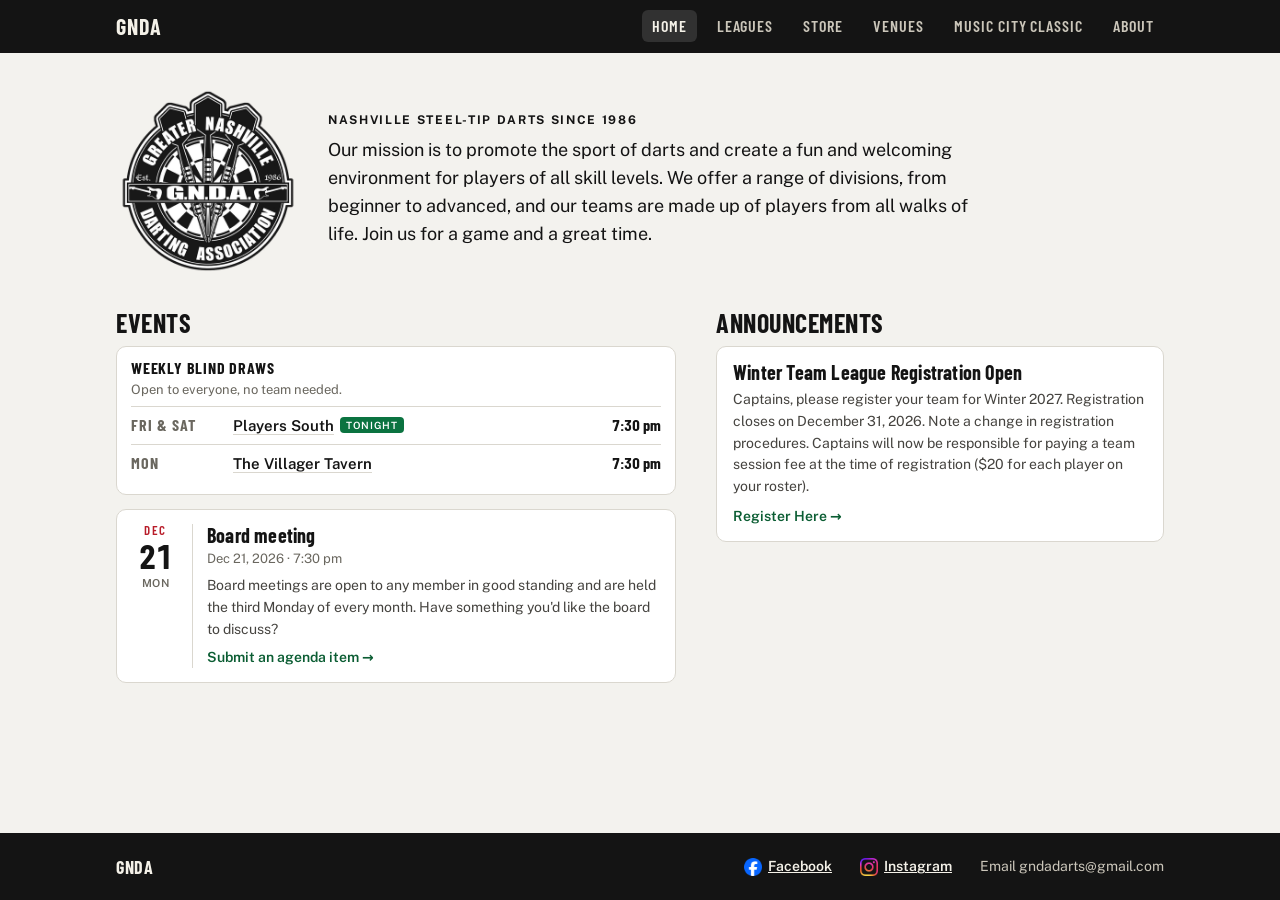
<file: index.html>
<!doctype html>
<html lang="en">
<head>
<meta charset="utf-8">
<meta name="viewport" content="width=device-width, initial-scale=1, viewport-fit=cover">
<meta name="robots" content="noindex, nofollow">
<title>Greater Nashville Darting Association</title>
<meta name="claude:viewport-fit-sides" content="cover">
<link rel="icon" type="image/png" href="assets/favicon.png">
<meta name="description" content="Steel-tip darts in Nashville: weekly blind draws, league play and the Music City Classic.">
<link rel="preconnect" href="https://fonts.googleapis.com">
<link rel="preconnect" href="https://fonts.gstatic.com" crossorigin>
<link rel="stylesheet" href="https://fonts.googleapis.com/css2?family=Barlow+Condensed:wght@500;600;700&family=Public+Sans:wght@400;500;600;700&display=swap">
<link rel="stylesheet" href="assets/site.css">
<link rel="stylesheet" href="assets/pages.css">
<style>
/* Home layout: hero band (logo + who we are), then Events (weekly blind draws + dated events) beside Announcements.
   Phones: one column, announcements first. No announcements: events take the full width. */
.hero{padding-block:36px 28px}
.hero .wrap{display:grid;grid-template-columns:auto 1fr;gap:28px;align-items:center}
.logo{width:184px;flex:none}
.logo img{display:block;width:100%;height:auto}
h1{position:absolute;width:1px;height:1px;overflow:hidden;clip:rect(0 0 0 0);white-space:nowrap}
.mission{font-size:clamp(16px,1.9vw,18px);line-height:1.55;color:var(--ink);max-width:60ch;margin:10px 0 0;text-wrap:pretty}
.mission p{margin:0}
.mission p+p{margin-top:10px}

main .wrap{display:grid;grid-template-columns:minmax(0,1.25fr) minmax(0,1fr);gap:40px;padding-block:8px 56px;align-items:start}
main .wrap.solo{grid-template-columns:minmax(0,1fr);max-width:760px}

/* Weekly blind draws: a compact box at the top of Events */
.draws{background:var(--surface);border:1px solid var(--rule);border-radius:10px;padding:12px 14px;margin:0 0 14px}
.draws h3{margin:0;font-size:16px;color:var(--ink)}
.draws .sub{margin:2px 0 6px;font-size:13px;color:var(--muted)}
.draws ul{list-style:none;margin:0;padding:0}
.draws li{display:grid;grid-template-columns:6em minmax(0,1fr) auto;gap:2px 12px;padding:7px 0;border-top:1px solid var(--rule);align-items:baseline}
.draws .day{font:700 16px/1.1 var(--display);letter-spacing:.06em;text-transform:uppercase;color:var(--muted);white-space:nowrap}
.draws .v{font-weight:600;font-size:15px;color:var(--ink)}
.draws .v a{color:inherit;text-decoration-color:var(--rule);text-underline-offset:3px}
.draws .t{font:700 16px/1.1 var(--display);font-variant-numeric:tabular-nums;white-space:nowrap}
.draws .note{grid-column:2/4;font-size:13px;color:var(--ink2)}
.tonight{display:inline-block;font:600 10px/1 var(--body);letter-spacing:.1em;text-transform:uppercase;color:var(--surface);background:var(--green);padding:3px 6px;border-radius:4px;vertical-align:2px;margin-left:6px}

/* Announcements */
.anns{list-style:none;margin:0;padding:0;display:grid;gap:12px}
.ann{background:var(--surface);border:1px solid var(--rule);border-radius:10px;padding:14px 16px}
.ann h4{font:700 20px/1.1 var(--display);margin:0;letter-spacing:.01em;text-wrap:balance}
.ann p{margin:6px 0 0;font-size:14px;color:var(--ink2)}
.ann .go{display:inline-block;margin-top:8px;font-weight:600;font-size:14px;text-decoration:none}
.ann .until{display:block;margin-top:8px;font-size:12px;color:var(--muted)}

/* Dated events */
.events{list-style:none;margin:0;padding:0;display:grid;gap:12px}
.ev{display:grid;grid-template-columns:62px minmax(0,1fr);gap:14px;background:var(--surface);border:1px solid var(--rule);border-radius:10px;padding:14px;scroll-margin-top:80px}
.ev:target{border-color:var(--green);box-shadow:0 0 0 2px var(--green-soft)}
.date{text-align:center;border-right:1px solid var(--rule);padding-right:12px}
.date .m{display:block;font:600 13px/1 var(--display);letter-spacing:.12em;text-transform:uppercase;color:var(--red)}
.date .d{display:block;font:700 34px/1 var(--display);font-variant-numeric:tabular-nums;margin-top:2px}
.date .w{display:block;font:600 11px/1.2 var(--body);color:var(--muted);margin-top:4px;text-transform:uppercase;letter-spacing:.06em}
.date.tba .d{font-size:22px;margin-top:6px}
.ev h4{font:700 20px/1.1 var(--display);margin:0;letter-spacing:.01em;text-wrap:balance}
.ev .info{font-size:13px;color:var(--muted);margin:3px 0 0}
.ev p{margin:6px 0 0;font-size:14px;color:var(--ink2)}
.ev .more{display:inline-block;margin-top:6px;font-weight:600;font-size:14px;text-decoration:none}
.ev .more.soon{color:var(--muted);font-weight:500}
.ev .links{display:flex;flex-wrap:wrap;gap:4px 18px}
.ev .info a{color:inherit;text-decoration-color:var(--rule);text-underline-offset:3px}
.ev .every{display:block;font:600 11px/1.2 var(--body);color:var(--muted);margin-top:4px;text-transform:uppercase;letter-spacing:.06em}
.ev details{margin-top:8px}
.ev summary{cursor:pointer;font-weight:600;font-size:14px;color:var(--link);list-style:none;display:inline-flex;align-items:center;gap:6px}
.ev summary::-webkit-details-marker{display:none}
.ev summary::after{content:"";width:7px;height:7px;border-right:2px solid currentColor;border-bottom:2px solid currentColor;transform:rotate(45deg) translateY(-2px);transition:transform .15s}
.ev details[open] summary::after{transform:rotate(-135deg) translateY(-2px)}
.ev details .body{margin-top:8px;padding-top:8px;border-top:1px solid var(--rule);font-size:14px;color:var(--ink2)}
.ev details .body p{margin:0 0 8px}
.ev details .body ul{margin:0 0 8px;padding-left:18px}


@media (max-width:820px){ main .wrap{grid-template-columns:minmax(0,1fr);gap:32px} #news{order:-1} }
@media (max-width:560px){
  .hero{padding-block:24px 20px}
  .hero .wrap{grid-template-columns:minmax(0,1fr);gap:16px}
  .logo{width:120px}
  .draws li{gap:2px 10px}
}
</style>
</head>
<body>

<script src="assets/site.js" data-root="" data-page="home"></script>

<div class="hero">
  <div class="wrap">
    <div class="logo">
      <img src="assets/logo.png" alt="Greater Nashville Darting Association logo, established 1986" width="400" height="400">
    </div>
    <div>
      <p class="eyebrow">Nashville steel-tip darts since 1986</p>
      <h1>Greater Nashville Darting Association</h1>
      <div class="mission" id="mission"></div>
    </div>
  </div>
</div>

<main>
  <div class="wrap">
    <section id="events" aria-labelledby="events-h">
      <h2 id="events-h">Events</h2>
      <div class="draws" id="draws-box">
        <h3>Weekly blind draws</h3>
        <p class="sub">Open to everyone, no team needed.</p>
        <ul id="draws"></ul>
      </div>
      <ul class="events" id="dated"></ul>
    </section>

    <section id="news" aria-labelledby="news-h">
      <h2 id="news-h">Announcements</h2>
      <ul class="anns" id="anns"></ul>
    </section>
  </div>
</main>


<script src="data/venues.js"></script>
<script src="data/home.js"></script>
<script src="data/sheet.js"></script>
<script>
(function(){
  var C = window.GNDA_HOME || {mission:"",events:[],announcements:[]};
  var V = window.GNDA_VENUES || {venues:[],blindDraws:[]};
  var DAYS = ["Sunday","Monday","Tuesday","Wednesday","Thursday","Friday","Saturday"];
  var MON = ["Jan","Feb","Mar","Apr","May","Jun","Jul","Aug","Sep","Oct","Nov","Dec"];

  function esc(s){return String(s==null?"":s).replace(/[&<>"']/g,function(c){return {"&":"&amp;","<":"&lt;",">":"&gt;",'"':"&quot;","'":"&#39;"}[c]})}
  // Full web addresses, or pages in this site (no other link types)
  function url(s){s=String(s||"").trim();return /^https?:\/\//i.test(s)||(s && !/^[a-z][a-z0-9+.-]*:/i.test(s))?s:""}

  // Today's date and weekday in Nashville time, whatever the viewer's time zone.
  var parts = new Intl.DateTimeFormat("en-US",{timeZone:"America/Chicago",year:"numeric",month:"2-digit",day:"2-digit",weekday:"long"}).formatToParts(new Date());
  var P = {}; parts.forEach(function(p){P[p.type]=p.value});
  var today = P.year+"-"+P.month+"-"+P.day;
  var todayIdx = DAYS.indexOf(P.weekday);

  function ymd(s){var m=/^(\d{4})-(\d{2})-(\d{2})$/.exec(s||"");return m?{y:+m[1],m:+m[2],d:+m[3]}:null}
  function weekday(s){var d=ymd(s);return d?DAYS[new Date(Date.UTC(d.y,d.m-1,d.d)).getUTCDay()]:""}
  function longDate(s){var d=ymd(s);return d?MON[d.m-1]+" "+d.d+", "+d.y:""}

  // Mission
  var mission = [].concat(C.mission || []);
  document.getElementById("mission").innerHTML = mission.map(function(p){return "<p>"+esc(p)+"</p>"}).join("");

  // Venues, looked up by name for blind-draw addresses
  var VENUES = V.venues||[], byName = {};
  VENUES.forEach(function(v){byName[String(v.name).toLowerCase()]=v});
  function mapLink(name,address){return 'https://www.google.com/maps/search/?api=1&query='+encodeURIComponent((name?name+", ":"")+address)}

  // Weekly blind draws: one line per venue and time, days combined ("Fri & Sat"), starting from today
  var SHORT = ["Sun","Mon","Tue","Wed","Thu","Fri","Sat"];
  function ahead(day){return (DAYS.indexOf(day)-todayIdx+7)%7}
  var groups = [], gByKey = {};
  (V.blindDraws||[]).forEach(function(b){
    if(DAYS.indexOf(b.day)<0) return;
    var k = [String(b.venue).toLowerCase(), b.time, b.notes||""].join("|");
    if(!gByKey[k]){ gByKey[k] = {venue:b.venue, time:b.time, notes:b.notes, days:[]}; groups.push(gByKey[k]); }
    gByKey[k].days.push(b.day);
  });
  groups.forEach(function(g){
    g.days.sort(function(a,b){return DAYS.indexOf(a)-DAYS.indexOf(b)});
    g.next = Math.min.apply(null, g.days.map(ahead));
  });
  groups.sort(function(a,b){return a.next-b.next || String(a.time).localeCompare(String(b.time))});
  document.getElementById("draws").innerHTML = groups.length ? groups.map(function(g){
    var isToday = g.days.indexOf(DAYS[todayIdx])>=0;
    var v = byName[String(g.venue).toLowerCase()] || {};
    var name = v.address ? '<a href="'+mapLink(g.venue,v.address)+'" rel="noopener" title="'+esc(v.address)+'">'+esc(g.venue)+'</a>' : esc(g.venue);
    return '<li>'+
      '<span class="day" title="'+esc(g.days.join(", "))+'">'+esc(g.days.map(function(d){return SHORT[DAYS.indexOf(d)]}).join(" & "))+'</span>'+
      '<span class="v">'+name+(isToday?'<span class="tonight">Tonight</span>':'')+'</span>'+
      '<span class="t">'+esc(g.time)+'</span>'+
      (g.notes?'<span class="note">'+esc(g.notes)+'</span>':'')+
    '</li>';
  }).join("") : '<li><span class="note">No weekly blind draws listed right now.</span></li>';
  if(!groups.length) document.getElementById("draws-box").hidden = true;

  // Announcements: shown from "from" (optional) through "until"; pinned first, then newest first
  var anns = (C.announcements||[]).filter(function(a){
    return a.title && (!a.from || a.from <= today) && (!a.until || a.until >= today);
  }).map(function(a,i){a._i=i;return a}).sort(function(a,b){
    return (b.pinned?1:0)-(a.pinned?1:0) || String(b.from||"").localeCompare(String(a.from||"")) || a._i-b._i;
  });
  if(anns.length){
    document.getElementById("anns").innerHTML = anns.map(function(a){
      var go = url(a.link) ? '<a class="go" href="'+esc(url(a.link))+'" rel="noopener">'+esc(a.linkText||"Learn more")+' →</a>' : "";
      return '<li class="ann'+(a.pinned?' pinned':'')+'"><h4>'+esc(a.title)+'</h4>'+(a.text?'<p>'+esc(a.text)+'</p>':'')+go+'</li>';
    }).join("");
  } else {
    document.getElementById("news").hidden = true;
    document.querySelector("main .wrap").classList.add("solo");
  }

  // "More info" expansion: a list of paragraphs; a paragraph given as a list becomes bullets
  function moreInfo(m){
    if(!m || !m.length) return "";
    var body = (typeof m==="string"?[m]:m).map(function(x){
      return Array.isArray(x) ? '<ul>'+x.map(function(i){return '<li>'+esc(i)+'</li>'}).join("")+'</ul>' : '<p>'+esc(x)+'</p>';
    }).join("");
    return '<details><summary>More info</summary><div class="body">'+body+'</div></details>';
  }

  // Repeating events ("third Monday", "first Saturday", "last Wednesday"...): show the next one
  var ORD = {first:1, second:2, third:3, fourth:4, last:-1};
  function pad(n){return (n<10?"0":"")+n}
  function nthWeekday(y, m, ord, wd){           // m is 1–12; returns YYYY-MM-DD
    var d;
    if(ord===-1){ var last=new Date(Date.UTC(y,m,0)); d=last.getUTCDate()-((last.getUTCDay()-wd+7)%7); }
    else { var first=new Date(Date.UTC(y,m-1,1)).getUTCDay(); d=1+((wd-first+7)%7)+7*(ord-1); }
    return y+"-"+pad(m)+"-"+pad(d);
  }
  function nextRepeat(rule){
    var m=/^(first|second|third|fourth|last)\s+(sunday|monday|tuesday|wednesday|thursday|friday|saturday)$/i.exec(String(rule||"").trim());
    if(!m) return "";
    var ord=ORD[m[1].toLowerCase()], wd=DAYS.map(function(x){return x.toLowerCase()}).indexOf(m[2].toLowerCase());
    var y=+P.year, mo=+P.month, d=nthWeekday(y,mo,ord,wd);
    if(d<today){ mo++; if(mo>12){mo=1;y++;} d=nthWeekday(y,mo,ord,wd); }
    return d;
  }
  (C.events||[]).forEach(function(e){ if(e.repeat){ e.date = nextRepeat(e.repeat); } });

  // Dated events: hide once their last day has passed; soonest first
  var evs = (C.events||[]).filter(function(e){return (e.end||e.date||"9999") >= today})
    .sort(function(a,b){return String(a.date).localeCompare(String(b.date))});
  document.getElementById("dated").innerHTML = evs.length ? evs.map(function(e){
    var d = ymd(e.date), dateBox;
    if(e.when || !d){
      dateBox = '<div class="date tba"><span class="m">'+(d?MON[d.m-1]:"")+'</span><span class="d">TBA</span></div>';
    } else {
      var span = e.end && e.end!==e.date ? (function(){var z=ymd(e.end);return z&&z.m===d.m? d.d+"–"+z.d : ""})() : "";
      dateBox = '<div class="date"><span class="m">'+MON[d.m-1]+'</span><span class="d">'+(span||d.d)+'</span><span class="w">'+(span?"":weekday(e.date).slice(0,3))+'</span></div>';
    }
    var when = e.when || (longDate(e.date)+(e.end&&e.end!==e.date?" – "+longDate(e.end):""));
    var pv = byName[String(e.place||"").toLowerCase()];
    var place = pv && pv.address ? '<a href="'+mapLink(e.place,pv.address)+'" rel="noopener" title="'+esc(pv.address)+'">'+esc(e.place)+'</a>' : esc(e.place);
    var info = [esc(when), esc(e.time), e.place && e.place!=="TBA" ? place : (e.place ? "Venue TBA" : "")].filter(Boolean).join(" · ");
    var link = url(e.link) ? '<a class="more" href="'+esc(url(e.link))+'" rel="noopener">'+esc(e.linkText||"Details")+' →</a>'
      : (e.linkText ? '<span class="more soon">'+esc(e.linkText)+' (coming soon)</span>' : "");
    var flyer = url(e.flyer) ? '<a class="more" href="'+esc(url(e.flyer))+'" rel="noopener">View flyer →</a>' : "";
    var more = moreInfo(e.more);
    var id = e.id ? ' id="'+esc(e.id)+'"' : '';
    return '<li class="ev"'+id+'>'+dateBox+'<div><h4>'+esc(e.title)+'</h4><p class="info">'+info+'</p>'+(e.details?'<p>'+esc(e.details)+'</p>':'')+more+((link||flyer)?'<div class="links">'+link+flyer+'</div>':'')+'</div></li>';
  }).join("") : '<li><p class="empty">Nothing scheduled right now. Check back soon.</p></li>';

  // A link to #event-id opens that event's details and scrolls to it
  function openTarget(){
    var h = decodeURIComponent(location.hash.slice(1)); if(!h) return;
    var el = document.getElementById(h); if(!el || !el.classList.contains("ev")) return;
    var d = el.querySelector("details"); if(d) d.open = true;
    el.scrollIntoView({block:"start"});
  }
  window.addEventListener("hashchange", openTarget);
  setTimeout(openTarget, 0);


})();
</script>
</body>
</html>
</file>
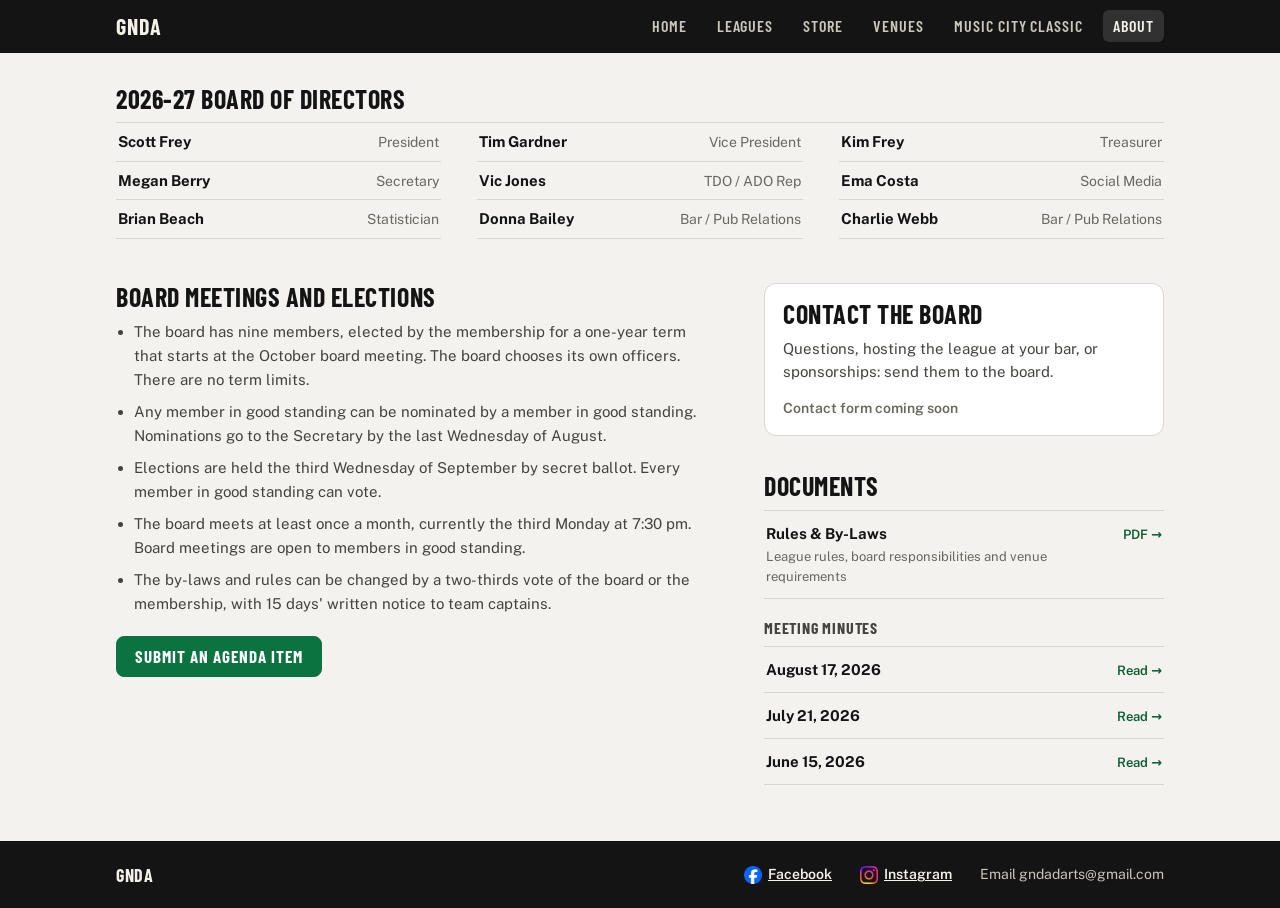
<file: about/index.html>
<!doctype html>
<html lang="en">
<head>
<meta charset="utf-8">
<meta name="viewport" content="width=device-width, initial-scale=1, viewport-fit=cover">
<meta name="robots" content="noindex, nofollow">
<title>About · GNDA</title>
<meta name="claude:viewport-fit-sides" content="cover">
<link rel="icon" type="image/png" href="../assets/favicon.png">
<meta name="description" content="The GNDA board of directors, board meetings and elections, the Rules & By-Laws, meeting minutes, and how to contact the board.">
<link rel="preconnect" href="https://fonts.googleapis.com">
<link rel="preconnect" href="https://fonts.gstatic.com" crossorigin>
<link rel="stylesheet" href="https://fonts.googleapis.com/css2?family=Barlow+Condensed:wght@500;600;700&family=Public+Sans:wght@400;500;600;700&display=swap">
<link rel="stylesheet" href="../assets/site.css">
<link rel="stylesheet" href="../assets/pages.css">
<style>
/* About layout: board of directors as a compact name/role list (three columns); below it, meetings & elections (wide) beside
   documents, minutes and contact (narrow). One column on phones. */
.sr{position:absolute;width:1px;height:1px;overflow:hidden;clip:rect(0 0 0 0);white-space:nowrap}
main .wrap{padding-block:32px 56px}

.board{list-style:none;margin:10px 0 0;padding:0;display:grid;grid-template-columns:repeat(3,minmax(0,1fr));gap:0 36px;border-top:1px solid var(--rule)}
.person{border-bottom:1px solid var(--rule);padding:9px 2px;display:flex;justify-content:space-between;align-items:baseline;gap:12px;min-width:0}
.person b{font:700 15px/1.3 var(--body)}
.person .role{font-size:14px;line-height:1.3;color:var(--muted);text-align:right}
@media (max-width:820px){ .board{grid-template-columns:minmax(0,1fr)} }

.cols{display:grid;grid-template-columns:minmax(0,1.5fr) minmax(0,1fr);gap:40px 48px;align-items:start;margin-top:44px}
.gov{margin:0;padding-left:18px;color:var(--ink2);line-height:1.6;max-width:68ch}
.gov li+li{margin-top:8px}
.agenda{margin:20px 0 0}
.agenda:empty{display:none}
.side{display:grid;gap:36px;min-width:0}

.list{list-style:none;margin:0;padding:0;border-top:1px solid var(--rule)}
.list li{border-bottom:1px solid var(--rule)}
.list a{display:flex;align-items:baseline;justify-content:space-between;gap:12px;padding:11px 2px;text-decoration:none;color:var(--ink)}
.list a:hover b{text-decoration:underline;text-decoration-color:var(--rule);text-underline-offset:3px}
.list b{font-weight:700;font-size:15px}
.list small{display:block;font-size:13px;color:var(--muted);font-weight:400;margin-top:2px}
.go{font-size:13px;font-weight:600;color:var(--link);white-space:nowrap}
h3.minor{margin:20px 0 8px;font-size:16px}

.contact{background:var(--surface);border:1px solid var(--rule);border-radius:12px;padding:16px 18px;scroll-margin-top:90px}
.contact p{margin:0 0 12px;color:var(--ink2);font-size:15px}
.btn.primary{background:var(--green);color:var(--surface);border:1px solid var(--green)}
.soon{display:inline-block;font-weight:600;font-size:14px;color:var(--muted)}

@media (max-width:820px){ .cols{grid-template-columns:minmax(0,1fr);gap:36px} }
</style>
</head>
<body>
<script src="../assets/site.js" data-root="../" data-page="about"></script>
<h1 class="sr">About the GNDA board</h1>

<main>
  <div class="wrap">
    <section aria-labelledby="board-h">
      <h2 id="board-h"></h2>
      <ul class="board" id="board"></ul>
    </section>

    <div class="cols">
      <section aria-labelledby="gov-h">
        <h2 id="gov-h">Board meetings and elections</h2>
        <ul class="gov" id="gov"></ul>
        <p class="agenda" id="agenda"></p>
      </section>

      <div class="side">
        <section class="contact" id="contact" aria-labelledby="contact-h">
          <h2 id="contact-h">Contact the board</h2>
          <p id="contact-text"></p>
          <div id="contact-action"></div>
        </section>

        <section aria-labelledby="docs-h">
          <h2 id="docs-h">Documents</h2>
          <ul class="list" id="docs"></ul>
          <h3 class="minor" id="minutes">Meeting minutes</h3>
          <ul class="list" id="mins"></ul>
        </section>
      </div>
    </div>
  </div>
</main>

<script src="../data/about.js"></script>
<script src="../data/sheet.js"></script>
<script>
(function(){
  var A = window.GNDA_ABOUT || {};
  var MON = ["January","February","March","April","May","June","July","August","September","October","November","December"];
  function esc(s){return String(s==null?"":s).replace(/[&<>"']/g,function(c){return {"&":"&amp;","<":"&lt;",">":"&gt;",'"':"&quot;","'":"&#39;"}[c]})}
  function $(id){return document.getElementById(id)}
  function link(l){l=String(l||""); return /^https?:\/\//i.test(l) ? l : (l ? "../"+l : "")}
  function longDate(s){var m=/^(\d{4})-(\d{2})-(\d{2})$/.exec(s||"");return m?MON[+m[2]-1]+" "+(+m[3])+", "+m[1]:esc(s)}
  function isPdf(l){return /\.pdf($|\?)/i.test(l||"")}

  $("board-h").textContent = A.boardTitle || "Board of Directors";
  $("board").innerHTML = (A.board||[]).map(function(p){
    return '<li class="person"><b>'+esc(p.name)+'</b><span class="role">'+esc(p.role)+'</span></li>';
  }).join("") || '<li><p class="empty">Board list coming soon.</p></li>';

  $("gov").innerHTML = (A.governance||[]).map(function(g){return "<li>"+esc(g)+"</li>"}).join("");

  if (A.agenda && A.agenda.link) $("agenda").innerHTML = '<a class="btn primary" href="'+esc(link(A.agenda.link))+'">'+esc(A.agenda.linkText||"Submit an agenda item")+'</a>';

  var c = A.contact || {};
  $("contact-text").textContent = c.text || "";
  $("contact-action").innerHTML = c.link
    ? '<a class="btn primary" href="'+esc(link(c.link))+'" rel="noopener">'+esc(c.linkText||"Contact the board")+'</a>'
    : '<span class="soon">Contact form coming soon</span>';

  $("docs").innerHTML = (A.documents||[]).map(function(d){
    return '<li><a href="'+esc(link(d.link))+'" rel="noopener"><span><b>'+esc(d.title)+'</b>'+(d.note?'<small>'+esc(d.note)+'</small>':'')+'</span>'+
      '<span class="go">'+(isPdf(d.link)?"PDF":"Open")+' →</span></a></li>';
  }).join("") || '<li><p class="empty">Documents coming soon.</p></li>';

  $("mins").innerHTML = (A.minutes||[]).slice().sort(function(a,b){return String(b.date).localeCompare(String(a.date))}).map(function(m){
    return '<li><a href="'+esc(link(m.link))+'" rel="noopener"><b>'+longDate(m.date)+'</b><span class="go">Read →</span></a></li>';
  }).join("") || '<li><p class="empty">No minutes posted yet.</p></li>';
})();
</script>
</body>
</html>
</file>
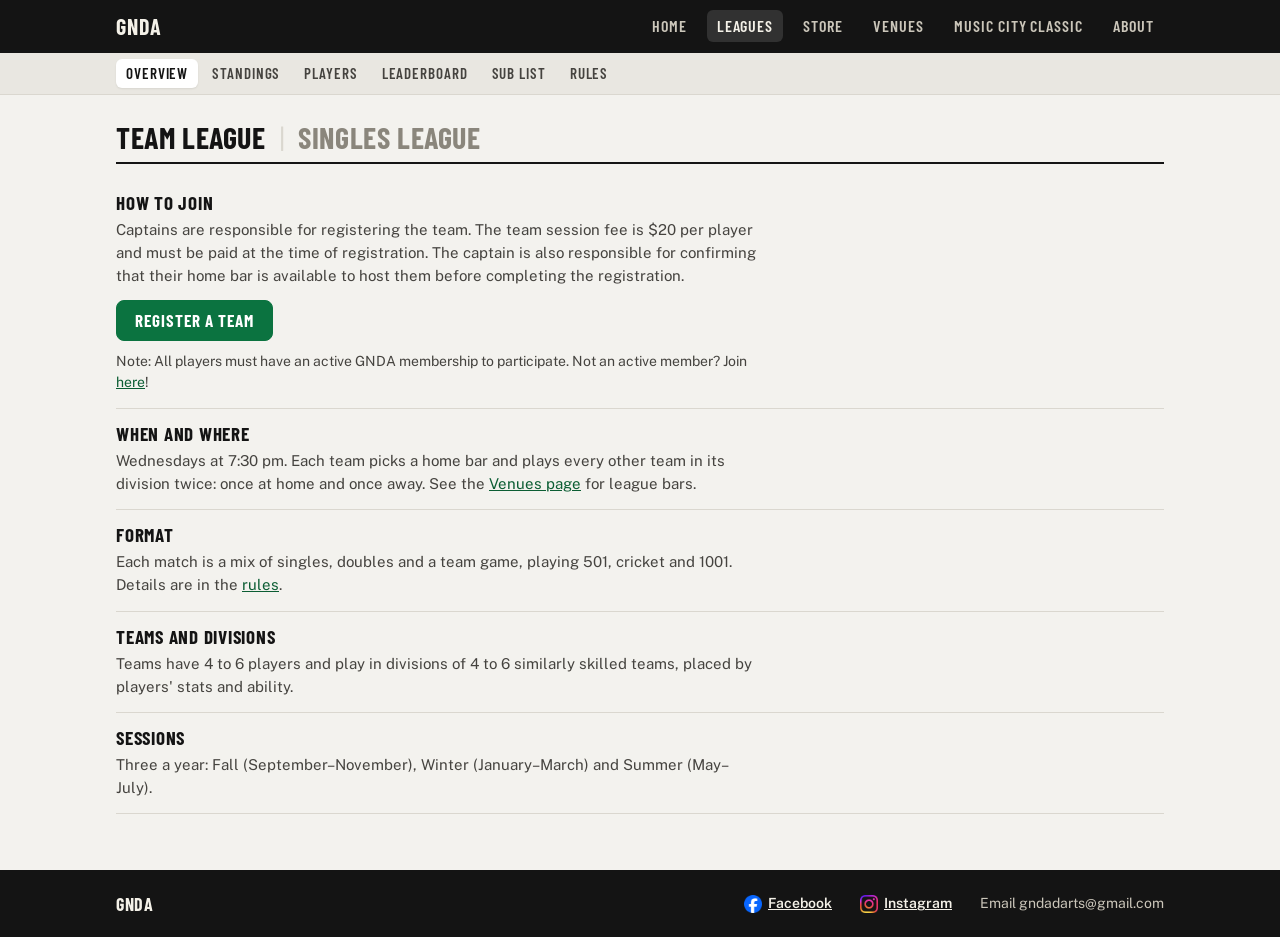
<file: league/index.html>
<!doctype html>
<html lang="en">
<head>
<meta charset="utf-8">
<meta name="viewport" content="width=device-width, initial-scale=1, viewport-fit=cover">
<meta name="robots" content="noindex, nofollow">
<title>Leagues · GNDA</title>
<meta name="claude:viewport-fit-sides" content="cover">
<link rel="icon" type="image/png" href="../assets/favicon.png">
<meta name="description" content="The GNDA team league and singles league: how they work, when they play and what they cost.">
<link rel="preconnect" href="https://fonts.googleapis.com">
<link rel="preconnect" href="https://fonts.gstatic.com" crossorigin>
<link rel="stylesheet" href="https://fonts.googleapis.com/css2?family=Barlow+Condensed:wght@500;600;700&family=Public+Sans:wght@400;500;600;700&display=swap">
<link rel="stylesheet" href="../assets/site.css">
<link rel="stylesheet" href="../assets/pages.css">
<style>
.sr{position:absolute;width:1px;height:1px;overflow:hidden;clip:rect(0 0 0 0);white-space:nowrap}
main .wrap{padding-block:28px 56px}
/* Overview: how it works. */
.how{list-style:none;margin:0;padding:0}
.how li:first-child{padding-top:0}
.how li{padding:14px 0;border-bottom:1px solid var(--rule)}
.how b{display:block;font:700 19px/1.15 var(--display);text-transform:uppercase;letter-spacing:.04em}
.how p{margin:4px 0 0;color:var(--ink2);max-width:72ch}
.part + .part{margin-top:44px}
.how .act{margin:12px 0 4px}
.how .jnote{margin-top:10px;font-size:14px}
.btn.primary{background:var(--green);color:var(--surface);border:1px solid var(--green)}
/* Singles divisions table */
.divs{width:100%;max-width:760px;border-collapse:collapse;margin:10px 0 8px;font-size:15px;background:var(--surface);border:1px solid var(--rule);border-radius:10px;overflow:hidden}
.divs th,.divs td{text-align:left;padding:9px 12px;border-top:1px solid var(--rule);vertical-align:top}
.divs thead th{border-top:0;font:600 12px/1.2 var(--body);letter-spacing:.08em;text-transform:uppercase;color:var(--muted);background:var(--sunk)}
.divs td:first-child{font-weight:700;white-space:nowrap}
@media (max-width:520px){ .divs thead{display:none} .divs tr{display:block;border-top:1px solid var(--rule);padding:8px 12px} .divs tr:first-child{border-top:0} .divs td{display:block;border:0;padding:2px 0} }
</style>
</head>
<body>
<script src="../assets/site.js" data-root="../" data-page="league" data-sub="overview"></script>
<h1 class="sr" id="sr-title">League overview</h1>

<main>
  <div class="wrap">
    <section class="part" aria-labelledby="sr-title"><ul class="how" id="how"></ul></section>
  </div>
</main>
<script src="../data/league.js"></script>
<script>
(function(){
  var L = window.GNDA_LEAGUE || {};
  function esc(s){return String(s==null?"":s).replace(/[&<>"']/g,function(c){return {"&":"&amp;","<":"&lt;",">":"&gt;",'"':"&quot;","'":"&#39;"}[c]})}
  function $(id){return document.getElementById(id)}
  // [text](link) in a paragraph becomes a link; site pages are relative to the top folder
  function linkify(t){
    return esc(t).replace(/\[([^\]]+)\]\(([^)\s]+)\)/g, function(m, txt, url){
      var u = /^https?:\/\//i.test(url) ? url : "../" + url.replace(/^\/+/, "");
      return '<a href="'+u+'">'+txt+'</a>';
    });
  }
  function item(h, O){
    var join = O && h.title==="How to join";
    return '<li><b>'+esc(h.title)+'</b><p>'+linkify(h.text)+'</p>'+
      (join && O.register ? '<p class="act"><a class="btn primary" href="../'+esc(O.register[1])+'">'+esc(O.register[0])+'</a></p>' : '')+
      (join && O.joinNote ? '<p class="jnote">'+linkify(O.joinNote)+'</p>' : '')+'</li>';
  }
  // The league switch in the header (site.js) picks which overview shows (#team, #singles; Team by default)
  function show(){
    var key = location.hash==="#singles" ? "singles" : "team", O = (L.overview||{})[key] || {};
    $("how").innerHTML = (O.items||[]).map(function(h){ return item(h, O); }).join("");
    $("sr-title").textContent = O.name+" overview";
    document.title = O.name+" · GNDA";
    if(window.GNDA && GNDA.setSub) GNDA.setSub(key==="singles" ? "s-overview" : "overview");
  }
  window.addEventListener("hashchange", show);
  show();
})();
</script>
</body>
</html>
</file>
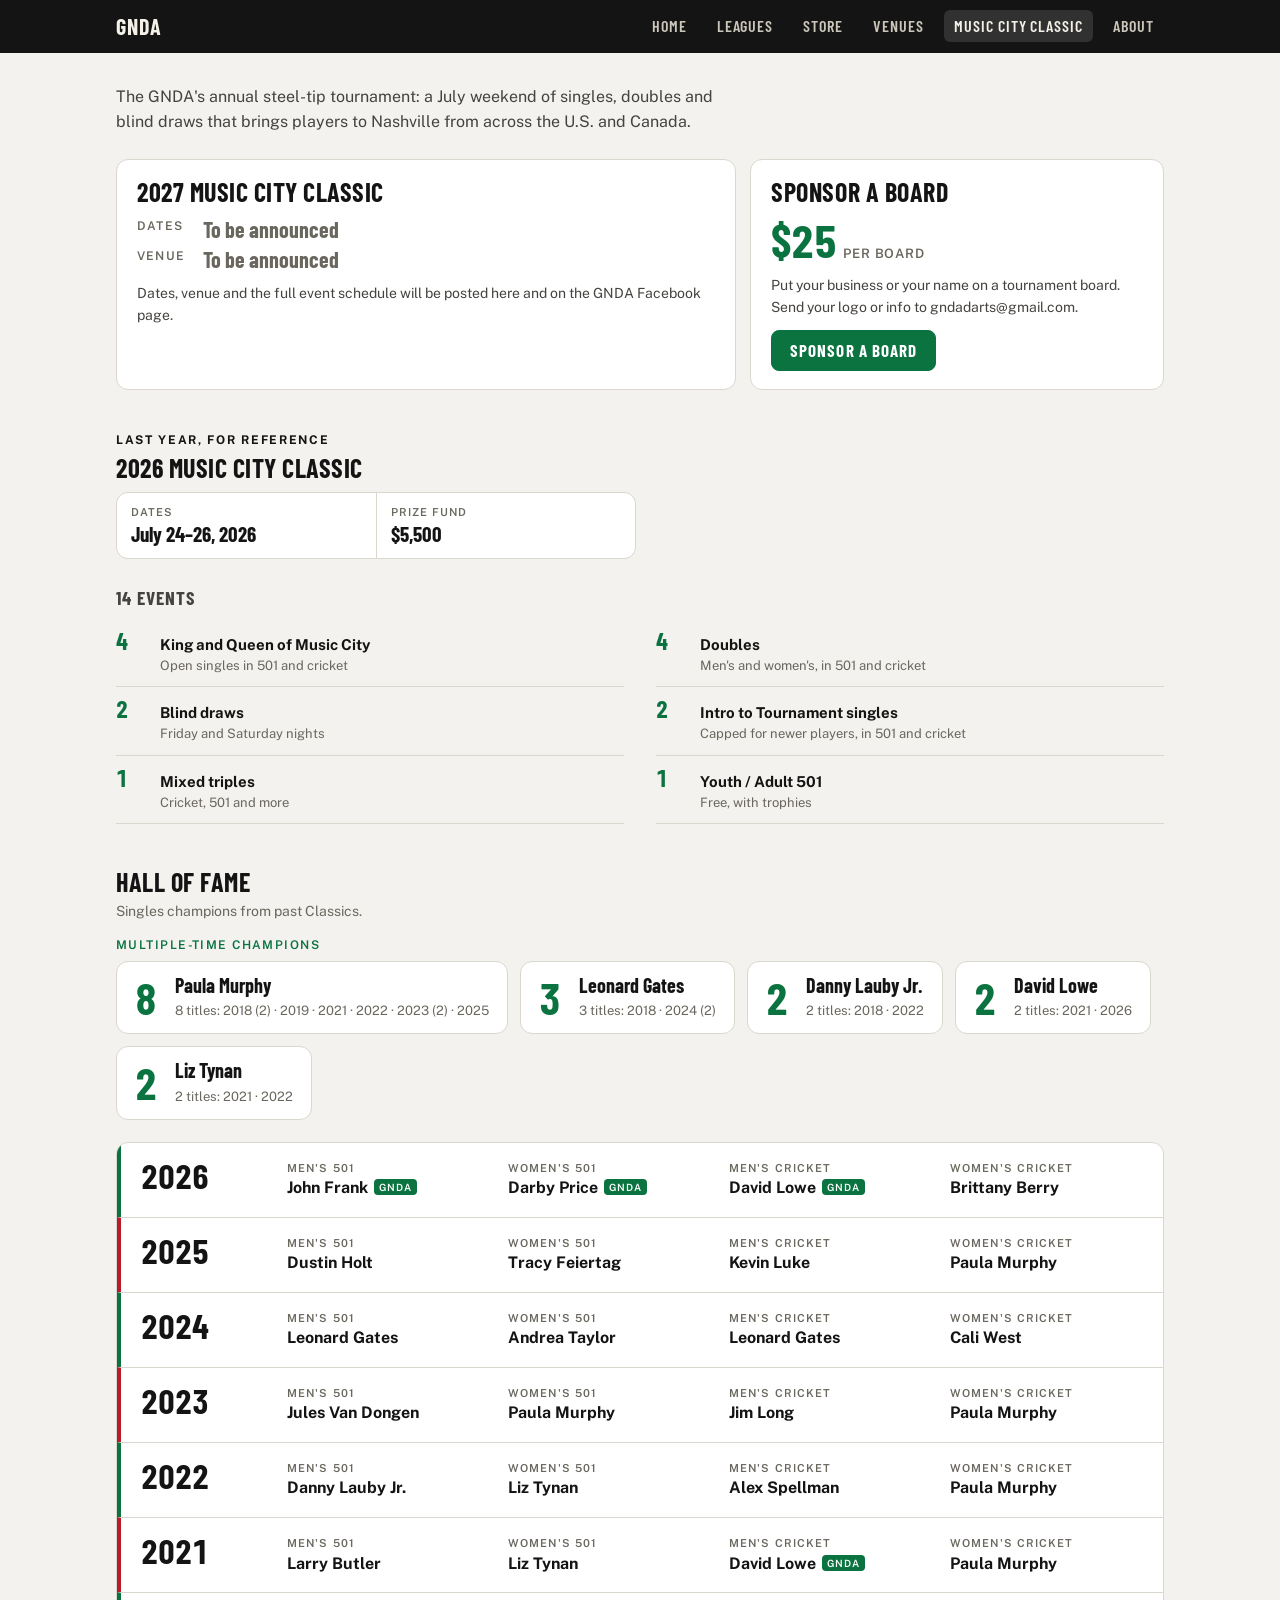
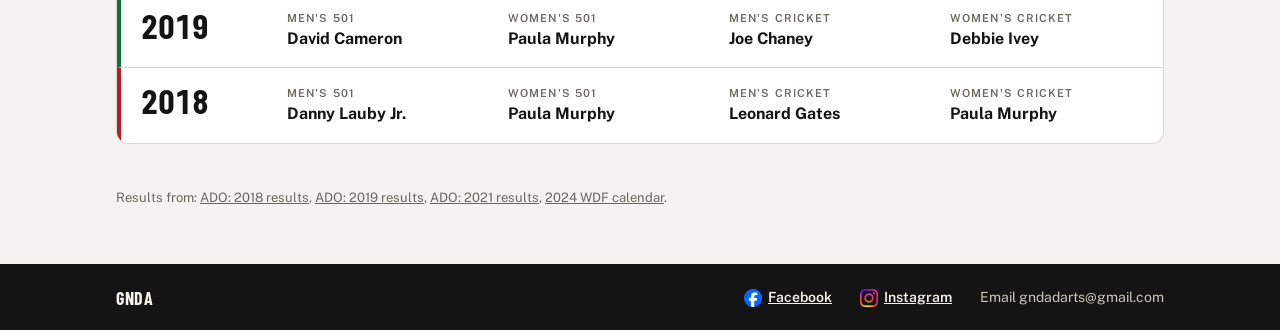
<file: musiccityclassic/index.html>
<!doctype html>
<html lang="en">
<head>
<meta charset="utf-8">
<meta name="viewport" content="width=device-width, initial-scale=1, viewport-fit=cover">
<meta name="robots" content="noindex, nofollow">
<title>Music City Classic · GNDA</title>
<meta name="claude:viewport-fit-sides" content="cover">
<link rel="icon" type="image/png" href="../assets/favicon.png">
<meta name="description" content="The Music City Classic: the Greater Nashville Darting Association's annual steel-tip dart tournament each July.">
<link rel="preconnect" href="https://fonts.googleapis.com">
<link rel="preconnect" href="https://fonts.gstatic.com" crossorigin>
<link rel="stylesheet" href="https://fonts.googleapis.com/css2?family=Barlow+Condensed:wght@500;600;700&family=Public+Sans:wght@400;500;600;700&display=swap">
<link rel="stylesheet" href="../assets/site.css">
<link rel="stylesheet" href="../assets/pages.css">
<style>
/* Layout: title band; next-tournament and sponsorship panels side by side; last year's dates, prize fund and events; hall of fame (multiple-time champions, then year by year). One column on phones. */
.head{padding-block:32px 4px}
.head .lede{margin-top:0}
.sr{position:absolute;width:1px;height:1px;overflow:hidden;clip:rect(0 0 0 0);white-space:nowrap}
main .wrap{padding-block:20px 56px;display:grid;gap:44px}
.cols{display:grid;grid-template-columns:minmax(0,1.5fr) minmax(0,1fr);gap:14px}
.panel{background:var(--surface);border:1px solid var(--rule);border-radius:12px;padding:18px 20px;min-width:0}
.panel h2{margin-bottom:12px}
.kv{display:grid;grid-template-columns:auto 1fr;gap:6px 18px;margin:0}
.kv dt{font:600 12px/1.6 var(--body);letter-spacing:.1em;text-transform:uppercase;color:var(--muted)}
.kv dd{margin:0;font:700 22px/1.1 var(--display)}
.kv dd.tba{color:var(--muted)}
.panel p{margin:12px 0 0;font-size:14px;color:var(--ink2)}
.price{font:700 46px/1 var(--display);color:var(--green);font-variant-numeric:tabular-nums}
.btn.primary{background:var(--green);color:var(--surface);border:1px solid var(--green)}
.price small{font:600 13px/1 var(--body);color:var(--muted);letter-spacing:.06em;text-transform:uppercase;margin-left:6px}

.facts{display:grid;grid-template-columns:repeat(2,minmax(0,1fr));max-width:520px;gap:1px;background:var(--rule);border:1px solid var(--rule);border-radius:12px;overflow:hidden;margin-top:6px}
.fact{background:var(--surface);padding:12px 14px;min-width:0}
.fact span{display:block;font:600 11px/1.3 var(--body);letter-spacing:.1em;text-transform:uppercase;color:var(--muted)}
.fact b{display:block;font:700 21px/1.15 var(--display);margin-top:3px}


.formats{list-style:none;margin:0;padding:0;display:grid;grid-template-columns:repeat(2,minmax(0,1fr));gap:0 32px}
.formats li{display:grid;grid-template-columns:34px minmax(0,1fr);gap:10px;align-items:baseline;padding:10px 0;border-bottom:1px solid var(--rule)}
.formats .c{font:700 24px/1 var(--display);color:var(--green);font-variant-numeric:tabular-nums}
.formats b{font-weight:700}
.formats small{display:block;font-size:13px;color:var(--muted)}
.hof-lede{color:var(--muted);font-size:14px;margin:-4px 0 16px}
.g-h{font:600 12px/1 var(--body);letter-spacing:.12em;text-transform:uppercase;color:var(--green);margin:0 0 10px}
.g-row{display:flex;flex-wrap:wrap;gap:12px;margin-bottom:22px}
.great{display:flex;align-items:center;gap:14px;background:var(--surface);border:1px solid var(--rule);border-radius:12px;padding:12px 18px 12px 14px;min-width:0}
.great .n{font:700 44px/1 var(--display);color:var(--green);font-variant-numeric:tabular-nums;min-width:30px;text-align:center}
.great b{font:700 20px/1.1 var(--display)}
.great small{display:block;font-size:13px;color:var(--muted);margin-top:2px}
.hof{list-style:none;margin:0;padding:0;background:var(--surface);border:1px solid var(--rule);border-radius:12px;overflow:hidden}
.hof .yr{display:grid;grid-template-columns:130px minmax(0,1fr);gap:16px;padding:16px 20px;border-top:1px solid var(--rule);border-left:4px solid var(--green)}
.hof .yr:first-child{border-top:0}
.hof .yr:nth-child(even){border-left-color:var(--red)}
.hof .y{font:700 34px/1 var(--display);font-variant-numeric:tabular-nums}
.hof .tot{display:block;font-size:13px;color:var(--muted);margin-top:6px;font-variant-numeric:tabular-nums}
.res{list-style:none;margin:2px 0 0;padding:0;display:grid;grid-template-columns:repeat(4,minmax(0,1fr));gap:10px 28px}
.res li{display:flex;flex-direction:column;gap:1px;min-width:0}
.res .ev{font:600 11px/1.3 var(--body);letter-spacing:.1em;text-transform:uppercase;color:var(--muted)}
.res .ch{font-size:16px}
.res .ru{font-size:13px;color:var(--muted);font-variant-numeric:tabular-nums}
.local{display:inline-block;font:600 10px/1 var(--body);letter-spacing:.1em;color:var(--surface);background:var(--green);padding:3px 5px;border-radius:4px;vertical-align:2px;margin-left:6px}
.src{font-size:13px;color:var(--muted);margin:0}
.src a{color:var(--muted)}

@media (max-width:720px){ .cols{grid-template-columns:minmax(0,1fr)} .formats{grid-template-columns:minmax(0,1fr)} }
@media (max-width:900px){ .res{grid-template-columns:repeat(2,minmax(0,1fr))} }
@media (max-width:640px){ .hof .yr{grid-template-columns:minmax(0,1fr);gap:8px;padding:14px 16px} .hof .y{font-size:28px} .hof .tot{display:inline;margin-left:10px} }
@media (max-width:560px){ .head{padding-block:24px 0} }
</style>
</head>
<body>
<script src="../assets/site.js" data-root="../" data-page="mcc"></script>

<div class="head">
  <div class="wrap">
    <h1 class="sr">Music City Classic</h1>
    <p class="lede" id="intro"></p>
  </div>
</div>

<main>
  <div class="wrap">
    <div class="cols">
      <section class="panel" aria-labelledby="next-h">
        <h2 id="next-h"></h2>
        <dl class="kv" id="next"></dl>
        <p id="next-note"></p>
      </section>
      <section class="panel" aria-labelledby="spons-h">
        <h2 id="spons-h">Sponsor a board</h2>
        <div class="price" id="price"></div>
        <p id="spons"></p>
      </section>
    </div>

    <section aria-labelledby="last-h">
      <p class="eyebrow">Last year, for reference</p>
      <h2 id="last-h" style="margin-top:8px"></h2>
      <div class="facts" id="facts"></div>
      <h3 id="ev-h"></h3>
      <ul class="formats" id="formats"></ul>
    </section>

    <section aria-labelledby="hof-h">
      <h2 id="hof-h">Hall of fame</h2>
      <p class="hof-lede">Singles champions from past Classics.</p>
      <div class="greats" id="greats"></div>
      <ol class="hof" id="hof"></ol>
    </section>

    <p class="src" id="sources"></p>
  </div>
</main>

<script src="../data/mcc.js"></script>
<script src="../data/sheet.js"></script>
<script>
(function(){
  var M = window.GNDA_MCC || {};
  function esc(s){return String(s==null?"":s).replace(/[&<>"']/g,function(c){return {"&":"&amp;","<":"&lt;",">":"&gt;",'"':"&quot;","'":"&#39;"}[c]})}
  function $(id){return document.getElementById(id)}
  function money(v){return typeof v==="number" ? "$"+v : esc(v)}
  function mapLink(name,address){return 'https://www.google.com/maps/search/?api=1&query='+encodeURIComponent((name?name+", ":"")+address)}
  function tba(v){return !v || /^tba$/i.test(String(v).trim())}

  $("intro").textContent = M.intro || "";

  // Next tournament
  var n = M.next || {};
  $("next-h").textContent = (n.year||"") + " Music City Classic";
  $("next").innerHTML = [["Dates",n.dates],["Venue",n.venue]].map(function(r){
    return '<dt>'+r[0]+'</dt><dd'+(tba(r[1])?' class="tba"':'')+'>'+(tba(r[1])?"To be announced":esc(r[1]))+'</dd>';
  }).join("");
  $("next-note").textContent = n.note || "";

  // Sponsorship
  var sp = M.sponsorship || {};
  $("price").innerHTML = esc(sp.price||"")+'<small>per board</small>';
  $("spons").textContent = sp.text || "";
  if(sp.link){ $("spons").insertAdjacentHTML("afterend", '<p><a class="btn primary" href="../'+esc(sp.link)+'">'+esc(sp.linkText||"Sponsor a board")+'</a></p>'); }

  // Last year's tournament
  var L = M.last || {};
  $("last-h").textContent = L.title || "";
  $("facts").innerHTML = [["Dates", L.dates], ["Prize fund", L.prizeFund]].filter(function(f){return f[1]})
    .map(function(f){return '<div class="fact"><span>'+f[0]+'</span><b>'+esc(f[1])+'</b></div>'}).join("");
  var F = L.formats || [];
  var total = L.eventsTotal || F.reduce(function(n,f){return n+(f.count||0)},0);
  $("ev-h").textContent = total ? total+" events" : "Events";
  $("formats").innerHTML = F.map(function(f){
    return '<li><span class="c">'+esc(f.count||"")+'</span><span><b>'+esc(f.name)+'</b>'+(f.detail?'<small>'+esc(f.detail)+'</small>':'')+'</span></li>';
  }).join("");

  // Hall of fame
  var HOF = (M.hallOfFame||[]).slice().sort(function(a,b){return b.year-a.year});
  function base(n){return String(n||"").replace(/\s*\(.*?\)\s*$/,"").trim()}

  // Multiple-time champions, worked out from the results below
  var titles = {};
  HOF.forEach(function(y){ (y.results||[]).forEach(function(r){
    var k = base(r.champion); (titles[k] = titles[k] || {name:k, wins:[]}).wins.push({year:y.year, event:r.event});
  }); });
  var greats = Object.keys(titles).map(function(k){return titles[k]}).filter(function(t){return t.wins.length>1})
    .sort(function(a,b){return b.wins.length-a.wins.length || a.name.localeCompare(b.name)});
  $("greats").innerHTML = greats.length ? '<p class="g-h">Multiple-time champions</p><div class="g-row">'+greats.map(function(g){
    var per = {}; g.wins.forEach(function(w){ per[w.year]=(per[w.year]||0)+1; });
    var years = Object.keys(per).sort().map(function(y){return per[y]>1 ? y+" ("+per[y]+")" : y}).join(" · ");
    return '<div class="great"><b class="n">'+g.wins.length+'</b><span><b>'+esc(g.name)+'</b><small>'+g.wins.length+' titles: '+esc(years)+'</small></span></div>';
  }).join("")+'</div>' : "";

  $("hof").innerHTML = HOF.map(function(y){
    var R = y.results||[], total = R.reduce(function(n,r){return n+(r.field||0)},0);
    var res = R.map(function(r){
      return '<li><span class="ev">'+esc(r.event)+'</span><b class="ch">'+esc(r.champion)+(r.local?'<span class="local" title="Greater Nashville Darting Association">GNDA</span>':'')+'</b>'+
        (r.field?'<span class="ru">'+esc(r.field)+' entries</span>':'')+'</li>';
    }).join("");
    return '<li class="yr"><div><b class="y">'+esc(y.year)+'</b>'+(total?'<span class="tot">'+total+' singles entries</span>':'')+'</div><div>'+(res?'<ul class="res">'+res+'</ul>':'')+'</div></li>';
  }).join("");

  // Sources
  var src = M.sources||[];
  $("sources").innerHTML = src.length ? "Results from: "+src.map(function(s){return '<a href="'+esc(s.url)+'" rel="noopener">'+esc(s.label)+'</a>'}).join(", ")+"." : "";
})();
</script>
</body>
</html>
</file>
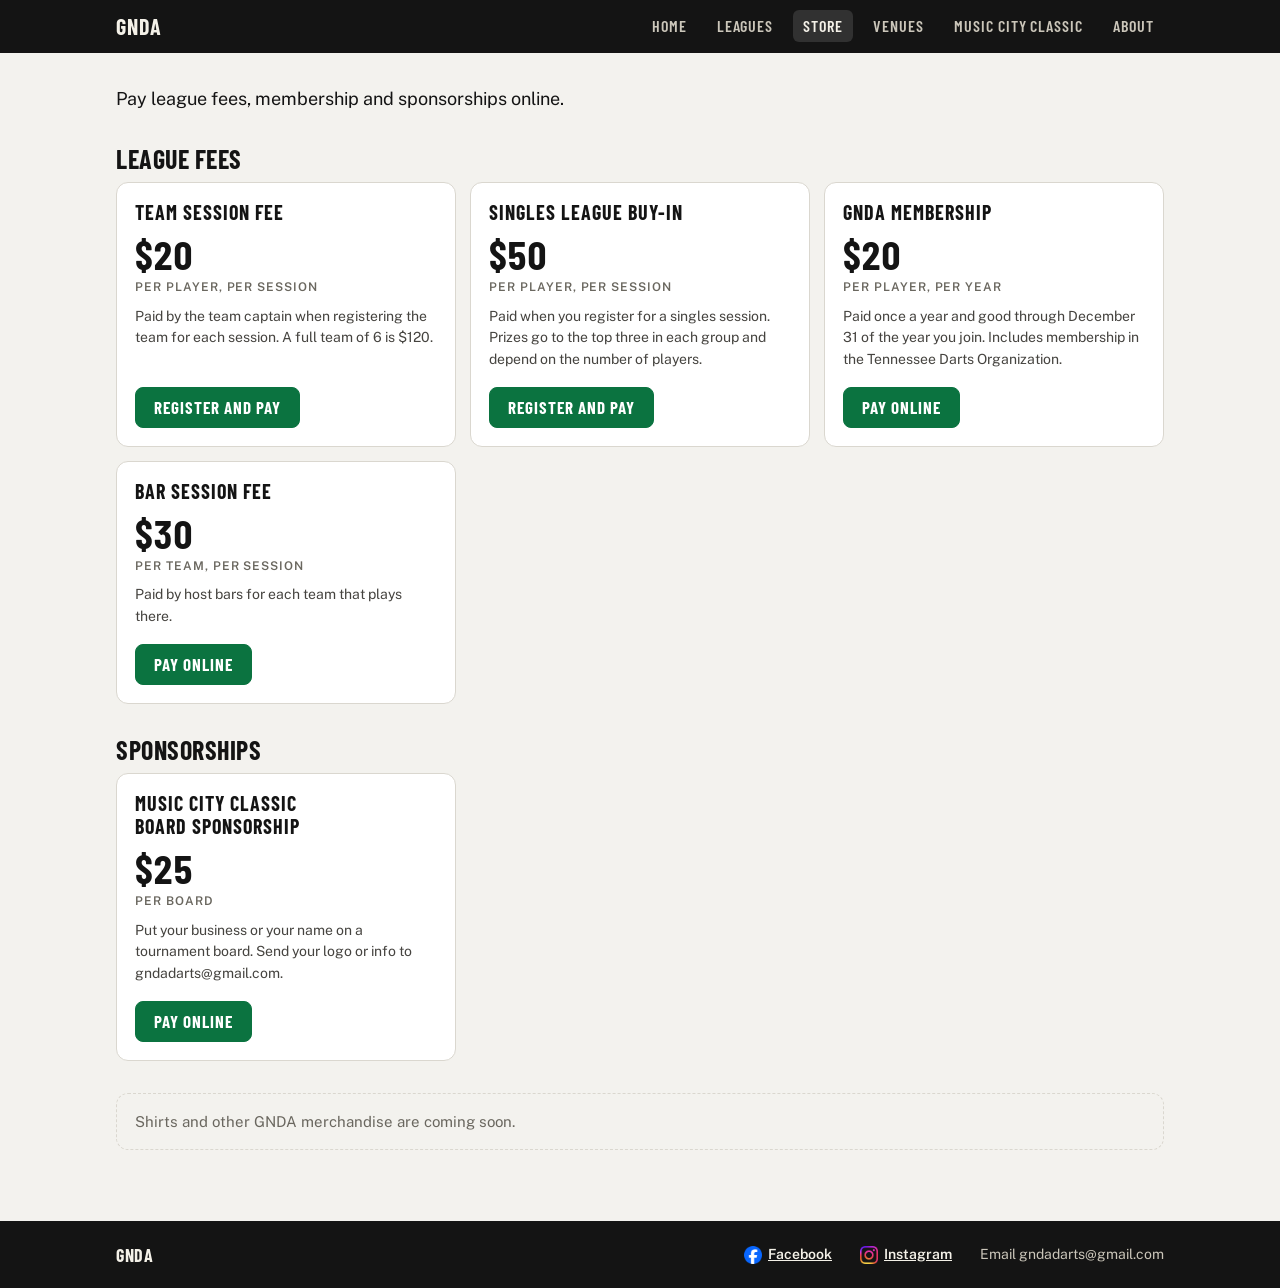
<file: store/index.html>
<!doctype html>
<html lang="en">
<head>
<meta charset="utf-8">
<meta name="viewport" content="width=device-width, initial-scale=1, viewport-fit=cover">
<meta name="robots" content="noindex, nofollow">
<title>Store · GNDA</title>
<meta name="claude:viewport-fit-sides" content="cover">
<link rel="icon" type="image/png" href="../assets/favicon.png">
<meta name="description" content="Pay GNDA league fees, membership and Music City Classic sponsorships online.">
<link rel="preconnect" href="https://fonts.googleapis.com">
<link rel="preconnect" href="https://fonts.gstatic.com" crossorigin>
<link rel="stylesheet" href="https://fonts.googleapis.com/css2?family=Barlow+Condensed:wght@500;600;700&family=Public+Sans:wght@400;500;600;700&display=swap">
<link rel="stylesheet" href="../assets/site.css">
<link rel="stylesheet" href="../assets/pages.css">
<style>
.sr{position:absolute;width:1px;height:1px;overflow:hidden;clip:rect(0 0 0 0);white-space:nowrap}
main .wrap{padding-block:32px 56px}
.lead{font-size:clamp(16px,1.9vw,18px);line-height:1.55;max-width:62ch;margin:0}
/* Store: intro, then one card grid per group (league fees, sponsorships), then a coming-soon note. */
.group{margin-top:32px}
.grid{display:grid;grid-template-columns:repeat(3,minmax(0,1fr));gap:14px}
.item{background:var(--surface);border:1px solid var(--rule);border-radius:12px;padding:18px;display:flex;flex-direction:column;gap:6px;min-width:0}
.item h3{margin:0;color:var(--ink);font-size:20px}
.price{font:700 40px/1 var(--display);color:var(--ink);font-variant-numeric:tabular-nums;margin-top:4px}
.unit{font:600 12px/1.3 var(--body);letter-spacing:.08em;text-transform:uppercase;color:var(--muted)}
.item p{margin:4px 0 0;color:var(--ink2);font-size:14px;flex:1}
.item .btn{align-self:flex-start;margin-top:10px}
.btn.primary{background:var(--green);color:var(--surface);border:1px solid var(--green)}
.soon{margin-top:32px;padding:16px 18px;border:1px dashed var(--rule);border-radius:12px;color:var(--muted);font-size:15px}
@media (max-width:900px){ .grid{grid-template-columns:repeat(2,minmax(0,1fr))} }
@media (max-width:560px){ .grid{grid-template-columns:minmax(0,1fr)} }
</style>
</head>
<body>
<script src="../assets/site.js" data-root="../" data-page="store"></script>
<h1 class="sr">GNDA store</h1>

<main>
  <div class="wrap">
    <p class="lead" id="intro"></p>
    <div id="groups"></div>
    <p class="soon" id="soon"></p>
  </div>
</main>
<script src="../data/store.js"></script>
<script src="../data/sheet.js"></script>
<script>
(function(){
  function esc(s){return String(s==null?"":s).replace(/[&<>"']/g,function(c){return {"&":"&amp;","<":"&lt;",">":"&gt;",'"':"&quot;","'":"&#39;"}[c]})}
  function $(id){return document.getElementById(id)}
  function link(l){l=String(l||""); return /^https?:\/\//i.test(l) ? l : (l ? "../"+l.replace(/^\/+/,"") : "")}
  function linkify(t){ return esc(t).replace(/\[([^\]]+)\]\(([^)\s]+)\)/g, function(m,txt,url){ return '<a href="'+esc(link(url))+'">'+txt+'</a>'; }); }
  var S = window.GNDA_STORE || {};
  $("intro").textContent = S.intro || "";
  $("groups").innerHTML = (S.groups||[]).map(function(g){
    return '<section class="group"><h2>'+esc(g.title)+'</h2><div class="grid">'+(g.items||[]).map(function(i){
      return '<div class="item"><h3>'+esc(i.name)+'</h3><div class="price">'+esc(i.price)+'</div><div class="unit">'+esc(i.unit||"")+'</div>'+
        (i.text?'<p>'+linkify(i.text)+'</p>':'')+(i.link?'<a class="btn primary" href="'+esc(link(i.link))+'" rel="noopener">'+esc(i.button||"Pay online")+'</a>':'')+'</div>';
    }).join("")+'</div></section>';
  }).join("");
  var soon=$("soon"); if(S.comingSoon) soon.textContent=S.comingSoon; else soon.hidden=true;
})();
</script>
</body>
</html>
</file>
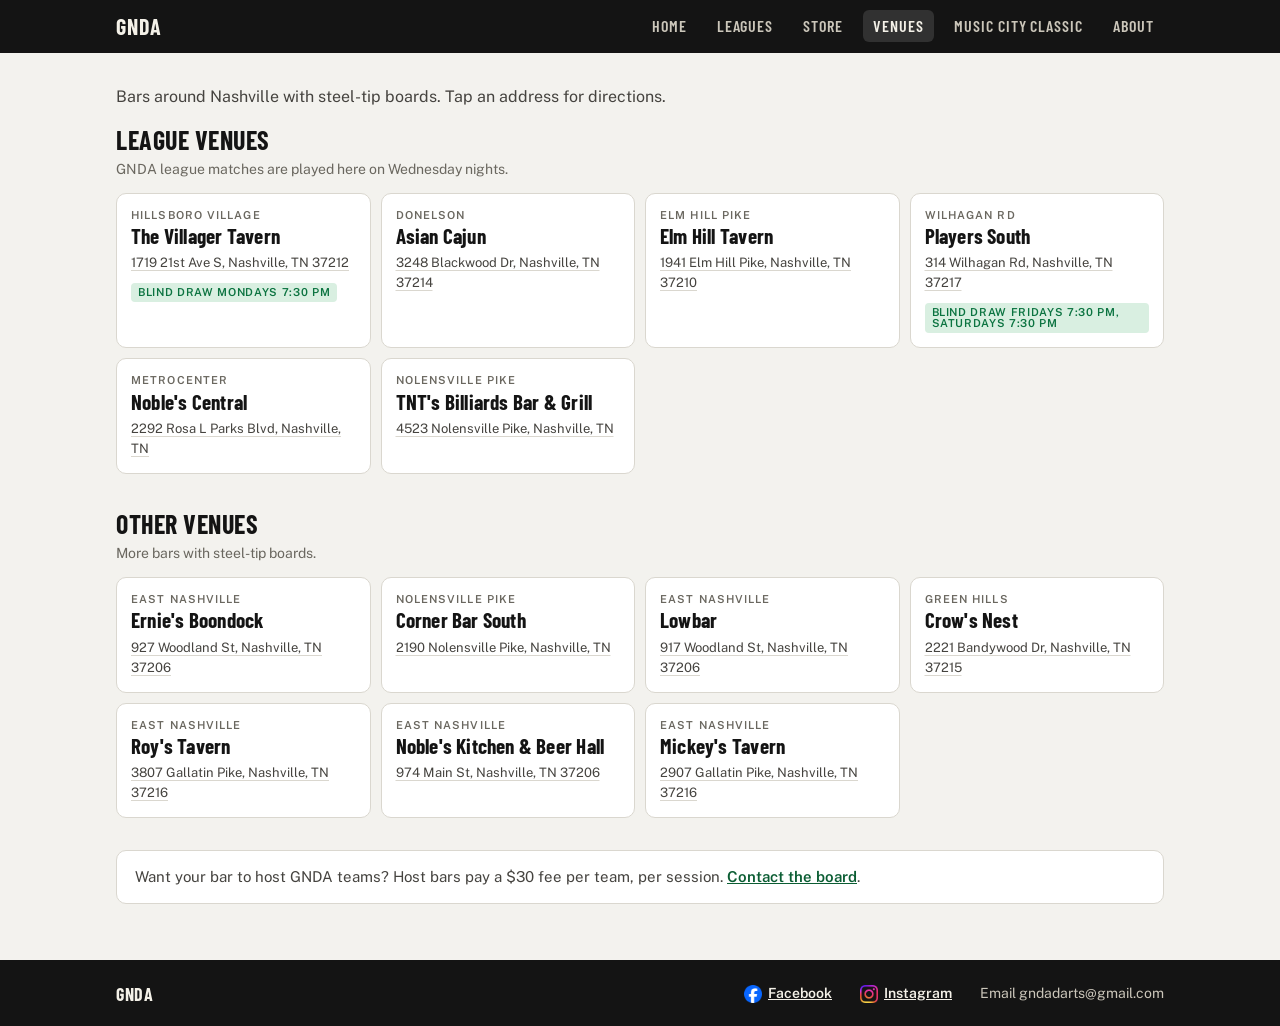
<file: venues/index.html>
<!doctype html>
<html lang="en">
<head>
<meta charset="utf-8">
<meta name="viewport" content="width=device-width, initial-scale=1, viewport-fit=cover">
<meta name="robots" content="noindex, nofollow">
<title>Venues · GNDA</title>
<meta name="claude:viewport-fit-sides" content="cover">
<link rel="icon" type="image/png" href="../assets/favicon.png">
<meta name="description" content="Bars around Nashville with steel-tip dart boards, including GNDA league venues and weekly blind draws.">
<link rel="preconnect" href="https://fonts.googleapis.com">
<link rel="preconnect" href="https://fonts.gstatic.com" crossorigin>
<link rel="stylesheet" href="https://fonts.googleapis.com/css2?family=Barlow+Condensed:wght@500;600;700&family=Public+Sans:wght@400;500;600;700&display=swap">
<link rel="stylesheet" href="../assets/site.css">
<link rel="stylesheet" href="../assets/pages.css">
<style>
/* Venues layout: page heading, then two card grids (league venues, other venues). */
.head{padding-block:32px 8px}
main .wrap{padding-block:8px 56px}
.sr{position:absolute;width:1px;height:1px;overflow:hidden;clip:rect(0 0 0 0);white-space:nowrap}
.head .lede{margin-top:0}
.sub{color:var(--muted);font-size:14px;margin:-4px 0 12px}
.grid{list-style:none;margin:0;padding:0;display:grid;grid-template-columns:repeat(auto-fill,minmax(240px,1fr));gap:10px}
.bar{background:var(--surface);border:1px solid var(--rule);border-radius:10px;padding:14px;display:flex;flex-direction:column;gap:2px;min-width:0}
.bar .area{font:600 11px/1.3 var(--body);letter-spacing:.1em;text-transform:uppercase;color:var(--muted)}
.bar b{font:700 21px/1.1 var(--display);letter-spacing:.01em}
.bar a{font-size:13px;color:var(--ink2);text-decoration-color:var(--rule);text-underline-offset:3px;margin-top:4px;overflow-wrap:anywhere}
.bar .bd{align-self:flex-start;margin-top:8px;font:600 11px/1 var(--body);letter-spacing:.06em;text-transform:uppercase;color:var(--green);background:var(--green-soft);padding:4px 7px;border-radius:4px}
section+section{margin-top:36px}
.host{margin:32px 0 0;padding:14px 18px;background:var(--surface);border:1px solid var(--rule);border-radius:10px;color:var(--ink2);font-size:15px}
.host a{font-weight:600}
@media (max-width:560px){ .head{padding-block:24px 4px} }
</style>
</head>
<body>
<script src="../assets/site.js" data-root="../" data-page="venues"></script>

<div class="head">
  <div class="wrap">
    <h1 class="sr">Venues</h1>
    <p class="lede">Bars around Nashville with steel-tip boards. Tap an address for directions.</p>
  </div>
</div>

<main>
  <div class="wrap">
    <section aria-labelledby="league-h">
      <h2 id="league-h">League venues</h2>
      <p class="sub">GNDA league matches are played here on Wednesday nights.</p>
      <ul class="grid" id="league"></ul>
    </section>
    <section aria-labelledby="other-h">
      <h2 id="other-h">Other venues</h2>
      <p class="sub">More bars with steel-tip boards.</p>
      <ul class="grid" id="other"></ul>
    </section>
    <p class="host" id="host"></p>
  </div>
</main>

<script src="../data/venues.js"></script>
<script src="../data/sheet.js"></script>
<script>
(function(){
  var V = window.GNDA_VENUES || {venues:[],blindDraws:[]};
  function esc(s){return String(s==null?"":s).replace(/[&<>"']/g,function(c){return {"&":"&amp;","<":"&lt;",">":"&gt;",'"':"&quot;","'":"&#39;"}[c]})}
  function mapLink(name,address){return 'https://www.google.com/maps/search/?api=1&query='+encodeURIComponent((name?name+", ":"")+address)}

  // Weekly blind-draw nights, shown on each venue's card
  var nights = {};
  (V.blindDraws||[]).forEach(function(b){var k=String(b.venue).toLowerCase();(nights[k]=nights[k]||[]).push(b.day+"s "+b.time)});

  function card(v){
    var n = nights[String(v.name).toLowerCase()];
    return '<li class="bar"><span class="area">'+esc(v.area||"")+'</span><b>'+esc(v.name)+'</b>'+
      (v.address?'<a href="'+mapLink(v.name,v.address)+'" rel="noopener">'+esc(v.address)+'</a>':'')+
      (n?'<span class="bd">Blind draw '+esc(n.join(", "))+'</span>':'')+'</li>';
  }
  function fill(id, list, emptyText){
    document.getElementById(id).innerHTML = list.length ? list.map(card).join("") : '<li><p class="empty">'+emptyText+'</p></li>';
  }
  var host = document.getElementById("host");
  if(V.hostNote){ host.innerHTML = esc(V.hostNote).replace(/\[([^\]]+)\]\(([^)\s]+)\)/g, function(m,t,u){ return '<a href="'+(/^https?:/i.test(u)?u:"../"+u)+'">'+t+'</a>'; }); } else host.hidden = true;
  var all = V.venues||[];
  fill("league", all.filter(function(v){return v.league}), "No league venues listed yet.");
  fill("other",  all.filter(function(v){return !v.league}), "None listed yet.");
})();
</script>
</body>
</html>
</file>
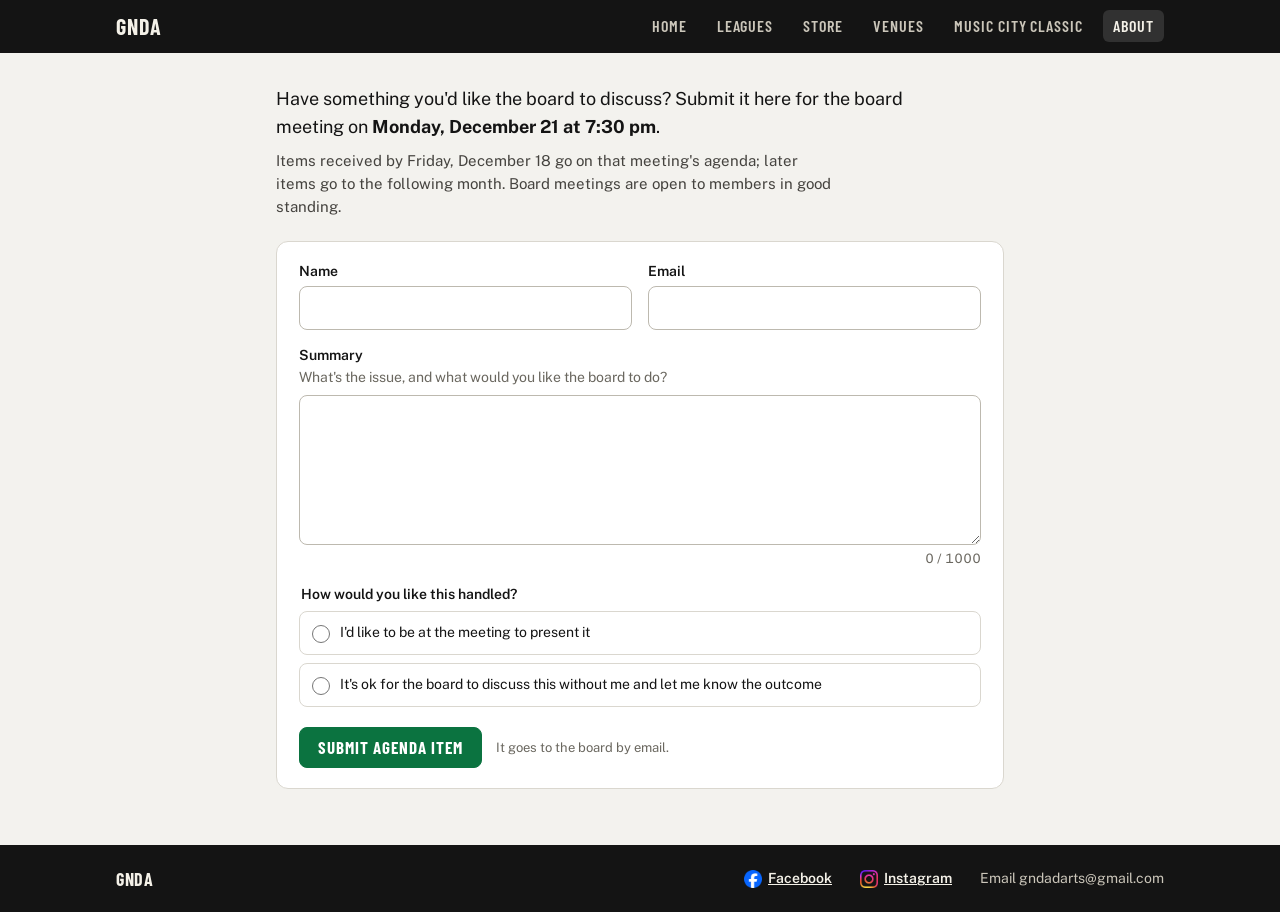
<file: about/agenda/index.html>
<!doctype html>
<html lang="en">
<head>
<meta charset="utf-8">
<meta name="viewport" content="width=device-width, initial-scale=1, viewport-fit=cover">
<meta name="robots" content="noindex, nofollow">
<title>Submit an agenda item · GNDA</title>
<link rel="icon" type="image/png" href="../../assets/favicon.png">
<meta name="description" content="Submit an item for the agenda of the next GNDA board meeting.">
<link rel="preconnect" href="https://fonts.googleapis.com">
<link rel="preconnect" href="https://fonts.gstatic.com" crossorigin>
<link rel="stylesheet" href="https://fonts.googleapis.com/css2?family=Barlow+Condensed:wght@500;600;700&family=Public+Sans:wght@400;500;600;700&display=swap">
<link rel="stylesheet" href="../../assets/site.css">
<link rel="stylesheet" href="../../assets/pages.css">
<style>
.sr{position:absolute;width:1px;height:1px;overflow:hidden;clip:rect(0 0 0 0);white-space:nowrap}
main .wrap{padding-block:32px 56px;max-width:760px}
.lead{font-size:clamp(16px,1.9vw,18px);line-height:1.55;max-width:62ch;margin:0}
.note{color:var(--ink2);font-size:15px;margin:8px 0 0;max-width:62ch}
.btn.primary{background:var(--green);color:var(--surface);border:1px solid var(--green);cursor:pointer}
.btn[disabled]{opacity:.6;cursor:default;filter:none}
.card{background:var(--surface);border:1px solid var(--rule);border-radius:12px;padding:20px 22px;margin-top:22px}
.fields{display:grid;grid-template-columns:repeat(2,minmax(0,1fr));gap:16px}
.fields .wide{grid-column:1/-1}
label,legend{display:block;font:600 14px/1.3 var(--body);color:var(--ink)}
.hint{display:block;font-weight:400;color:var(--muted);font-size:14px;margin-top:3px}
input,textarea{display:block;width:100%;margin-top:6px;padding:10px 12px;border:1px solid #BDB9AF;border-radius:8px;background:var(--surface);color:var(--ink);font:16px/1.4 var(--body)}
textarea{min-height:150px;resize:vertical}
.count{display:block;text-align:right;font-weight:400;color:var(--muted);font-size:13px;margin-top:4px;font-variant-numeric:tabular-nums}
fieldset{border:0;margin:0;padding:0;min-width:0}
.choice{display:flex;gap:10px;align-items:flex-start;margin-top:8px;padding:11px 12px;border:1px solid var(--rule);border-radius:8px;font-weight:400;cursor:pointer}
.choice:hover{background:var(--sunk)}
.choice input{width:18px;height:18px;margin:2px 0 0;flex:none;accent-color:var(--green)}
.choice:has(input:checked){border-color:var(--green);background:var(--sunk)}
input:focus-visible,textarea:focus-visible,.btn:focus-visible{outline:2px solid var(--focus);outline-offset:2px}
.choice:has(input:focus-visible){outline:2px solid var(--focus);outline-offset:2px}
[aria-invalid="true"]{border-color:var(--red)}
.actions{display:flex;align-items:center;gap:14px;flex-wrap:wrap;margin-top:20px}
.actions .small{color:var(--muted);font-size:13px;margin:0}
.trap{position:absolute;left:-9999px;width:1px;height:1px;overflow:hidden}
#errs{scroll-margin-top:90px}
.errors{margin:22px 0 0;padding:12px 16px;border:1px solid var(--red);border-radius:10px;background:var(--red-soft);color:var(--ink);font-size:15px}
.errors ul{margin:6px 0 0;padding-left:20px}
.done h2{font-size:28px;margin:0 0 8px}
.done p{margin:8px 0 0;color:var(--ink2);max-width:62ch}
.done .btn{margin-top:18px}
@media (max-width:520px){ .fields{grid-template-columns:minmax(0,1fr)} .card{padding:16px} }
</style>
</head>
<body>
<script src="../../assets/site.js" data-root="../../" data-page="about"></script>
<h1 class="sr">Submit an agenda item</h1>

<main>
  <div class="wrap" id="app"><p class="lead">Loading…</p></div>
</main>
<script src="../../data/forms.js"></script>
<script>
(function(){
  var F = window.GNDA_FORMS || {}, app = document.getElementById("app"), loaded = Date.now();
  var CONTACT = F.contact || "gndadarts@gmail.com", MAX = 1000;
  var W = ["Sunday","Monday","Tuesday","Wednesday","Thursday","Friday","Saturday"];
  var M = ["January","February","March","April","May","June","July","August","September","October","November","December"];
  function esc(s){return String(s==null?"":s).replace(/[&<>"']/g,function(c){return {"&":"&amp;","<":"&lt;",">":"&gt;",'"':"&quot;","'":"&#39;"}[c]})}

  // Same rule as the Sheet's script: meetings are the third Monday; items received by the Friday before
  // (Central time) go on that meeting's agenda, later ones on the next month's.
  function iso(d){ return d.toISOString().slice(0,10); }
  function thirdMonday(y,m){ var w = new Date(Date.UTC(y,m,1)).getUTCDay(); return new Date(Date.UTC(y,m,1+((8-w)%7)+14)); }
  function nextMeeting(today){
    var p = today.split("-").map(Number), y = p[0], m = p[1]-1;
    for(var i=0;i<2;i++){
      var meet = thirdMonday(y,m), cut = new Date(meet.getTime()-3*864e5);
      if(today <= iso(cut)) return { meeting: iso(meet), cutoff: iso(cut) };
      if(++m > 11){ m = 0; y++; }
    }
  }
  function nice(s, withDay){ var d = new Date(s+"T12:00:00Z"); return (withDay===false?"":W[d.getUTCDay()]+", ")+M[d.getUTCMonth()]+" "+d.getUTCDate(); }
  var today = new Intl.DateTimeFormat("en-CA",{timeZone:"America/Chicago",year:"numeric",month:"2-digit",day:"2-digit"}).format(new Date());
  var when = nextMeeting(today);

  var intro = '<p class="lead">Have something you\'d like the board to discuss? Submit it here for the board meeting on <strong>'+esc(nice(when.meeting))+' at 7:30 pm</strong>.</p>'+
    '<p class="note">Items received by '+esc(nice(when.cutoff))+' go on that meeting\'s agenda; later items go to the following month. Board meetings are open to members in good standing.</p>';

  if(!F.endpoint){
    app.innerHTML = intro + '<div class="card"><p class="lead">Online submission isn\'t available yet. Email your item to <a href="mailto:'+esc(CONTACT)+'">'+esc(CONTACT)+'</a>.</p></div>';
    return;
  }

  app.innerHTML = intro +
    '<div id="errs"></div>'+
    '<form id="f" class="card" novalidate>'+
      '<div class="fields">'+
        '<label>Name<input name="name" maxlength="60" required autocomplete="name"></label>'+
        '<label>Email<input name="email" type="email" maxlength="100" required autocomplete="email"></label>'+
        '<div class="wide"><label for="summary">Summary</label><span class="hint" id="sum-hint">What\'s the issue, and what would you like the board to do?</span>'+
          '<textarea id="summary" name="summary" maxlength="'+MAX+'" required aria-describedby="sum-hint sum-count"></textarea>'+
          '<span class="count" id="sum-count">0 / '+MAX+'</span></div>'+
        '<fieldset class="wide" id="handling"><legend>How would you like this handled?</legend>'+
          '<label class="choice"><input type="radio" name="handling" value="present" required> I\'d like to be at the meeting to present it</label>'+
          '<label class="choice"><input type="radio" name="handling" value="without"> It\'s ok for the board to discuss this without me and let me know the outcome</label>'+
        '</fieldset>'+
        '<label class="trap" aria-hidden="true">Leave this empty<input name="website" tabindex="-1" autocomplete="off"></label>'+
      '</div>'+
      '<div class="actions"><button class="btn primary" id="go" type="submit">Submit agenda item</button>'+
        '<p class="small">It goes to the board by email.</p></div>'+
    '</form>';

  var f = document.getElementById("f"), go = document.getElementById("go"), sum = f.elements.summary;
  sum.addEventListener("input", function(){ document.getElementById("sum-count").textContent = sum.value.length+" / "+MAX; });

  function showErrors(list){
    var box = document.getElementById("errs");
    box.innerHTML = list.length ? '<div class="errors" role="alert" tabindex="-1"><strong>Please fix:</strong><ul>'+list.map(function(e){ return "<li>"+e+"</li>"; }).join("")+"</ul></div>" : "";
    if(list.length){ box.firstChild.focus(); box.scrollIntoView({block:"start"}); }
  }
  function busy(on){ go.disabled = on; go.textContent = on ? "Sending…" : "Submit agenda item"; }

  f.addEventListener("submit", function(e){
    e.preventDefault();
    var errs = [], el = f.elements;
    function check(input, bad, msg){ input.setAttribute("aria-invalid", bad?"true":"false"); if(bad) errs.push(msg); }
    check(el.name, !el.name.value.trim(), "Enter your name.");
    check(el.email, !/^[^\s@]+@[^\s@]+\.[^\s@]+$/.test(el.email.value.trim()), "Enter a valid email address.");
    check(sum, !sum.value.trim(), "Describe the item for the board.");
    var h = f.querySelector('input[name="handling"]:checked');
    document.getElementById("handling").setAttribute("aria-invalid", h?"false":"true");
    if(!h) errs.push("Choose how you would like the item handled.");
    if(errs.length) return showErrors(errs.map(esc));
    showErrors([]); busy(true);

    var data = { type:"agenda", name: el.name.value, email: el.email.value, summary: sum.value,
      handling: h.value, website: el.website.value, ms: Date.now()-loaded };
    function failed(){
      showErrors(["Couldn't send your item. Please try again, or email it to <a href=\"mailto:"+esc(CONTACT)+"\">"+esc(CONTACT)+"</a>. What you typed is still here."]);
      busy(false);
    }
    // Plain-text body keeps this a simple request (no preflight), which Apps Script web apps accept.
    fetch(F.endpoint, { method:"POST", body: JSON.stringify(data) })
      .then(function(r){ return r.json(); })
      .then(function(res){
        if(!res.ok){ if(res.errors) { showErrors(res.errors.map(esc)); busy(false); } else failed(); return; }
        var meet = res.meeting || when.meeting, present = h.value === "present";
        app.innerHTML = '<div class="done"><h2>Thanks, it\'s in</h2>'+
          '<p>Your item has been sent to the board for the meeting on <strong>'+esc(nice(meet))+' at 7:30 pm</strong>.</p>'+
          '<p>'+(present ? "You're welcome to attend and present it; meetings are open to members in good standing."
                         : "The board will discuss it and let you know the outcome by email.")+'</p>'+
          '<a class="btn ghost" href="../index.html">About the board</a></div>';
        window.scrollTo(0,0);
      })
      .catch(failed);
  });
})();
</script>
</body>
</html>
</file>
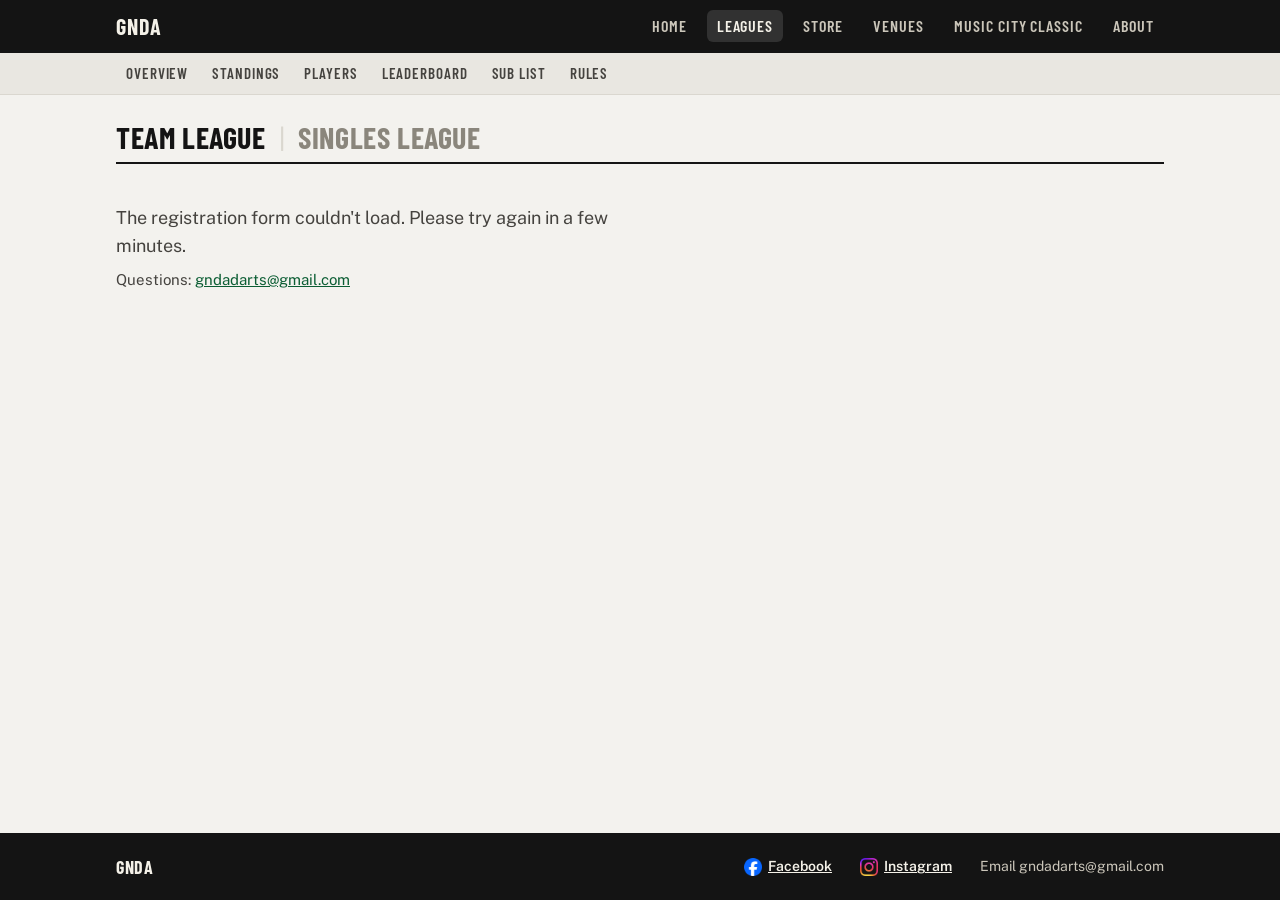
<file: league/register/index.html>
<!doctype html>
<html lang="en">
<head>
<meta charset="utf-8">
<meta name="viewport" content="width=device-width, initial-scale=1, viewport-fit=cover">
<meta name="robots" content="noindex, nofollow">
<title>Register · GNDA</title>
<link rel="icon" type="image/png" href="../../assets/favicon.png">
<meta name="description" content="Register a GNDA league team and pay the session fee online.">
<link rel="preconnect" href="https://fonts.googleapis.com">
<link rel="preconnect" href="https://fonts.gstatic.com" crossorigin>
<link rel="stylesheet" href="https://fonts.googleapis.com/css2?family=Barlow+Condensed:wght@500;600;700&family=Public+Sans:wght@400;500;600;700&display=swap">
<link rel="stylesheet" href="../../assets/site.css">
<link rel="stylesheet" href="../../assets/pages.css">
<style>
.sr{position:absolute;width:1px;height:1px;overflow:hidden;clip:rect(0 0 0 0);white-space:nowrap}
main .wrap{padding-block:0 56px} main .wrap:first-child{padding-block:32px 0}
.lead{font-size:clamp(16px,1.9vw,18px);line-height:1.55;max-width:62ch;margin:0}
.note{color:var(--ink2);font-size:15px;margin:8px 0 0;max-width:62ch}
.test{margin:0 0 18px;padding:10px 14px;border-radius:8px;background:var(--red-soft);color:var(--ink);font-size:14px;font-weight:600}
.btn.primary{background:var(--green);color:var(--surface);border:1px solid var(--green);cursor:pointer}
.btn[disabled]{opacity:.6;cursor:default;filter:none}
/* Form (left) and the running total (right); one column on phones, with the total above the button. */
.layout{display:grid;grid-template-columns:minmax(0,1fr) 300px;gap:28px;align-items:start;margin-top:26px}
.card{background:var(--surface);border:1px solid var(--rule);border-radius:12px;padding:20px 22px;min-width:0}
.card+.card{margin-top:14px}
.card h2{font-size:22px;margin:0 0 4px}
.card h2 .opt{font:400 15px/1 var(--body);text-transform:none;letter-spacing:0;color:var(--muted)}
.card .hint{color:var(--muted);font-size:14px;margin:0 0 12px}
.fields{display:grid;grid-template-columns:repeat(2,minmax(0,1fr));gap:14px 16px}
.fields .wide{grid-column:1/-1}
label{display:block;font:600 14px/1.3 var(--body);color:var(--ink)}
label .opt{font-weight:400;color:var(--muted)}
input,select,textarea{display:block;width:100%;margin-top:6px;padding:10px 12px;border:1px solid #BDB9AF;border-radius:8px;background:var(--surface);color:var(--ink);font:16px/1.3 var(--body)}
textarea{min-height:84px;resize:vertical}
input:focus-visible,select:focus-visible,textarea:focus-visible,.btn:focus-visible,.x:focus-visible,.add:focus-visible{outline:2px solid var(--focus);outline-offset:2px}
input[aria-invalid="true"],select[aria-invalid="true"]{border-color:var(--red)}
.players{display:grid;gap:10px;margin:0;padding:0;list-style:none;counter-reset:p}
.players li{display:grid;grid-template-columns:28px minmax(0,1fr) 36px;gap:8px;align-items:center;counter-increment:p}
.players li::before{content:counter(p);font:700 20px/1 var(--display);color:var(--muted);text-align:center;font-variant-numeric:tabular-nums}
.players input{margin:0}
.x{width:36px;height:40px;border:0;border-radius:8px;background:transparent;color:var(--muted);font-size:22px;line-height:1;cursor:pointer}
.x:hover{background:var(--sunk);color:var(--ink)}
.add{margin-top:12px;padding:8px 12px;border:1px dashed #BDB9AF;border-radius:8px;background:transparent;color:var(--link);font:600 14px/1 var(--body);cursor:pointer}
.add:hover{background:var(--sunk)}
.trap{position:absolute;left:-9999px;width:1px;height:1px;overflow:hidden}
.sum{position:sticky;top:calc(var(--top-h,0px) + 70px)}
.sum dl{display:grid;grid-template-columns:1fr auto;gap:8px 12px;margin:10px 0 0;font-size:15px}
.sum dt{color:var(--ink2)} .sum dd{margin:0;text-align:right;font-variant-numeric:tabular-nums;font-weight:600}
.total{display:flex;justify-content:space-between;align-items:baseline;border-top:1px solid var(--rule);margin-top:14px;padding-top:12px}
.total span{font:600 13px/1 var(--body);letter-spacing:.08em;text-transform:uppercase;color:var(--muted)}
.total strong{font:700 40px/1 var(--display);font-variant-numeric:tabular-nums}
.sum .btn{width:100%;justify-content:center;margin-top:16px}
.sum .small{color:var(--muted);font-size:13px;margin:10px 0 0}
.errors{margin:0 0 16px;padding:12px 16px;border:1px solid var(--red);border-radius:10px;background:var(--red-soft);color:var(--ink);font-size:15px}
.errors ul{margin:6px 0 0;padding-left:20px}
.status{max-width:560px}
.status h2{font-size:28px;margin:0 0 8px}
.status p{margin:8px 0 0;color:var(--ink2)}
.status .btn{margin-top:16px}
/* Team / Singles chooser */
@media (max-width:820px){ .layout{grid-template-columns:minmax(0,1fr)} .sum{position:static} }
@media (max-width:520px){ .fields{grid-template-columns:minmax(0,1fr)} .card{padding:16px} }
</style>
</head>
<body>
<script src="../../assets/site.js" data-root="../../" data-page="league" data-sub="register"></script>
<h1 class="sr">Register a team</h1>

<main>
  <div class="wrap" id="app">
    <p class="lead">Loading…</p>
  </div>
</main>
<script src="../../data/forms.js"></script>
<script src="../../data/register.js"></script>
<script>
(function(){
  var C = window.GNDA_REGISTER || {}, F = window.GNDA_FORMS || {}, app = document.getElementById("app");
  C.endpoint = C.endpoint || F.endpoint;
  function esc(s){return String(s==null?"":s).replace(/[&<>"']/g,function(c){return {"&":"&amp;","<":"&lt;",">":"&gt;",'"':"&quot;","'":"&#39;"}[c]})}
  function money(n){ n=Math.round(n*100)/100; return "$"+(n%1 ? n.toFixed(2) : String(n)); }
  function get(params){
    var u = C.endpoint + (params ? "?"+params : "");
    return fetch(u).then(function(r){ if(!r.ok) throw new Error(r.status); return r.json(); });
  }
  function testBanner(on){ return on ? '<p class="test">Test mode: payments go to Square\'s sandbox. Use test card 4111 1111 1111 1111; no real money moves.</p>' : ""; }
  function unavailable(text){
    app.innerHTML = '<div class="status"><p class="lead">'+esc(text || C.closedText)+'</p><p class="note">Questions: <a href="mailto:'+esc(C.contact)+'">'+esc(C.contact)+'</a></p></div>';
  }
  if(!C.endpoint){ unavailable("Online team registration isn't available yet."); return; }

  var q = new URLSearchParams(location.search);
  if(q.get("r") && q.get("k")) showStatus(q.get("r"), q.get("k"), 0);
  else get("").then(function(cfg){ if(cfg.ok && cfg.open) showForm(cfg); else unavailable(); })
              .catch(function(){ unavailable("The registration form couldn't load. Please try again in a few minutes."); });

  // ---------- After paying: Square sends the captain back here with ?r=R001&k=... ----------
  function showStatus(id, key, tries){
    get("action=status&r="+encodeURIComponent(id)+"&k="+encodeURIComponent(key)).then(function(s){
      if(!s.ok){ unavailable("We couldn't find that registration. If you paid, check your email for Square's receipt and contact the board."); return; }
      var what = esc(s.players)+" players, "+esc(s.amount);
      if(s.status==="Paid"){
        app.innerHTML = testBanner(s.test)+'<div class="status"><h2>You\'re registered</h2><p><strong>'+esc(s.team)+'</strong> is registered for the '+esc(s.session)+' session ('+what+' paid).</p>'+
          '<p>A confirmation email is on its way to the captain. Square sends the payment receipt separately.</p>'+
          '<a class="btn ghost" href="../index.html">League overview</a></div>';
      } else if(s.status==="Unpaid" && tries < 3){
        app.innerHTML = testBanner(s.test)+'<div class="status"><h2>Checking your payment…</h2><p>This takes a few seconds.</p></div>';
        setTimeout(function(){ showStatus(id, key, tries+1); }, 4000);
      } else if(s.status==="Unpaid"){
        app.innerHTML = testBanner(s.test)+'<div class="status"><h2>Payment not received yet</h2><p><strong>'+esc(s.team)+'</strong> is saved for the '+esc(s.session)+' session ('+what+'), but we haven\'t seen the payment.</p>'+
          '<p>If you just paid, it can take a few minutes: you\'ll get a confirmation email once it comes through. Otherwise, finish paying here:</p>'+
          (s.pay ? '<a class="btn primary" href="'+esc(s.pay)+'">Pay '+esc(s.amount)+'</a>' : '')+'</div>';
      } else {
        unavailable("This registration is marked "+s.status.toLowerCase()+". Please contact the board.");
      }
    }).catch(function(){ unavailable("We couldn't check your payment just now. If you paid, you'll get a confirmation email shortly."); });
  }

  // ---------- The form ----------
  function showForm(cfg){
    function opts(list, ph){ return '<option value="">'+esc(ph)+'</option>'+list.map(function(v){ return '<option>'+esc(v)+'</option>'; }).join(""); }
    app.innerHTML = testBanner(cfg.test)+
      '<p class="lead">Register your team for the <strong>'+esc(cfg.session)+'</strong> session and pay the session fee in one step: '+
        esc(money(cfg.fee))+' per player, '+esc(cfg.min)+' to '+esc(cfg.max)+' players. You\'ll pay by card on Square\'s secure page.</p>'+
      (cfg.note ? '<p class="note">'+esc(cfg.note)+'</p>' : '')+
      '<form id="f" class="layout" novalidate>'+
        '<div>'+
          '<div id="errs"></div>'+
          '<section class="card" aria-labelledby="t-h"><h2 id="t-h">Team</h2>'+
            '<div class="fields">'+
              '<label class="wide">Team name<input name="team" maxlength="40" required autocomplete="off"></label>'+
              (cfg.divisions.length ? '<label>Division requested<select name="division" required>'+opts(cfg.divisions,"Choose…")+'</select></label>' : '')+
              '<label>Home venue<select name="venue" required>'+opts(cfg.venues,"Choose…")+'</select></label>'+
            '</div></section>'+
          '<section class="card" aria-labelledby="c-h"><h2 id="c-h">Captain</h2>'+
            '<div class="fields">'+
              '<label class="wide">Name<input name="captain" maxlength="50" required autocomplete="name"></label>'+
              '<label>Email<input name="email" type="email" maxlength="100" required autocomplete="email"></label>'+
              '<label>Phone<input name="phone" type="tel" maxlength="30" required autocomplete="tel"></label>'+
            '</div></section>'+
          '<section class="card" aria-labelledby="p-h"><h2 id="p-h">Players</h2>'+
            '<p class="hint">Everyone on the roster, including the captain if they play. You pay for each player listed.</p>'+
            '<ol class="players" id="pl"></ol>'+
            '<button type="button" class="add" id="add">+ Add a player</button>'+
          '</section>'+
          '<section class="card" aria-labelledby="n-h"><h2 id="n-h">Notes <span class="opt">(optional)</span></h2>'+
            '<label><span class="sr">Notes for the board</span><textarea name="notes" maxlength="500" placeholder="Anything the board should know: scheduling, a player still to be added, a question."></textarea></label>'+
            '<label class="trap" aria-hidden="true">Leave this empty<input name="website" tabindex="-1" autocomplete="off"></label>'+
          '</section>'+
        '</div>'+
        '<aside class="card sum" aria-labelledby="s-h"><h2 id="s-h">Session fee</h2>'+
          '<dl><dt>Players</dt><dd id="n">0</dd><dt>Per player</dt><dd>'+esc(money(cfg.fee))+'</dd></dl>'+
          '<div class="total"><span>Total</span><strong id="tot">$0</strong></div>'+
          '<button class="btn primary" id="go" type="submit">Continue to payment</button>'+
          '<p class="small">Your registration is saved, then you\'re taken to Square to pay. It\'s complete once payment goes through.</p>'+
        '</aside>'+
      '</form>';

    var f = document.getElementById("f"), pl = document.getElementById("pl"), add = document.getElementById("add");
    function rows(){ return pl.querySelectorAll("li"); }
    function addRow(focus){
      var li = document.createElement("li");
      li.innerHTML = '<input aria-label="Player name" maxlength="50" autocomplete="off"><button type="button" class="x" aria-label="Remove player">&times;</button>';
      pl.appendChild(li); sync();
      if(focus) li.querySelector("input").focus();
    }
    function names(){ return Array.prototype.map.call(pl.querySelectorAll("input"), function(i){ return i.value.trim(); }).filter(String); }
    function sync(){
      var all = rows(), n = names().length;
      Array.prototype.forEach.call(all, function(li){ li.querySelector(".x").hidden = all.length <= cfg.min; });
      add.hidden = all.length >= cfg.max;
      document.getElementById("n").textContent = n;
      document.getElementById("tot").textContent = money(n*cfg.fee);
    }
    for(var i=0;i<cfg.min;i++) addRow(false);
    add.addEventListener("click", function(){ addRow(true); });
    pl.addEventListener("click", function(e){ var b=e.target.closest(".x"); if(b){ b.parentNode.remove(); sync(); } });
    pl.addEventListener("input", sync);

    function showErrors(list){
      var box = document.getElementById("errs");
      box.innerHTML = list.length ? '<div class="errors" role="alert" tabindex="-1"><strong>Please fix:</strong><ul>'+list.map(function(e){ return '<li>'+esc(e)+'</li>'; }).join("")+'</ul></div>' : "";
      if(list.length){ box.firstChild.focus(); box.scrollIntoView({block:"start"}); }
    }
    f.addEventListener("submit", function(e){
      e.preventDefault();
      var errs = [];
      Array.prototype.forEach.call(f.querySelectorAll("[required]"), function(el){
        var bad = !el.value.trim() || (el.type==="email" && !/^[^\s@]+@[^\s@]+\.[^\s@]+$/.test(el.value.trim()));
        el.setAttribute("aria-invalid", bad ? "true" : "false");
        if(bad) errs.push((el.closest("label").firstChild.textContent||"A field")+" is missing or not valid.");
      });
      var ps = names(), low = ps.map(function(p){ return p.toLowerCase(); });
      if(ps.length < cfg.min || ps.length > cfg.max) errs.push("List "+cfg.min+" to "+cfg.max+" players (you listed "+ps.length+").");
      if(low.some(function(p,i){ return low.indexOf(p) !== i; })) errs.push("A player is listed twice.");
      if(errs.length) return showErrors(errs);
      showErrors([]);

      var go = document.getElementById("go");
      go.disabled = true; go.textContent = "Opening payment page…";
      var data = { type:"register", players: ps, returnTo: location.href.split(/[?#]/)[0] };
      ["team","division","venue","captain","email","phone","notes","website"].forEach(function(k){ if(f.elements[k]) data[k] = f.elements[k].value; });
      // Plain-text body keeps this a simple request (no preflight), which Apps Script web apps accept.
      fetch(C.endpoint, { method:"POST", body: JSON.stringify(data) })
        .then(function(r){ return r.json(); })
        .then(function(res){
          if(res.ok && res.url){ location.href = res.url; return; }
          showErrors(res.errors || ["Something went wrong. Please try again."]);
          go.disabled = false; go.textContent = "Continue to payment";
        })
        .catch(function(){
          showErrors(["Couldn't reach the registration system. Check your connection and try again."]);
          go.disabled = false; go.textContent = "Continue to payment";
        });
    });
  }
})();
</script>
</body>
</html>
</file>
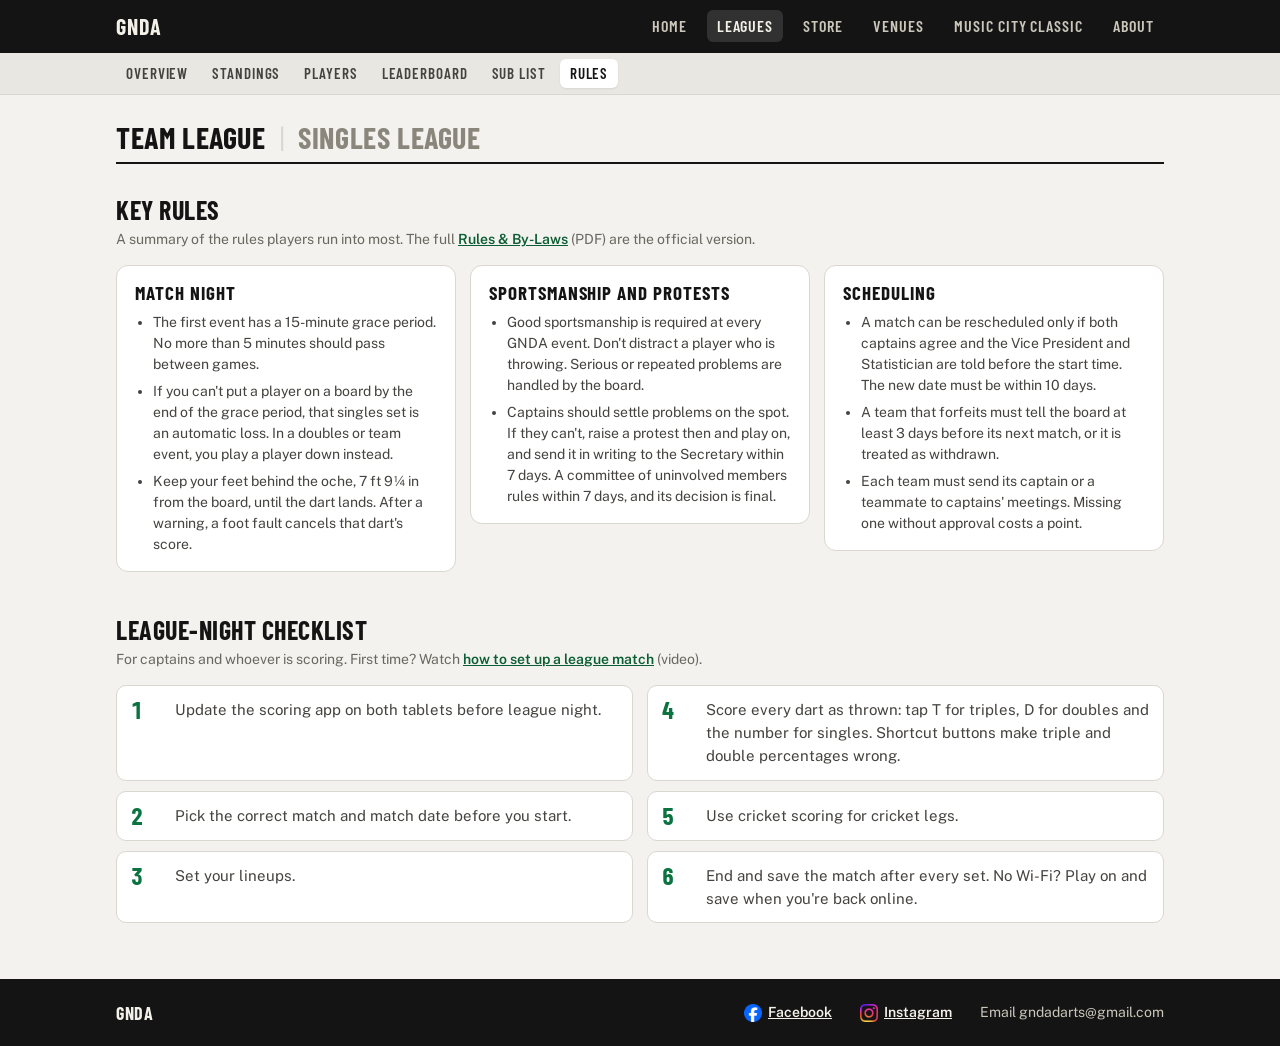
<file: league/rules/index.html>
<!doctype html>
<html lang="en">
<head>
<meta charset="utf-8">
<meta name="viewport" content="width=device-width, initial-scale=1, viewport-fit=cover">
<meta name="robots" content="noindex, nofollow">
<title>Rules · GNDA</title>
<meta name="claude:viewport-fit-sides" content="cover">
<link rel="icon" type="image/png" href="../../assets/favicon.png">
<meta name="description" content="Key GNDA league rules, a link to the full Rules & By-Laws, and the league-night checklist.">
<link rel="preconnect" href="https://fonts.googleapis.com">
<link rel="preconnect" href="https://fonts.gstatic.com" crossorigin>
<link rel="stylesheet" href="https://fonts.googleapis.com/css2?family=Barlow+Condensed:wght@500;600;700&family=Public+Sans:wght@400;500;600;700&display=swap">
<link rel="stylesheet" href="../../assets/site.css">
<link rel="stylesheet" href="../../assets/pages.css">
<style>
.sr{position:absolute;width:1px;height:1px;overflow:hidden;clip:rect(0 0 0 0);white-space:nowrap}
main .wrap{padding-block:32px 56px}
/* Rules: key rules as a row of cards, then the league-night checklist. One column on phones. */
.sub{color:var(--muted);font-size:14px;margin:-4px 0 14px;max-width:72ch}
.sub a{font-weight:600}
.kgrid{display:grid;grid-template-columns:repeat(3,minmax(0,1fr));gap:14px;align-items:start}
.kcard{background:var(--surface);border:1px solid var(--rule);border-radius:12px;padding:16px 18px;min-width:0}
.kcard h3{margin:0 0 8px;color:var(--ink)}
.kcard ul{margin:0;padding-left:18px;color:var(--ink2);font-size:14px;line-height:1.5}
.kcard li+li{margin-top:6px}
.chk{margin-top:44px}
.steps{margin:0;padding:0;list-style:none;counter-reset:s;display:grid;grid-template-columns:repeat(2,minmax(0,1fr));grid-auto-flow:column;grid-template-rows:repeat(3,auto);gap:10px 14px}
.steps li{counter-increment:s;display:grid;grid-template-columns:34px minmax(0,1fr);gap:10px;align-items:start;background:var(--surface);border:1px solid var(--rule);border-radius:10px;padding:12px 14px;color:var(--ink2)}
.steps li::before{content:counter(s);font:700 24px/1 var(--display);color:var(--green);font-variant-numeric:tabular-nums}
@media (max-width:820px){ .kgrid,.steps{grid-template-columns:minmax(0,1fr)} .steps{grid-auto-flow:row;grid-template-rows:none} }
</style>
</head>
<body>
<script src="../../assets/site.js" data-root="../../" data-page="league" data-sub="rules"></script>
<h1 class="sr">League rules</h1>

<main>
  <div class="wrap">
    <section aria-labelledby="keys-h">
      <h2 id="keys-h">Key rules</h2>
      <p class="sub" id="keys-note"></p>
      <div class="kgrid" id="keys"></div>
    </section>

    <section class="chk" aria-labelledby="chk-h">
      <h2 id="chk-h">League-night checklist</h2>
      <p class="sub" id="chk-intro"></p>
      <ol class="steps" id="checklist"></ol>
    </section>
  </div>
</main>
<script src="../../data/league.js"></script>
<script>
(function(){
  var L = window.GNDA_LEAGUE || {};
  function esc(s){return String(s==null?"":s).replace(/[&<>"']/g,function(c){return {"&":"&amp;","<":"&lt;",">":"&gt;",'"':"&quot;","'":"&#39;"}[c]})}
  function $(id){return document.getElementById(id)}
  function link(l){l=String(l||""); return /^https?:\/\//i.test(l) ? l : (l ? "../../"+l : "")}
  function linkify(t){
    return esc(t).replace(/\[([^\]]+)\]\(([^)\s]+)\)/g, function(m, txt, url){ return '<a href="'+esc(link(url))+'" rel="noopener">'+txt+'</a>'; });
  }
  $("chk-intro").innerHTML = linkify(L.checklistIntro || "");
  $("keys-note").innerHTML = linkify(L.keyRulesNote || "");
  $("keys").innerHTML = (L.keyRules||[]).map(function(g){
    return '<div class="kcard"><h3>'+esc(g.title)+'</h3><ul>'+(g.items||[]).map(function(i){return '<li>'+linkify(i)+'</li>'}).join("")+'</ul></div>';
  }).join("");
  $("checklist").innerHTML = (L.checklist||[]).map(function(c){return '<li><span>'+linkify(c)+'</span></li>'}).join("");
})();
</script>
</body>
</html>
</file>
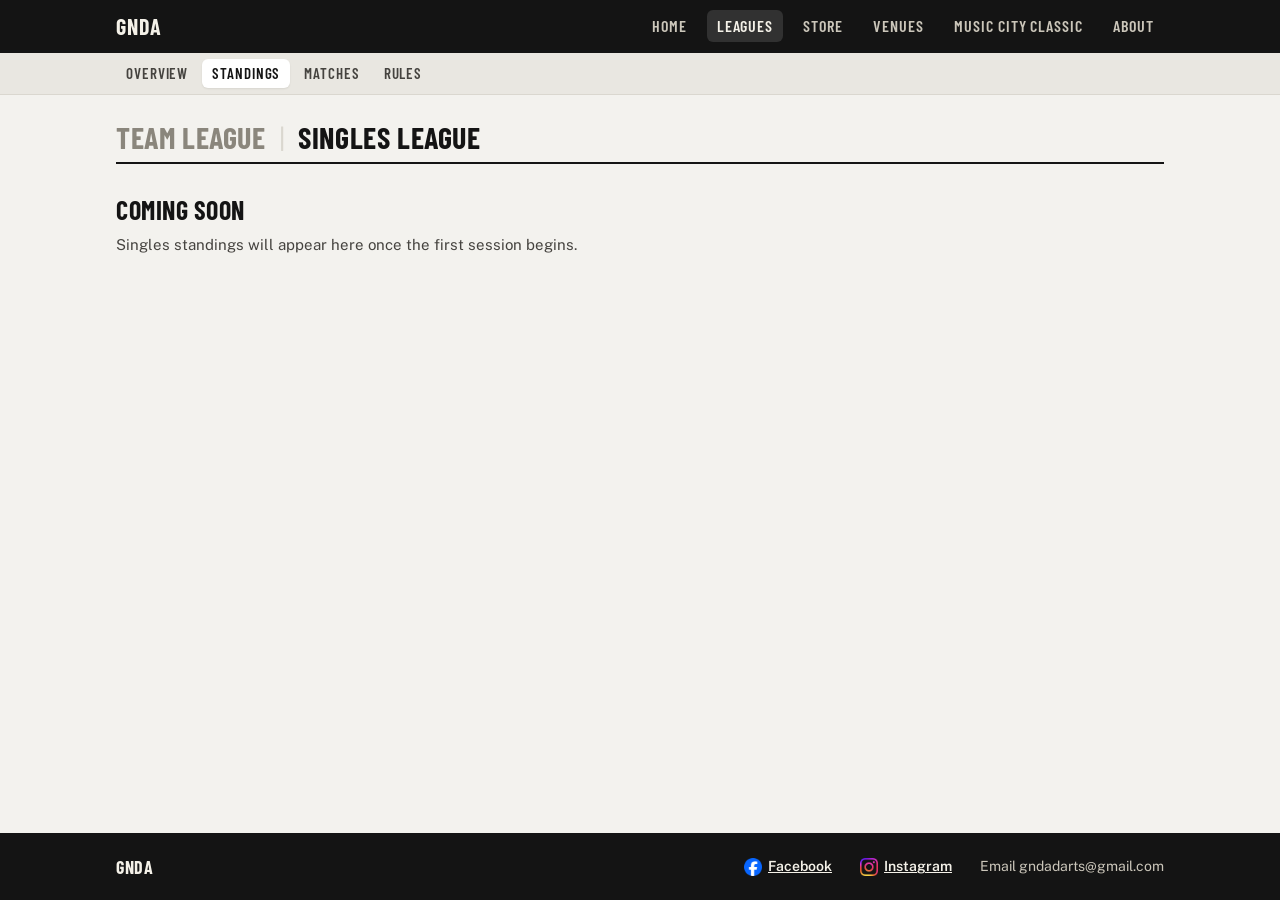
<file: league/singles/index.html>
<!doctype html>
<html lang="en">
<head>
<meta charset="utf-8">
<meta name="viewport" content="width=device-width, initial-scale=1, viewport-fit=cover">
<meta name="robots" content="noindex, nofollow">
<title>Singles · GNDA</title>
<link rel="icon" type="image/png" href="../../assets/favicon.png">
<meta name="description" content="GNDA singles league standings and matches.">
<link rel="preconnect" href="https://fonts.googleapis.com">
<link rel="preconnect" href="https://fonts.gstatic.com" crossorigin>
<link rel="stylesheet" href="https://fonts.googleapis.com/css2?family=Barlow+Condensed:wght@500;600;700&family=Public+Sans:wght@400;500;600;700&display=swap">
<link rel="stylesheet" href="../../assets/site.css">
<link rel="stylesheet" href="../../assets/pages.css">
<style>
.sr{position:absolute;width:1px;height:1px;overflow:hidden;clip:rect(0 0 0 0);white-space:nowrap}
main .wrap{padding-block:32px 56px}
.soon p{color:var(--ink2);max-width:60ch;margin:0}
</style>
</head>
<body>
<script src="../../assets/site.js" data-root="../../" data-page="league" data-sub="s-standings"></script>
<h1 class="sr">Singles league</h1>

<main>
  <div class="wrap">
    <div class="soon" id="soon"></div>
  </div>
</main>
<script>
(function(){
  // Until the first singles session starts, both views say "coming soon".
  // The standings and match-grid layout from the mockup is in the site's history (commit db9d1ba) for when real results exist.
  var TEXT = {
    standings: "Singles standings will appear here once the first session begins.",
    matches: "Each group's matches and results will appear here once the first session begins."
  };
  function show(){
    var view = location.hash==="#matches" ? "matches" : "standings";
    document.getElementById("soon").innerHTML = '<h2>Coming soon</h2><p>'+TEXT[view]+'</p>';
    if(window.GNDA && GNDA.setSub) GNDA.setSub(view==="matches" ? "s-matches" : "s-standings");
  }
  window.addEventListener("hashchange", show);
  show();
})();
</script>
</body>
</html>
</file>
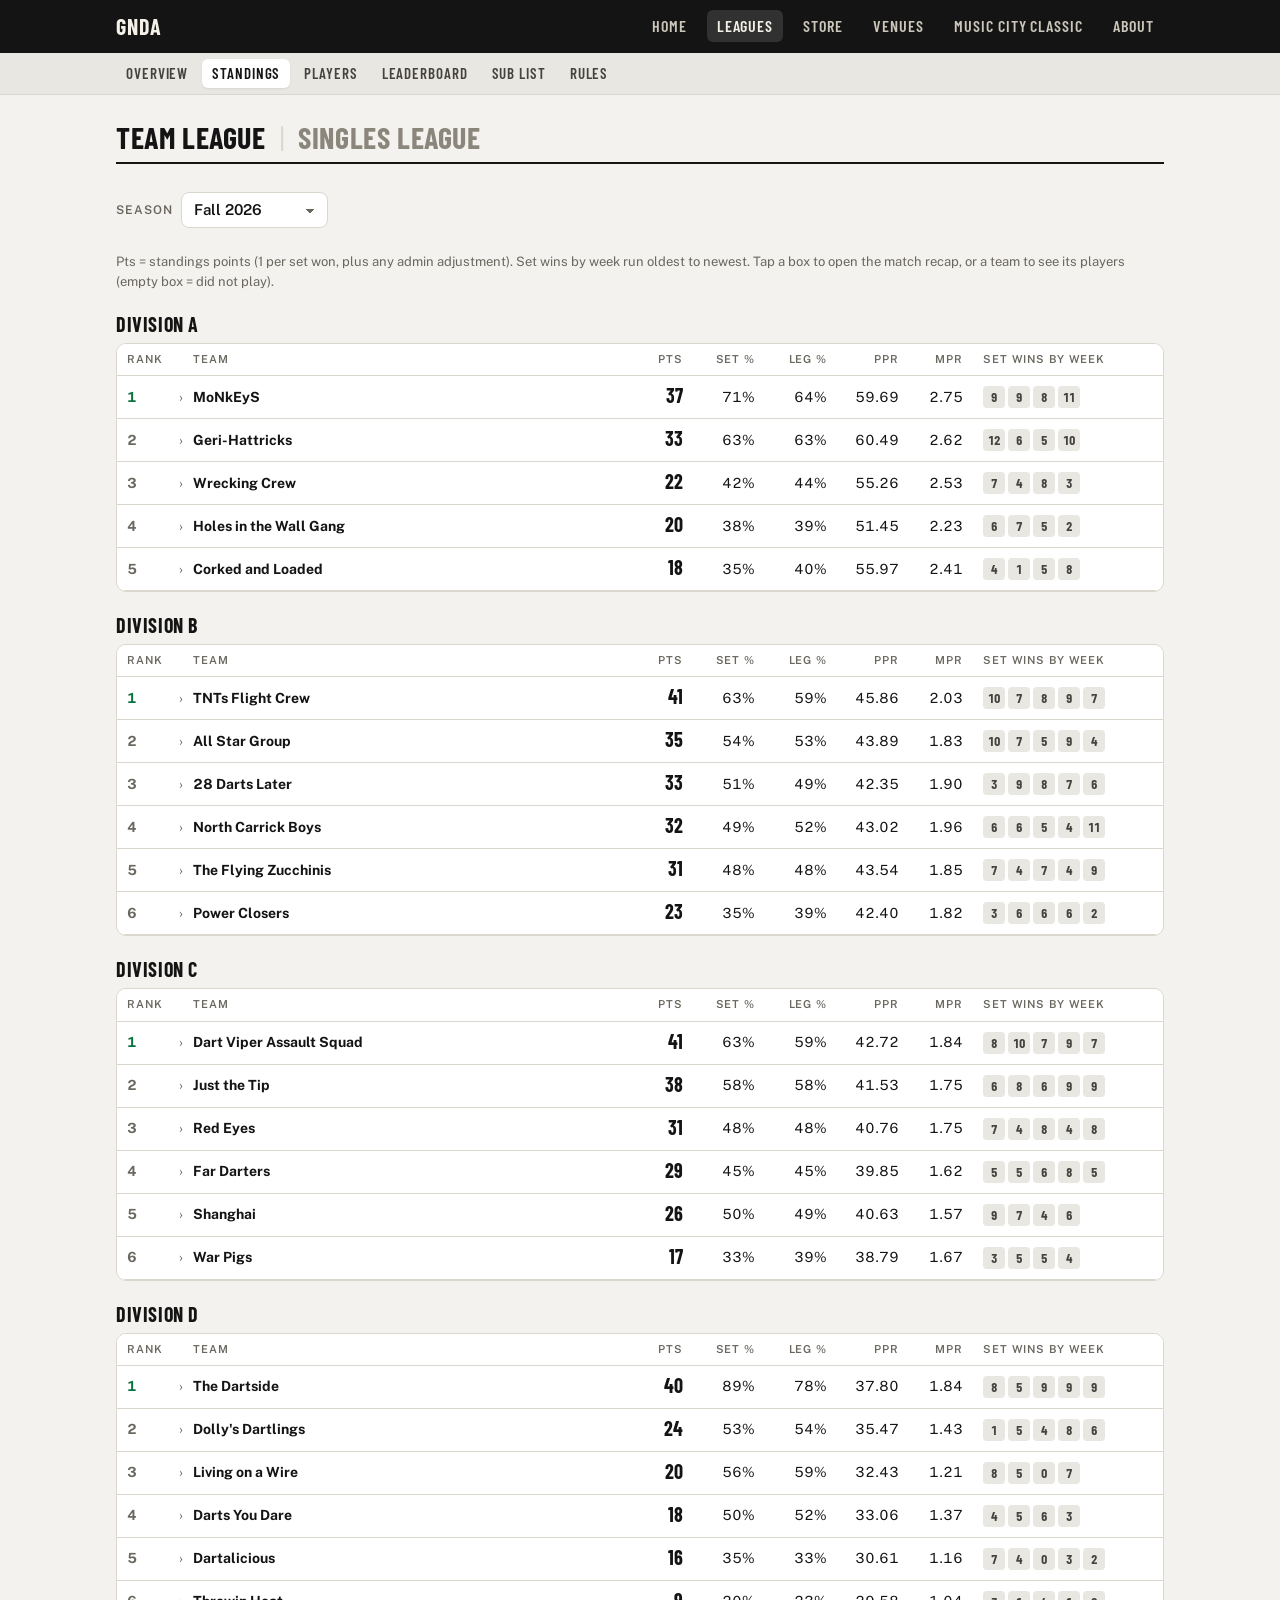
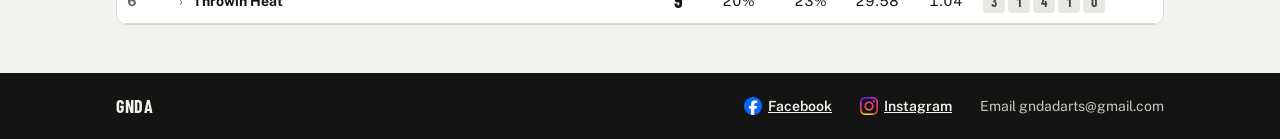
<file: league/stats/index.html>
<!doctype html>
<html lang="en">
<meta charset="utf-8">
<meta name="viewport" content="width=device-width, initial-scale=1">
<meta name="robots" content="noindex, nofollow">
<title>GNDA Stats Board</title>
<link rel="preconnect" href="https://fonts.googleapis.com">
<link rel="preconnect" href="https://fonts.gstatic.com" crossorigin>
<link rel="stylesheet" href="https://fonts.googleapis.com/css2?family=Barlow+Condensed:wght@500;600;700&family=Public+Sans:wght@400;500;600;700&display=swap">
<link rel="icon" type="image/png" href="../../assets/favicon.png">
<link rel="stylesheet" href="../../assets/site.css">
<style>
/* Colors and fonts come from assets/site.css */
*{box-sizing:border-box}
body{background:var(--ground);color:var(--ink);font:15px/1.5 var(--body);padding-inline:0;padding-block:0}
main{padding-bottom:48px}
.bar[hidden]{display:none}
.wrap{max-width:1080px;margin:0 auto}
button,input{font:inherit;color:inherit}
:focus-visible{outline:2px solid var(--focus);outline-offset:2px}
.num{font-variant-numeric:tabular-nums}

/* masthead */
.mast{display:flex;align-items:center;padding-top:28px}
.sr{position:absolute;width:1px;height:1px;overflow:hidden;clip:rect(0 0 0 0);white-space:nowrap}
.eyebrow{font:700 12px/1 var(--body);letter-spacing:.12em;text-transform:uppercase;color:var(--ink)}
.season{display:flex;align-items:center;gap:8px;font-size:12px;font-weight:600;letter-spacing:.08em;text-transform:uppercase;color:var(--muted)}
.season select{font:600 15px/1.2 var(--body);letter-spacing:0;text-transform:none;color:var(--ink);background:var(--surface);border:1px solid var(--rule);border-radius:8px;padding:8px 32px 8px 12px;appearance:none;cursor:pointer;
  background-image:linear-gradient(45deg,transparent 50%,var(--muted) 50%),linear-gradient(135deg,var(--muted) 50%,transparent 50%);background-position:calc(100% - 17px) 55%,calc(100% - 12px) 55%;background-size:5px 5px;background-repeat:no-repeat}
.mock{font-size:12px;font-weight:600;color:var(--red);background:var(--red-soft);padding:4px 10px;border-radius:999px;white-space:nowrap}

/* sticky controls */
.bar{position:sticky;top:calc(env(safe-area-inset-top,0px) + var(--top-h,0px));z-index:5;background:var(--ground);padding-block:10px;border-bottom:1px solid var(--rule);display:flex;flex-wrap:wrap;gap:10px 16px;align-items:center;justify-content:space-between}
.tabs,.divs{display:flex;gap:4px;flex-wrap:wrap}
.tabs{flex-wrap:nowrap;overflow-x:auto}
.tabs button{border:0;background:none;padding:8px 12px;font:600 18px/1 var(--display);letter-spacing:.04em;text-transform:uppercase;color:var(--muted);cursor:pointer;border-bottom:3px solid transparent}
.tabs button[aria-selected="true"]{color:var(--ink);border-color:var(--green)}
.divs{background:var(--sunk);border-radius:8px;padding:3px}
.divs button{border:0;background:none;min-width:40px;padding:6px 10px;border-radius:6px;font-weight:600;font-size:13px;color:var(--ink2);cursor:pointer}
.divs button[aria-pressed="true"]{background:var(--surface);color:var(--ink);box-shadow:0 1px 2px rgba(0,0,0,.12)}

section{padding-top:24px}
h2{font:700 28px/1 var(--display);margin:0;text-transform:uppercase;letter-spacing:.02em}
h3{font:700 20px/1.1 var(--display);margin:0;text-transform:uppercase;letter-spacing:.03em}
.sub{color:var(--muted);font-size:13px}
#v-standings > .sub{margin:0}

/* tables */
.tscroll{overflow-x:auto;-webkit-overflow-scrolling:touch;background:var(--surface);border:1px solid var(--rule);border-radius:10px}
table{border-collapse:collapse;width:100%;font-size:14px}
th,td{padding:9px 10px;text-align:right;white-space:nowrap;border-bottom:1px solid var(--rule)}
tr:last-child td{border-bottom:0}
th{font:600 11px/1.2 var(--body);letter-spacing:.08em;text-transform:uppercase;color:var(--muted);background:var(--surface);position:sticky;top:0}
th.l,td.l{text-align:left}
th.th-team{padding-left:24px}
.thnote{text-transform:none;letter-spacing:0;font-weight:500}
td{font-variant-numeric:tabular-nums}
.sticky{position:sticky;left:0;background:var(--surface);z-index:1}
th.sort{cursor:pointer;user-select:none}
th.sort[aria-sort]{color:var(--ink)}
th.sort[aria-sort="descending"]::after{content:" ↓"} th.sort[aria-sort="ascending"]::after{content:" ↑"}
tbody tr:hover td{background:var(--sunk)}
.pname{border:0;background:none;padding:0;font-weight:600;cursor:pointer;text-align:left;color:var(--ink);text-decoration:underline;text-decoration-color:var(--rule);text-underline-offset:3px}
.pname:hover{text-decoration-color:var(--green)}
.team{display:block;font-size:12px;color:var(--muted);font-weight:400}
.dim{color:var(--muted)}
.divtag{display:inline-block;font:700 13px/1 var(--display);padding:3px 6px;border-radius:4px;background:var(--sunk);color:var(--ink2)}

/* standings */
.dblock{margin-top:22px}
.dblock .head{display:flex;align-items:baseline;justify-content:space-between;gap:10px;margin-bottom:8px}
.rank{font-weight:700;color:var(--muted)}
/* Standings: fixed column widths so every division's table lines up; Team takes the remaining space */
.stable{table-layout:fixed}
.stable th:first-child,.stable td:first-child{padding-right:0}
.stable td.sticky{white-space:normal}
.tname{display:flex;align-items:baseline}
.tname .caret{flex:none}
tr.lead .rank{color:var(--green)}
.pts{font:700 20px/1 var(--display)}
.hist{display:inline-flex;gap:3px}
.hist a,.hist i{text-decoration:none;min-width:22px;height:22px;border-radius:4px;font:700 13px/22px var(--display);font-style:normal;text-align:center;font-variant-numeric:tabular-nums;cursor:default}
/* Match history boxes are all neutral (sets won only); win/loss shows in the tooltip */
.hist a{background:var(--sunk);color:var(--ink2)}
tbody tr:hover .hist a,tr[aria-expanded="true"] .hist a,.prow .hist a{background:var(--surface)}
.hist a:hover{box-shadow:inset 0 0 0 1.5px var(--green);color:var(--ink)}
.caret{display:inline-block;width:14px;margin-right:0;color:var(--muted);transition:transform .15s}
tr[aria-expanded="true"] .caret{transform:rotate(90deg);color:var(--green)}
tr[aria-expanded="true"] td{background:var(--sunk);border-bottom-color:var(--ground)}
.prow td{background:var(--sunk);font-size:13px;padding-block:6px;border-bottom-color:var(--ground)}
.prow td.sticky{padding-left:40px}
.prow .pname{font-weight:500}
.hist .off{background:transparent;box-shadow:inset 0 0 0 1px var(--rule)}
.teamrow{cursor:pointer}
.roster td{background:var(--sunk);white-space:normal;text-align:left}
.chips{display:flex;flex-wrap:wrap;gap:6px}
.chips button{border:1px solid var(--rule);background:var(--surface);border-radius:999px;padding:3px 10px;font-size:13px;cursor:pointer}

/* players tools */
.tools{display:flex;flex-wrap:wrap;gap:10px 18px;align-items:center;margin:0 0 12px}
.search{flex:1 1 220px;max-width:340px;padding:9px 12px;border:1px solid var(--rule);border-radius:8px;background:var(--surface)}
.check{display:flex;align-items:center;gap:8px;font-size:14px;color:var(--ink2)}

.spnote{font-size:13px;color:var(--ink2);max-width:80ch;margin:12px 0 0}
/* leaders */
.lhead{display:flex;flex-wrap:wrap;align-items:center;justify-content:flex-start;gap:10px 20px}
.lgrid{display:grid;grid-template-columns:repeat(auto-fill,minmax(min(100%,300px),1fr));gap:16px;margin-top:14px}
.lcard{background:var(--surface);border:1px solid var(--rule);border-radius:10px;padding:16px 16px 10px}
.lcard h3{margin-bottom:10px}
.lrow{display:grid;grid-template-columns:22px 1fr auto;gap:8px;align-items:center;padding:7px 0;border-top:1px solid var(--rule)}
.lrow:first-of-type .lv{color:var(--green)}
.lrank{font:600 15px/1 var(--display);color:var(--muted)}
.lv{font:700 22px/1 var(--display);font-variant-numeric:tabular-nums}
.empty{color:var(--muted);font-size:14px;padding:8px 0}
.hl{background:var(--surface);border:1px solid var(--rule);border-radius:10px;padding:16px;margin-top:16px}
.hl ul{list-style:none;margin:10px 0 0;padding:0;display:grid;grid-template-columns:repeat(auto-fill,minmax(min(100%,240px),1fr));gap:6px 20px}
.hl li{display:flex;justify-content:space-between;gap:10px;border-top:1px solid var(--rule);padding-top:6px;font-size:14px}

/* results (retired) */
.day{margin-top:22px}
.day h3{display:flex;gap:10px;align-items:baseline}
.mlist{display:grid;grid-template-columns:repeat(auto-fill,minmax(min(100%,330px),1fr));gap:10px;margin-top:10px}
.match{background:var(--surface);border:1px solid var(--rule);border-radius:10px;padding:10px 14px;display:grid;grid-template-columns:1fr auto;gap:2px 12px;align-items:center}
.match .t{font-weight:500;overflow-wrap:anywhere}
.match .t.win{font-weight:700}
.match .s{font:700 22px/1.1 var(--display);text-align:right;font-variant-numeric:tabular-nums;color:var(--muted)}
.match .s.win{color:var(--ink)}
.match .meta{grid-column:1/3;display:flex;justify-content:space-between;font-size:12px;color:var(--muted);border-top:1px solid var(--rule);margin-top:6px;padding-top:6px}
.match a{color:var(--link);font-weight:600;text-decoration:none}

/* player sheet */
dialog{border:0;padding:0;background:var(--surface);color:var(--ink);width:min(760px,100vw - 24px);max-height:min(90vh,900px);border-radius:14px;box-shadow:0 20px 60px rgba(0,0,0,.35)}
dialog::backdrop{background:rgba(10,16,13,.55)}
.dlg{padding:20px;display:grid;gap:18px}
.dhead{display:flex;justify-content:space-between;gap:12px;align-items:flex-start}
.dhead h2{font-size:34px;text-transform:none}
.x{border:1px solid var(--rule);background:var(--surface);border-radius:8px;width:36px;height:36px;cursor:pointer;font-size:18px;flex:none}
.tiles{display:grid;grid-template-columns:repeat(4,1fr);gap:1px;background:var(--rule);border:1px solid var(--rule);border-radius:10px;overflow:hidden}
.tile{background:var(--surface);padding:10px 12px}
.tile b{display:block;font:700 28px/1 var(--display);font-variant-numeric:tabular-nums}
@media (max-width:560px){.bar{top:env(safe-area-inset-top,0px)}}
@media (max-width:520px){.tiles{grid-template-columns:repeat(2,1fr)} .tabs button{padding:8px 7px;font-size:17px}}
.tile span{font-size:11px;letter-spacing:.08em;text-transform:uppercase;color:var(--muted)}
.charts{display:grid;grid-template-columns:repeat(auto-fit,minmax(min(100%,300px),1fr));gap:16px}
.chart{position:relative}
.chart svg{display:block;width:100%;height:auto;overflow:visible}
.chart svg text{fill:var(--muted);font:11px var(--body)}
.tip{position:absolute;pointer-events:none;background:var(--ink);color:var(--ground);font-size:12px;padding:4px 8px;border-radius:6px;white-space:nowrap;transform:translate(-50%,-120%)}

@media (prefers-reduced-motion:no-preference){ .tabs button,.divs button{transition:color .15s,background .15s} }
</style>
</head>
<body>
<script src="../../assets/site.js" data-root="../../" data-page="league"></script>
<div class="wrap">
  <h1 id="title" class="sr">League Stats</h1>
  <div class="mast">
    <label class="season"><span>Season</span><select id="season" aria-label="Season"></select></label>
  </div>

  <nav class="bar" aria-label="Stats views" hidden>
    <div class="tabs" role="tablist">
      <button role="tab" data-tab="standings">Standings</button>
      <button role="tab" data-tab="players">Players</button>
      <button role="tab" data-tab="leaders">Leaderboard</button>
    </div>
  </nav>

  <main>
    <section id="v-standings" data-view="standings"></section>
    <section id="v-players" data-view="players" hidden>
      <div class="tools">
        <input id="q" class="search" type="search" placeholder="Find a player or team" aria-label="Find a player or team">
        <div class="divs" aria-label="Division"></div>
      </div>
      <div class="tscroll"><table id="ptable"></table></div>
      <p class="spnote"><b>Superlative points (SP).</b> 01 rounds earn 1 point for 100–119, 2 for 120–139, 3 for 140–159, 4 for 160–179 and 5 for a 180. Cricket rounds earn 1–5 points for 5–9 marks, or 1, 2, 3 or 5 points for 3, 4, 5 or 6 bulls, whichever is higher. Only marks that close or score a number count. SP / Leg divides by every 01 and cricket leg played.</p>
    </section>
    <section id="v-leaders" data-view="leaders" hidden></section>
  </main>

</div>

<dialog id="pd" aria-labelledby="pd-name"><div class="dlg" id="pd-body"></div></dialog>

<script>
let D = null, IDX = null, byId = {};
const $ = s => document.querySelector(s);
const esc = s => String(s).replace(/[&<>"]/g, c => ({"&":"&amp;","<":"&lt;",">":"&gt;",'"':"&quot;"}[c]));
const f2 = x => x == null ? "–" : x.toFixed(2);
const pct = (w, n) => n ? Math.round(100 * w / n) + "%" : "–";
const wl = a => a[1] ? `${a[0]}–${a[1]-a[0]}` : "–";
const fdate = (iso, opt={month:"short", day:"numeric"}) => new Date(iso + "T12:00").toLocaleDateString("en-US", opt);
let state = {tab:"standings", div:"all", sort:{k:"ppr", dir:-1}, q:"", qual:true};
try { const s = JSON.parse(localStorage.getItem("gnda-view") || "{}"); if (s.div) state.div = s.div; } catch(e) {}
const hash = location.hash.replace("#", "");
if (["standings","players","leaders"].includes(hash)) state.tab = hash;
const inDiv = x => state.div === "all" || x.div === state.div;
const divButtons = () => ["all", ...D.divisions].map(d => `<button data-div="${d}">${d === "all" ? "All" : d}</button>`).join("");


/* ---------- standings ---------- */
function renderStandings(){
  const divs = D.divisions;
  // Match history column fits the longest history this season (each box ~25px), at least wide enough for its heading
  const histW = Math.max(190, 20 + 25 * Math.max(0, ...D.standings.map(s => s.hist.length)));
  const tableMin = 52 + 160 + 60 + 72*3 + 64 + histW;   // Team column never narrower than 160px (long names wrap); narrower screens scroll sideways
  $("#v-standings").innerHTML = `<p class="sub">Pts = standings points (1 per set won, plus any admin adjustment). Set wins by week run oldest to newest. Tap a box to open the match recap, or a team to see its players (empty box = did not play).</p>
  ${divs.map(dv => {
    const rows = D.standings.filter(s => s.div === dv).sort((a,b) => b.pts - a.pts || (b.lw-b.la) - (a.lw-a.la));
    return `<div class="dblock"><div class="head"><h3>Division ${dv}</h3></div>
    <div class="tscroll"><table class="stable" style="min-width:${tableMin}px"><colgroup><col style="width:52px"><col><col style="width:60px"><col style="width:72px"><col style="width:72px"><col style="width:72px"><col style="width:64px"><col style="width:${histW}px"></colgroup><thead><tr><th class="l">Rank</th><th class="l sticky th-team">Team</th><th>Pts</th><th>Set %</th><th>Leg %</th><th>PPR</th><th>MPR</th><th class="l">Set wins by week</th></tr></thead><tbody>
    ${rows.map((s,i) => `<tr class="teamrow ${i===0?"lead":""}" data-team="${esc(s.team)}" tabindex="0" aria-expanded="false">
      <td class="l"><span class="rank">${i+1}</span></td><td class="l sticky"><span class="tname"><span class="caret" aria-hidden="true">›</span><b>${esc(s.team)}</b></span></td>
      <td><span class="pts">${s.pts}</span></td><td>${pct(s.sf, s.sf+s.sa)}</td><td>${pct(s.lw, s.lw+s.la)}</td><td>${f2(s.ppr)}</td><td>${f2(s.mpr)}</td>
      <td class="l"><span class="hist">${s.hist.map(h => { const w = h.sf > h.sa; const t = `${fdate(h.date)}: ${w?"won":"lost"} ${h.sf}–${h.sa} vs ${h.opp}${h.pts!==h.sf?` (${h.pts} pts)`:""}`;
        return `<a href="${recap(h.id)}" target="_blank" rel="noopener" class="${w?"W":"L"}" title="${esc(t)} · open recap" aria-label="${esc(t)}, open recap">${h.sf}</a>`; }).join("")}</span></td></tr>
      ${rosterRows(s)}`).join("")}
    </tbody></table></div></div>`;
  }).join("")}`;
}
const recap = id => `https://recap.dartconnect.com/games/${id}`;
function rosterRows(s){
  return s.roster.map(id => byId[id]).map(p => {
    const lp = p.l01[1]+p.lc[1], lw = p.l01[0]+p.lc[0];
    const nights = Object.fromEntries(p.log.map(l => [l.date, l]));
    const boxes = s.hist.map(h => { const l = nights[h.date];
      if (!l) { const t = `${fdate(h.date)} vs ${h.opp}: did not play`; return `<i class="off" title="${esc(t)}" aria-label="${esc(t)}"></i>`; }
      const t = `${fdate(h.date)} vs ${h.opp}: won ${l.rs[0]} of ${l.rs[1]} sets · legs ${l.r01[0]+l.rc[0]}–${l.r01[1]+l.rc[1]-l.r01[0]-l.rc[0]} · PPR ${f2(l.ppr)} · MPR ${f2(l.mpr)}`;
      return `<a href="${recap(h.id)}" target="_blank" rel="noopener" class="${2*l.rs[0] > l.rs[1] ? "W" : 2*l.rs[0] < l.rs[1] ? "L" : "T"}" title="${esc(t)} · open recap" aria-label="${esc(t)}, open recap">${l.rs[0]}</a>`; }).join("");
    return `<tr class="prow" data-of="${esc(s.team)}" hidden><td></td><td class="l sticky"><button class="pname" data-player="${esc(p.id)}">${esc(p.player)}</button></td>
      <td></td><td>${pct(p.sets[0], p.sets[1])}</td><td>${pct(lw, lp)}</td><td>${f2(p.ppr)}</td><td>${f2(p.mpr)}</td>
      <td class="l"><span class="hist">${boxes}</span></td></tr>`;
  }).join("");
}
$("#v-standings").addEventListener("click", e => {
  const b = e.target.closest("[data-player]"); if (b) return openPlayer(b.dataset.player);
  const tr = e.target.closest(".teamrow"); if (!tr) return;
  const open = tr.getAttribute("aria-expanded") !== "true";
  tr.parentElement.querySelectorAll(`tr.prow[data-of="${CSS.escape(tr.dataset.team)}"]`).forEach(r => r.hidden = !open);
  tr.setAttribute("aria-expanded", String(open));
});
$("#v-standings").addEventListener("keydown", e => { if (e.key === "Enter" && e.target.classList.contains("teamrow")) e.target.click(); });

/* ---------- players ---------- */
const COLS = [
  {k:"player", t:"Player", l:1},
  {k:"div", t:"Div"},
  {k:"ppr", t:"PPR", fmt:f2},
  {k:"mpr", t:"MPR", fmt:f2},
  {k:"l01", t:"01 Win %", fmt:a => pct(a[0], a[1]), val:p => p.l01[1] ? p.l01[0]/p.l01[1] : -1},
  {k:"lc", t:"Cri Win %", fmt:a => pct(a[0], a[1]), val:p => p.lc[1] ? p.lc[0]/p.lc[1] : -1},
  {k:"sp", t:"SP"},
  {k:"sp_leg", t:"SP / Leg", fmt:f2},
  {k:"t100", t:"100+"},
  {k:"t140", t:"140+"},
  {k:"t180", t:"180"},
  {k:"hi_out", t:"Hi Out", fmt:x => x || "–"},
  {k:"m5", t:"5M+"},
  {k:"b3", t:"3B+"},
];
function renderPlayers(){
  const q = state.q.toLowerCase();
  const {k, dir} = state.sort; const col = COLS.find(c => c.k === k);
  const v = p => col.val ? col.val(p) : (p[k] ?? -1);
  const rows = D.players.filter(p => inDiv(p) && (!q || (p.player + " " + p.team).toLowerCase().includes(q)))
    .sort((a,b) => typeof v(a) === "string" ? dir * v(a).localeCompare(v(b)) : dir * (v(a) - v(b)));
  $("#ptable").innerHTML = `<thead><tr>${COLS.map(c => `<th class="sort ${c.l?"l sticky":""}" data-k="${c.k}" ${c.k===k?`aria-sort="${dir<0?"descending":"ascending"}"`:""} title="Sort by ${c.t}">${c.t}</th>`).join("")}</tr></thead>
  <tbody>${rows.map(p => `<tr><td class="l sticky"><button class="pname" data-player="${esc(p.id)}">${esc(p.player)}</button><span class="team">${esc(p.team)}</span></td>
    <td><span class="divtag">${p.div}</span></td>
    ${COLS.slice(2).map(c => `<td>${c.fmt ? c.fmt(p[c.k]) : p[c.k]}</td>`).join("")}</tr>`).join("") || `<tr><td class="l" colspan="${COLS.length}">No players match “${esc(state.q)}”.</td></tr>`}</tbody>`;
}
$("#ptable").addEventListener("click", e => {
  const b = e.target.closest("[data-player]"); if (b) return openPlayer(b.dataset.player);
  const th = e.target.closest("th[data-k]"); if (!th) return;
  const k = th.dataset.k;
  state.sort = state.sort.k === k ? {k, dir:-state.sort.dir} : {k, dir:(k==="player"||k==="div") ? 1 : -1};
  renderPlayers();
});
$("#q").addEventListener("input", e => { state.q = e.target.value; renderPlayers(); });

/* ---------- leaders ---------- */
function board(title, note, list, fmt){
  return `<div class="lcard"><h3>${title}</h3>
  ${list.length ? list.map((x,i) => `<div class="lrow"><span class="lrank">${i+1}</span>
    <span><button class="pname" data-player="${esc(x.p.id)}">${esc(x.p.player)}</button><span class="team">${esc(x.p.team)} · ${x.p.div}</span></span>
    <span class="lv">${fmt(x.v)}</span></div>`).join("") : `<div class="empty">None this season.</div>`}</div>`;
}
function topN(fn, n=5, filt=()=>true){
  return D.players.filter(p => inDiv(p) && filt(p)).map(p => ({p, v:fn(p)})).filter(x => x.v > 0)
    .sort((a,b) => b.v - a.v).slice(0, n);
}
function renderLeaders(){
  const i = x => String(x);
  $("#v-leaders").innerHTML = `<div class="lhead"><div class="divs" aria-label="Division">${divButtons()}</div></div>
  <div class="lgrid">
    ${board("Singles Win %", "501 + cricket singles legs, min 20 legs", topN(p => (p.s01[1]+p.sc[1]) ? (p.s01[0]+p.sc[0])/(p.s01[1]+p.sc[1]) : 0), x => Math.round(x*100)+"%")}
    ${board("01 Average", "Points per round, all 01 legs", topN(p => p.ppr), f2)}
    ${board("Cricket MPR", "Marks per round, all cricket legs", topN(p => p.mpr), f2)}
    ${board("100+ Rounds", "Rounds of 100 or more", topN(p => p.t100 + p.t140 + p.t180), i)}
    ${board("180s", "Maximum rounds", topN(p => p.t180), i)}
    ${board("High Out", "Best checkout", topN(p => p.hi_out), i)}
    ${board("5+ Mark Rounds", "5M through 9M", topN(p => p.m5), i)}
    ${board("3B+ Rounds", "3 or more bull marks in one round", topN(p => p.b3), i)}
    ${board("9-Mark Rounds", "Nine marks in one round", topN(p => p.m9), i)}
  </div>`;
}
$("#v-leaders").addEventListener("click", e => { const b = e.target.closest("[data-player]"); if (b) openPlayer(b.dataset.player); });

/* ---------- player sheet ---------- */
function lineChart(pts, label, fmt){
  const W = 320, H = 150, L = 34, R = 10, T = 12, B = 24;
  const vals = pts.map(p => p.v).filter(v => v != null);
  if (vals.length < 2) return `<div class="chart"><div class="sub">${label}</div><p class="empty">Not enough nights to chart.</p></div>`;
  let lo = Math.min(...vals), hi = Math.max(...vals); const pad = (hi - lo) * .15 || hi * .1 || 1; lo = Math.max(0, lo - pad); hi += pad;
  const step = niceStep((hi - lo) / 3); lo = Math.floor(lo/step)*step; hi = Math.ceil(hi/step)*step;
  const x = i => L + (W - L - R) * (pts.length === 1 ? .5 : i / (pts.length - 1));
  const y = v => T + (H - T - B) * (1 - (v - lo) / (hi - lo));
  const ticks = []; for (let t = lo; t <= hi + 1e-9; t += step) ticks.push(t);
  const P = pts.map((p,i) => p.v == null ? null : [x(i), y(p.v)]).filter(Boolean);
  const line = P.map((p,i) => (i ? "L" : "M") + p[0].toFixed(1) + " " + p[1].toFixed(1)).join("");
  const area = line + `L${P[P.length-1][0].toFixed(1)} ${y(lo)}L${P[0][0].toFixed(1)} ${y(lo)}Z`;
  const last = P[P.length-1];
  const id = "c" + Math.random().toString(36).slice(2,7);
  return `<div class="chart" id="${id}"><div class="sub">${label}</div>
  <svg viewBox="0 0 ${W} ${H}" role="img" aria-label="${label} by night">
    ${ticks.map(t => `<line x1="${L}" x2="${W-R}" y1="${y(t)}" y2="${y(t)}" stroke="var(--grid)" stroke-width="1"/><text x="${L-6}" y="${y(t)+4}" text-anchor="end">${fmt(t)}</text>`).join("")}
    <text x="${x(0)}" y="${H-6}" text-anchor="start">${fdate(pts[0].d)}</text><text x="${x(pts.length-1)}" y="${H-6}" text-anchor="end">${fdate(pts[pts.length-1].d)}</text>
    <path d="${area}" fill="var(--chart-fill)"/><path d="${line}" fill="none" stroke="var(--chart)" stroke-width="2" stroke-linejoin="round" stroke-linecap="round"/>
    ${P.map(p => `<circle cx="${p[0]}" cy="${p[1]}" r="3" fill="var(--surface)" stroke="var(--chart)" stroke-width="2"/>`).join("")}
    <circle cx="${last[0]}" cy="${last[1]}" r="5" fill="var(--chart)" stroke="var(--surface)" stroke-width="2"/>
    ${pts.map((p,i) => p.v == null ? "" : `<rect x="${x(i) - (W-L-R)/pts.length/2}" y="${T}" width="${(W-L-R)/pts.length}" height="${H-T-B}" fill="transparent" data-i="${i}"/>`).join("")}
  </svg><div class="tip" hidden></div></div>`;
  function niceStep(r){ const e = Math.pow(10, Math.floor(Math.log10(r))); const f = r / e; return (f < 1.5 ? 1 : f < 3 ? 2 : f < 7 ? 5 : 10) * e; }
}
function wireTips(root, series){
  root.querySelectorAll(".chart").forEach((c, ci) => {
    const tip = c.querySelector(".tip"); if (!tip) return;
    c.addEventListener("pointermove", e => {
      const r = e.target.closest("rect[data-i]"); if (!r) { tip.hidden = true; return; }
      const p = series[ci][+r.dataset.i]; const box = c.getBoundingClientRect(); const rb = r.getBoundingClientRect();
      tip.textContent = `${fdate(p.d)} vs ${p.o}: ${f2(p.v)}`; tip.hidden = false;
      tip.style.left = (rb.left + rb.width/2 - box.left) + "px"; tip.style.top = (e.clientY - box.top) + "px";
    });
    c.addEventListener("pointerleave", () => tip.hidden = true);
  });
}
function openPlayer(id){
  const p = byId[id]; if (!p) return;
  const s1 = p.log.map(l => ({d:l.date, o:l.opp, v:l.ppr})), s2 = p.log.map(l => ({d:l.date, o:l.opp, v:l.mpr}));
  const body = $("#pd-body");
  body.innerHTML = `<div class="dhead"><div><div class="eyebrow">${esc(D.label)} · Division ${p.div} · ${esc(p.team)}</div><h2 id="pd-name">${esc(p.player)}</h2><div class="sub">${p.weeks} week${p.weeks===1?"":"s"} played</div></div>
    <button class="x" aria-label="Close" data-close>×</button></div>
  <div class="tiles">
    <div class="tile"><b>${f2(p.ppr)}</b><span>01 PPR</span></div>
    <div class="tile"><b>${f2(p.mpr)}</b><span>Cricket MPR</span></div>
    <div class="tile"><b>${pct(p.l01[0], p.l01[1])}</b><span>01 wins (${wl(p.l01)})</span></div>
    <div class="tile"><b>${pct(p.lc[0], p.lc[1])}</b><span>Cricket wins (${wl(p.lc)})</span></div>
    <div class="tile"><b>${p.t100+p.t140+p.t180}</b><span>Tons (${p.t180} × 180)</span></div>
    <div class="tile"><b>${p.hi_out || "–"}</b><span>High out</span></div>
    <div class="tile"><b>${p.sp}</b><span>Superlative pts (${p.sp01} 01 · ${p.spc} cri)</span></div>
    <div class="tile"><b>${f2(p.sp_leg)}</b><span>Superlative pts / leg</span></div>
  </div>
  <div class="charts">${lineChart(s1, "01 PPR by night", x => x.toFixed(0))}${lineChart(s2, "Cricket MPR by night", x => x.toFixed(1))}</div>
  <div class="tscroll"><table><thead><tr><th class="l">Night</th><th class="l">Opponent</th><th>01 legs</th><th>PPR</th><th>Cricket legs</th><th>MPR</th><th></th></tr></thead><tbody>
  ${p.log.slice().reverse().map(l => `<tr><td class="l">${fdate(l.date)}</td><td class="l">${esc(l.opp)}</td><td>${wl(l.r01)}</td><td>${f2(l.ppr)}</td><td>${wl(l.rc)}</td><td>${f2(l.mpr)}</td>
    <td><a href="${recap(l.match)}" target="_blank" rel="noopener" style="color:var(--link);font-weight:600;text-decoration:none">Recap ↗</a></td></tr>`).join("")}
  </tbody></table></div>`;
  wireTips(body, [s1, s2]);
  const dlg = $("#pd"); if (!dlg.open) dlg.showModal(); body.scrollTop = 0;
}
$("#pd").addEventListener("click", e => { if (e.target.closest("[data-close]") || e.target === e.currentTarget) $("#pd").close(); });

/* ---------- routing ---------- */
function render(){
  if (!D) return;
  document.querySelectorAll(".tabs button").forEach(b => b.setAttribute("aria-selected", String(b.dataset.tab === state.tab)));
  document.querySelectorAll("main section").forEach(s => s.hidden = s.dataset.view !== state.tab);
  ({standings:renderStandings, players:renderPlayers, leaders:renderLeaders})[state.tab]();
  if (window.GNDA && GNDA.setSub) GNDA.setSub(state.tab);
  document.querySelectorAll(".divs button").forEach(b => b.setAttribute("aria-pressed", String(b.dataset.div === state.div)));
}
document.querySelector(".tabs").addEventListener("click", e => { const b = e.target.closest("button"); if (!b) return; state.tab = b.dataset.tab; history.replaceState(null, "", "#" + state.tab); render(); });
document.addEventListener("click", e => { const b = e.target.closest(".divs button"); if (!b) return; state.div = b.dataset.div; try { localStorage.setItem("gnda-view", JSON.stringify({div:state.div})); } catch(err) {} render(); });
window.addEventListener("hashchange", () => { const h = location.hash.replace("#", ""); if (["standings","players","leaders"].includes(h) && h !== state.tab) { state.tab = h; if (D) render(); window.scrollTo(0, 0); } });
function loadScript(src){
  return new Promise((ok, fail) => { const s = document.createElement("script"); s.src = src; s.onload = ok; s.onerror = fail; document.head.appendChild(s); });
}
async function getData(name, pick){
  const file = name === "index" ? "index" : `${name}_data`;
  try {
    const r = await fetch(`seasons/${file}.json`, {cache:"no-cache"});
    if (!r.ok) throw new Error(r.status);
    return await r.json();
  } catch (err) {                      // opened from disk: browsers block fetch, so load the .js copy
    if (pick() == null) await loadScript(`seasons/${file}.js`);
    const v = pick(); if (v == null) throw new Error("missing " + name);
    return v;
  }
}
async function loadSeason(slug){
  const main = document.querySelector("main");
  try {
    D = await getData(slug, () => (window.GNDA_SEASONS || {})[slug]);
  } catch (err) {
    main.querySelectorAll("section").forEach(s => s.hidden = true);
    $("#v-standings").hidden = false;
    $("#v-standings").innerHTML = `<p class="empty">Couldn't load ${esc(slug)} stats. Refresh to try again.</p>`;
    return;
  }
  byId = Object.fromEntries(D.players.map(p => [p.id, p]));
  if (state.div !== "all" && !D.divisions.includes(state.div)) state.div = "all";
  $("#title").textContent = `${D.label} Stats`;
  document.title = `GNDA ${D.label} Stats`;
  $("#v-players .divs").innerHTML = divButtons();
  if ($("#pd").open) $("#pd").close();
  try { localStorage.setItem("gnda-season", slug); } catch(err) {}
  render();
}
(async () => {
  try {
    IDX = await getData("index", () => window.GNDA_INDEX);
  } catch (err) {
    $("#v-standings").innerHTML = `<p class="empty">Couldn't load the season list. Refresh to try again.</p>`;
    return;
  }
  const sel = $("#season");
  sel.innerHTML = IDX.seasons.map(s => `<option value="${esc(s.slug)}">${esc(s.label)}</option>`).join("");
  let want = IDX.seasons[0].slug;
  try { const s = localStorage.getItem("gnda-season"); if (s && IDX.seasons.some(x => x.slug === s)) want = s; } catch(err) {}
  sel.value = want;
  sel.addEventListener("change", () => loadSeason(sel.value));
  loadSeason(want);
})();
</script>
</body>
</html>
</file>
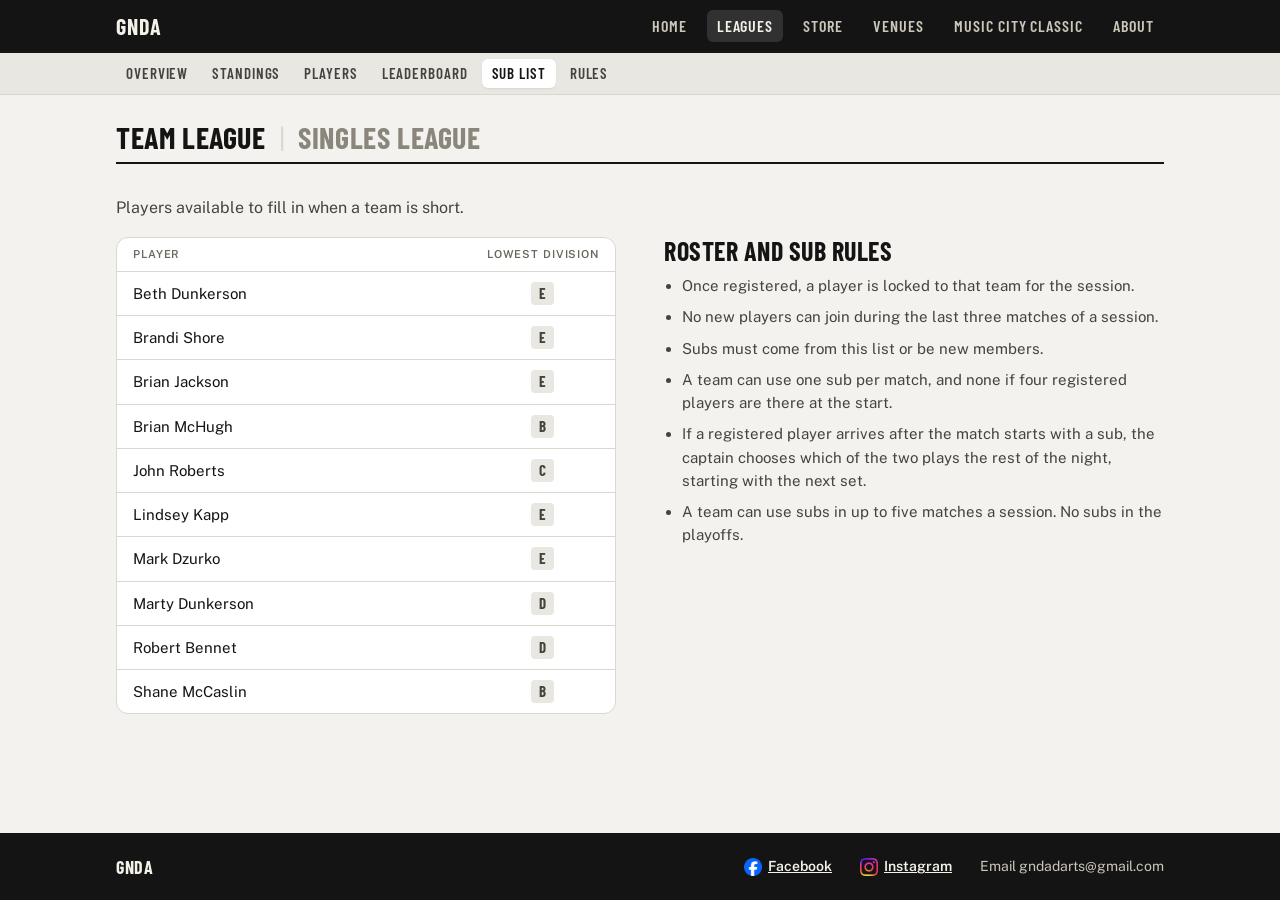
<file: league/subs/index.html>
<!doctype html>
<html lang="en">
<head>
<meta charset="utf-8">
<meta name="viewport" content="width=device-width, initial-scale=1, viewport-fit=cover">
<meta name="robots" content="noindex, nofollow">
<title>Sub List · GNDA</title>
<meta name="claude:viewport-fit-sides" content="cover">
<link rel="icon" type="image/png" href="../../assets/favicon.png">
<meta name="description" content="GNDA sub list: players available to fill in for league teams.">
<link rel="preconnect" href="https://fonts.googleapis.com">
<link rel="preconnect" href="https://fonts.gstatic.com" crossorigin>
<link rel="stylesheet" href="https://fonts.googleapis.com/css2?family=Barlow+Condensed:wght@500;600;700&family=Public+Sans:wght@400;500;600;700&display=swap">
<link rel="stylesheet" href="../../assets/site.css">
<link rel="stylesheet" href="../../assets/pages.css">
<style>
.sr{position:absolute;width:1px;height:1px;overflow:hidden;clip:rect(0 0 0 0);white-space:nowrap}
main .wrap{padding-block:32px 56px}
/* Sub list: short intro, then the list (table) beside the roster and sub rules. */
.lead{font-size:16px;color:var(--ink2);margin:0 0 16px;max-width:60ch}
.cols{display:grid;grid-template-columns:minmax(0,1fr) minmax(0,1fr);gap:32px 48px;align-items:start}
.card{background:var(--surface);border:1px solid var(--rule);border-radius:12px;overflow:hidden}
.rules{margin:0;padding-left:18px;color:var(--ink2);line-height:1.55}
.rules li+li{margin-top:8px}
@media (max-width:820px){ .cols{grid-template-columns:minmax(0,1fr)} }
table{border-collapse:collapse;width:100%;font-size:15px}
th{font:600 11px/1.2 var(--body);letter-spacing:.08em;text-transform:uppercase;color:var(--muted);text-align:left;padding:10px 16px;border-bottom:1px solid var(--rule)}
td{padding:10px 16px;border-bottom:1px solid var(--rule)}
tr:last-child td{border-bottom:0}
td.d,th.d{text-align:center;width:1%;white-space:nowrap}
.div{display:inline-block;font:700 15px/1 var(--display);padding:4px 8px;border-radius:4px;background:var(--sunk);color:var(--ink2)}
</style>
</head>
<body>
<script src="../../assets/site.js" data-root="../../" data-page="league" data-sub="subs"></script>
<h1 class="sr">Sub list</h1>

<main>
  <div class="wrap">
    <p class="lead" id="intro"></p>
    <div class="cols">
      <div class="card"><table><thead><tr><th>Player</th><th class="d">Lowest division</th></tr></thead><tbody id="subs"></tbody></table></div>
      <section aria-labelledby="rules-h">
        <h2 id="rules-h">Roster and sub rules</h2>
        <ul class="rules" id="rules"></ul>
      </section>
    </div>
  </div>
</main>
<script src="../../data/league.js"></script>
<script>
(function(){
  var L = window.GNDA_LEAGUE || {};
  function esc(s){return String(s==null?"":s).replace(/[&<>"']/g,function(c){return {"&":"&amp;","<":"&lt;",">":"&gt;",'"':"&quot;","'":"&#39;"}[c]})}
  function $(id){return document.getElementById(id)}
  $("intro").textContent = L.subsIntro || "";
  $("rules").innerHTML = (L.subRules||[]).map(function(r){return "<li>"+esc(r)+"</li>"}).join("");
  var subs = (L.subs||[]).slice().sort(function(a,b){return String(a.name).localeCompare(String(b.name))});
  $("subs").innerHTML = subs.length ? subs.map(function(s){return '<tr><td>'+esc(s.name)+'</td><td class="d"><span class="div">'+esc(s.division)+'</span></td></tr>'}).join("")
    : '<tr><td colspan="2" class="empty">No subs listed right now.</td></tr>';
})();
</script>
</body>
</html>
</file>
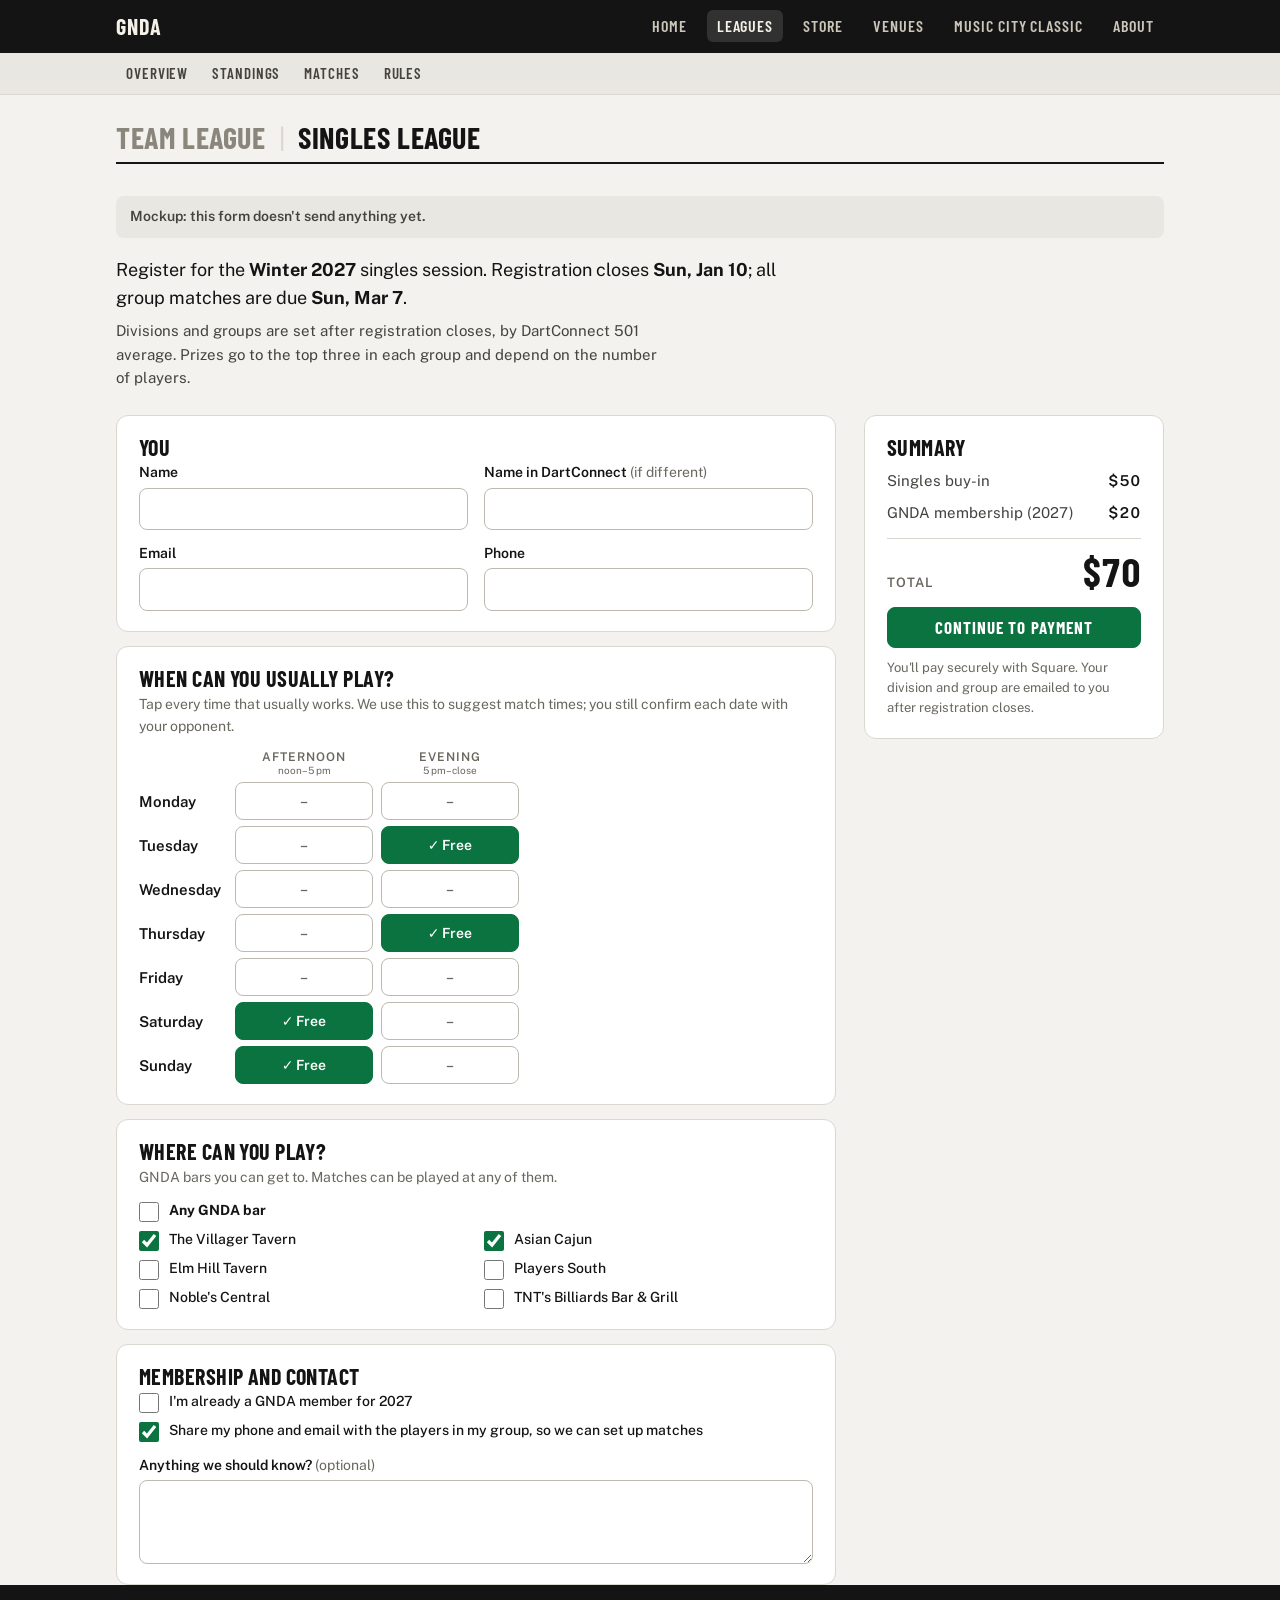
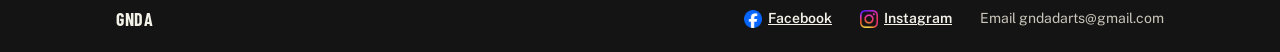
<file: league/register/singles/index.html>
<!doctype html>
<html lang="en">
<head>
<meta charset="utf-8">
<meta name="viewport" content="width=device-width, initial-scale=1, viewport-fit=cover">
<meta name="robots" content="noindex, nofollow">
<title>Singles registration · GNDA</title>
<link rel="icon" type="image/png" href="../../../assets/favicon.png">
<meta name="description" content="Register for the GNDA singles league.">
<link rel="preconnect" href="https://fonts.googleapis.com">
<link rel="preconnect" href="https://fonts.gstatic.com" crossorigin>
<link rel="stylesheet" href="https://fonts.googleapis.com/css2?family=Barlow+Condensed:wght@500;600;700&family=Public+Sans:wght@400;500;600;700&display=swap">
<link rel="stylesheet" href="../../../assets/site.css">
<link rel="stylesheet" href="../../../assets/pages.css">
<style>
.sr{position:absolute;width:1px;height:1px;overflow:hidden;clip:rect(0 0 0 0);white-space:nowrap}
main .wrap{padding-block:0 56px} main .wrap:first-child{padding-block:32px 0}
.lead{font-size:clamp(16px,1.9vw,18px);line-height:1.55;max-width:62ch;margin:0}
.note{color:var(--ink2);font-size:15px;margin:8px 0 0;max-width:62ch}
.test{margin:0 0 18px;padding:10px 14px;border-radius:8px;background:var(--red-soft);color:var(--ink);font-size:14px;font-weight:600}
.btn.primary{background:var(--green);color:var(--surface);border:1px solid var(--green);cursor:pointer}
.btn[disabled]{opacity:.6;cursor:default;filter:none}
/* Form (left) and the running total (right); one column on phones, with the total above the button. */
.layout{display:grid;grid-template-columns:minmax(0,1fr) 300px;gap:28px;align-items:start;margin-top:26px}
.card{background:var(--surface);border:1px solid var(--rule);border-radius:12px;padding:20px 22px;min-width:0}
.card+.card{margin-top:14px}
.card h2{font-size:22px;margin:0 0 4px}
.card h2 .opt{font:400 15px/1 var(--body);text-transform:none;letter-spacing:0;color:var(--muted)}
.card .hint{color:var(--muted);font-size:14px;margin:0 0 12px}
.fields{display:grid;grid-template-columns:repeat(2,minmax(0,1fr));gap:14px 16px}
.fields .wide{grid-column:1/-1}
label{display:block;font:600 14px/1.3 var(--body);color:var(--ink)}
label .opt{font-weight:400;color:var(--muted)}
input,select,textarea{display:block;width:100%;margin-top:6px;padding:10px 12px;border:1px solid #BDB9AF;border-radius:8px;background:var(--surface);color:var(--ink);font:16px/1.3 var(--body)}
textarea{min-height:84px;resize:vertical}
input:focus-visible,select:focus-visible,textarea:focus-visible,.btn:focus-visible,.x:focus-visible,.add:focus-visible{outline:2px solid var(--focus);outline-offset:2px}
input[aria-invalid="true"],select[aria-invalid="true"]{border-color:var(--red)}
.players{display:grid;gap:10px;margin:0;padding:0;list-style:none;counter-reset:p}
.players li{display:grid;grid-template-columns:28px minmax(0,1fr) 36px;gap:8px;align-items:center;counter-increment:p}
.players li::before{content:counter(p);font:700 20px/1 var(--display);color:var(--muted);text-align:center;font-variant-numeric:tabular-nums}
.players input{margin:0}
.x{width:36px;height:40px;border:0;border-radius:8px;background:transparent;color:var(--muted);font-size:22px;line-height:1;cursor:pointer}
.x:hover{background:var(--sunk);color:var(--ink)}
.add{margin-top:12px;padding:8px 12px;border:1px dashed #BDB9AF;border-radius:8px;background:transparent;color:var(--link);font:600 14px/1 var(--body);cursor:pointer}
.add:hover{background:var(--sunk)}
.trap{position:absolute;left:-9999px;width:1px;height:1px;overflow:hidden}
.sum{position:sticky;top:calc(var(--top-h,0px) + 70px)}
.sum dl{display:grid;grid-template-columns:1fr auto;gap:8px 12px;margin:10px 0 0;font-size:15px}
.sum dt{color:var(--ink2)} .sum dd{margin:0;text-align:right;font-variant-numeric:tabular-nums;font-weight:600}
.total{display:flex;justify-content:space-between;align-items:baseline;border-top:1px solid var(--rule);margin-top:14px;padding-top:12px}
.total span{font:600 13px/1 var(--body);letter-spacing:.08em;text-transform:uppercase;color:var(--muted)}
.total strong{font:700 40px/1 var(--display);font-variant-numeric:tabular-nums}
.sum .btn{width:100%;justify-content:center;margin-top:16px}
.sum .small{color:var(--muted);font-size:13px;margin:10px 0 0}
.errors{margin:0 0 16px;padding:12px 16px;border:1px solid var(--red);border-radius:10px;background:var(--red-soft);color:var(--ink);font-size:15px}
.errors ul{margin:6px 0 0;padding-left:20px}
.status{max-width:560px}
.status h2{font-size:28px;margin:0 0 8px}
.status p{margin:8px 0 0;color:var(--ink2)}
.status .btn{margin-top:16px}
/* Team / Singles chooser */
@media (max-width:820px){ .layout{grid-template-columns:minmax(0,1fr)} .sum{position:static} }
@media (max-width:520px){ .fields{grid-template-columns:minmax(0,1fr)} .card{padding:16px} }

/* Availability: days down the side, afternoon / evening across */
.avail{display:grid;grid-template-columns:auto repeat(2,minmax(0,140px));gap:6px 8px;align-items:center;max-width:380px}
.avail .h{font:600 12px/1.2 var(--body);letter-spacing:.08em;text-transform:uppercase;color:var(--muted);text-align:center}
.avail .h small{display:block;font-weight:400;letter-spacing:0;text-transform:none}
.avail .d{font-weight:600;padding-right:6px}
.slot{position:relative}
.slot input{position:absolute;opacity:0;inset:0;margin:0;width:100%;height:100%;cursor:pointer}
.slot span{display:block;height:38px;border:1px solid #BDB9AF;border-radius:8px;background:var(--surface);text-align:center;font:600 14px/36px var(--body);color:var(--muted)}
.slot input:checked + span{background:var(--green);border-color:var(--green);color:var(--surface)}
.slot input:checked + span::before{content:"✓ "}
.slot input:focus-visible + span{outline:2px solid var(--focus);outline-offset:2px}
.checks{display:grid;grid-template-columns:repeat(2,minmax(0,1fr));gap:8px 16px;margin:0}
.chk{display:flex;gap:10px;align-items:flex-start;font-weight:500}
.chk input{width:20px;height:20px;margin:1px 0 0;flex:none;accent-color:var(--green)}
.chk.all{grid-column:1/-1;font-weight:700}
.mock{margin:0 0 18px;padding:10px 14px;border-radius:8px;background:var(--sunk);color:var(--ink2);font-size:14px;font-weight:600}
@media (max-width:520px){ .checks{grid-template-columns:minmax(0,1fr)} }
</style>
</head>
<body>
<script src="../../../assets/site.js" data-root="../../../" data-page="league" data-sub="register"></script>
<h1 class="sr">Register for the singles league</h1>

<main>
  <div class="wrap">
    <p class="mock">Mockup: this form doesn't send anything yet.</p>
    <p class="lead">Register for the <strong>Winter 2027</strong> singles session. Registration closes <strong>Sun, Jan 10</strong>; all group matches are due <strong>Sun, Mar 7</strong>.</p>
    <p class="note">Divisions and groups are set after registration closes, by DartConnect 501 average. Prizes go to the top three in each group and depend on the number of players.</p>

    <form class="layout" id="f" novalidate>
      <div>
        <section class="card">
          <h2>You</h2>
          <div class="fields">
            <label>Name<input name="name" autocomplete="name" required></label>
            <label>Name in DartConnect <span class="opt">(if different)</span><input name="dc"></label>
            <label>Email<input type="email" name="email" autocomplete="email" required></label>
            <label>Phone<input type="tel" name="phone" autocomplete="tel" required></label>
          </div>
        </section>

        <section class="card">
          <h2>When can you usually play?</h2>
          <p class="hint">Tap every time that usually works. We use this to suggest match times; you still confirm each date with your opponent.</p>
          <div class="avail" id="avail"></div>
        </section>

        <section class="card">
          <h2>Where can you play?</h2>
          <p class="hint">GNDA bars you can get to. Matches can be played at any of them.</p>
          <div class="checks" id="venues"></div>
        </section>

        <section class="card">
          <h2>Membership and contact</h2>
          <div class="checks" style="grid-template-columns:minmax(0,1fr)">
            <label class="chk"><input type="checkbox" id="member"> I'm already a GNDA member for 2027</label>
            <label class="chk"><input type="checkbox" checked> Share my phone and email with the players in my group, so we can set up matches</label>
          </div>
          <label style="margin-top:14px">Anything we should know? <span class="opt">(optional)</span><textarea name="notes"></textarea></label>
        </section>
      </div>

      <aside class="card sum">
        <h2>Summary</h2>
        <dl>
          <dt>Singles buy-in</dt><dd>$50</dd>
          <dt id="mem-l">GNDA membership (2027)</dt><dd id="mem">$20</dd>
        </dl>
        <div class="total"><span>Total</span><strong id="tot">$70</strong></div>
        <button class="btn primary" type="button">Continue to payment</button>
        <p class="small">You'll pay securely with Square. Your division and group are emailed to you after registration closes.</p>
      </aside>
    </form>
  </div>
</main>
<script src="../../../data/venues.js"></script>
<script>
(function(){
  function esc(s){return String(s==null?"":s).replace(/[&<>"']/g,function(c){return {"&":"&amp;","<":"&lt;",">":"&gt;",'"':"&quot;","'":"&#39;"}[c]})}
  var days = ["Monday","Tuesday","Wednesday","Thursday","Friday","Saturday","Sunday"];
  var pre = {"Tuesday-e":1,"Thursday-e":1,"Saturday-a":1,"Sunday-a":1};   // mockup: a few boxes ticked
  document.getElementById("avail").innerHTML =
    '<span></span><span class="h">Afternoon<small>noon–5 pm</small></span><span class="h">Evening<small>5 pm–close</small></span>'+
    days.map(function(d){
      return '<span class="d">'+d+'</span>'+["a","e"].map(function(t){
        var k=d+"-"+t;
        return '<label class="slot"><input type="checkbox" name="avail" value="'+k+'"'+(pre[k]?" checked":"")+' aria-label="'+d+' '+(t==="a"?"afternoon":"evening")+'"><span>'+(pre[k]?"Free":"–")+'</span></label>';
      }).join("");
    }).join("");
  document.getElementById("avail").addEventListener("change", function(e){
    if(e.target.name==="avail") e.target.nextElementSibling.textContent = e.target.checked ? "Free" : "–";
  });
  var V = ((window.GNDA_VENUES||{}).venues||[]).filter(function(v){return v.league});
  document.getElementById("venues").innerHTML = '<label class="chk all"><input type="checkbox" id="anyv"> Any GNDA bar</label>'+
    V.map(function(v,i){return '<label class="chk"><input type="checkbox" name="venue"'+(i<2?" checked":"")+'> '+esc(v.name)+'</label>'}).join("");
  var m = document.getElementById("member");
  m.addEventListener("change", function(){
    document.getElementById("mem").textContent = m.checked ? "$0" : "$20";
    document.getElementById("mem-l").textContent = m.checked ? "GNDA membership (have it)" : "GNDA membership (2027)";
    document.getElementById("tot").textContent = m.checked ? "$50" : "$70";
  });
})();
</script>
</body>
</html>
</file>
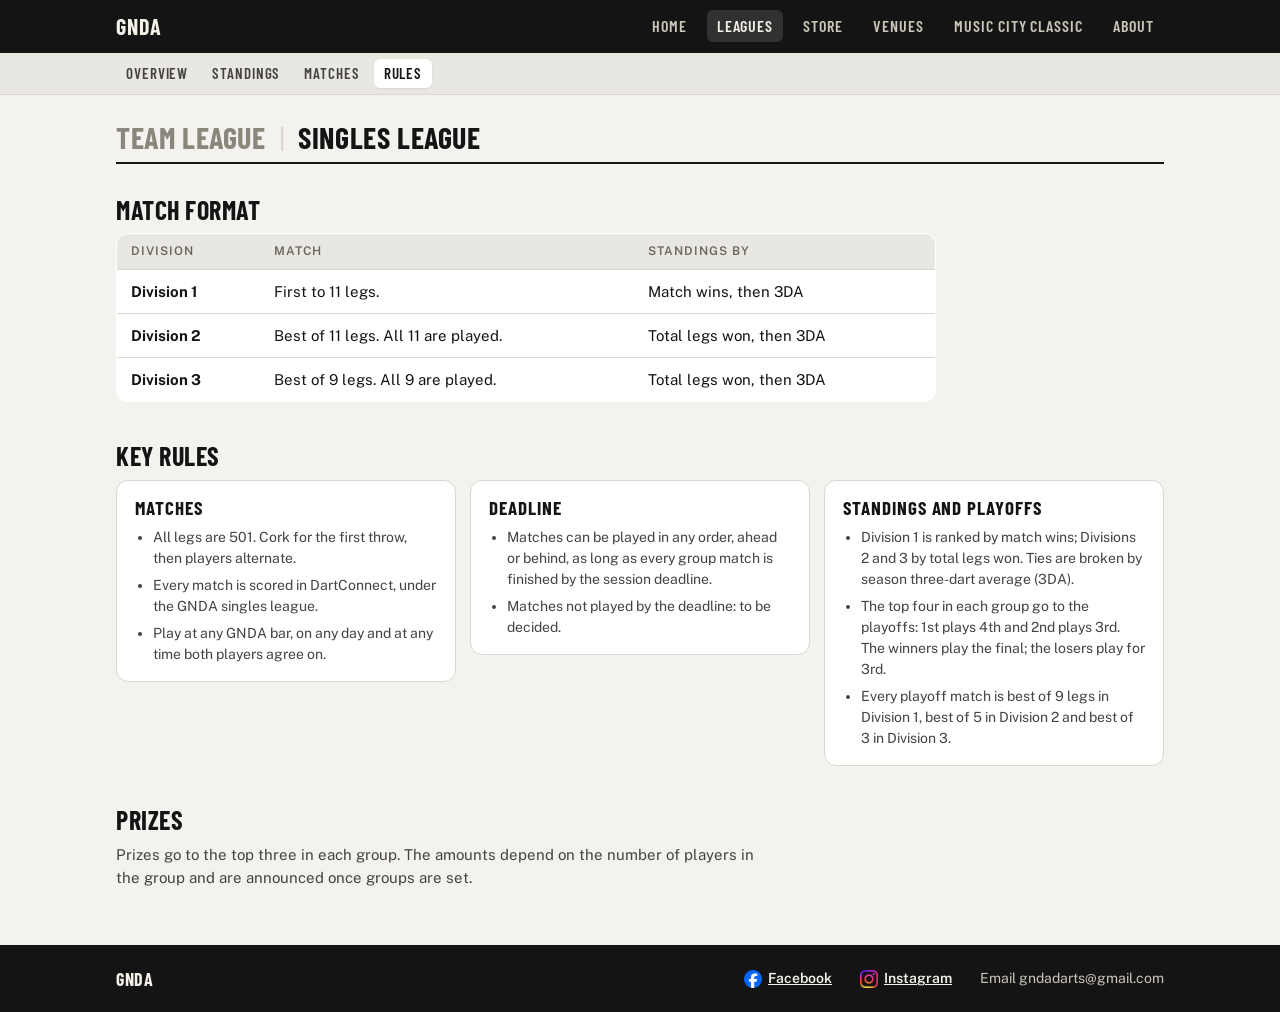
<file: league/singles/rules/index.html>
<!doctype html>
<html lang="en">
<head>
<meta charset="utf-8">
<meta name="viewport" content="width=device-width, initial-scale=1, viewport-fit=cover">
<meta name="robots" content="noindex, nofollow">
<title>Singles rules · GNDA</title>
<link rel="icon" type="image/png" href="../../../assets/favicon.png">
<meta name="description" content="GNDA singles league rules: match format by division, deadline, standings and playoffs.">
<link rel="preconnect" href="https://fonts.googleapis.com">
<link rel="preconnect" href="https://fonts.gstatic.com" crossorigin>
<link rel="stylesheet" href="https://fonts.googleapis.com/css2?family=Barlow+Condensed:wght@500;600;700&family=Public+Sans:wght@400;500;600;700&display=swap">
<link rel="stylesheet" href="../../../assets/site.css">
<link rel="stylesheet" href="../../../assets/pages.css">
<style>
.sr{position:absolute;width:1px;height:1px;overflow:hidden;clip:rect(0 0 0 0);white-space:nowrap}
main .wrap{padding-block:32px 56px}
/* Rules: key rules as a row of cards, then the league-night checklist. One column on phones. */
.sub{color:var(--muted);font-size:14px;margin:-4px 0 14px;max-width:72ch}
.sub a{font-weight:600}
.kgrid{display:grid;grid-template-columns:repeat(3,minmax(0,1fr));gap:14px;align-items:start}
.kcard{background:var(--surface);border:1px solid var(--rule);border-radius:12px;padding:16px 18px;min-width:0}
.kcard h3{margin:0 0 8px;color:var(--ink)}
.kcard ul{margin:0;padding-left:18px;color:var(--ink2);font-size:14px;line-height:1.5}
.kcard li+li{margin-top:6px}
.chk{margin-top:44px}
.steps{margin:0;padding:0;list-style:none;counter-reset:s;display:grid;grid-template-columns:repeat(2,minmax(0,1fr));grid-auto-flow:column;grid-template-rows:repeat(3,auto);gap:10px 14px}
.steps li{counter-increment:s;display:grid;grid-template-columns:34px minmax(0,1fr);gap:10px;align-items:start;background:var(--surface);border:1px solid var(--rule);border-radius:10px;padding:12px 14px;color:var(--ink2)}
.steps li::before{content:counter(s);font:700 24px/1 var(--display);color:var(--green);font-variant-numeric:tabular-nums}
@media (max-width:820px){ .kgrid,.steps{grid-template-columns:minmax(0,1fr)} .steps{grid-auto-flow:row;grid-template-rows:none} }
.divs{width:100%;max-width:820px;border-collapse:collapse;margin:0 0 8px;font-size:15px;background:var(--surface);border:1px solid var(--rule);border-radius:12px;overflow:hidden}
.divs th,.divs td{text-align:left;padding:10px 14px;border-top:1px solid var(--rule);vertical-align:top}
.divs thead th{border-top:0;font:600 12px/1.2 var(--body);letter-spacing:.08em;text-transform:uppercase;color:var(--muted);background:var(--sunk)}
.divs td:first-child{font-weight:700;white-space:nowrap}
.sec{margin-top:40px}
.lead2{color:var(--ink2);max-width:72ch;margin:0}
@media (max-width:520px){ .divs thead{display:none} .divs tr{display:block;border-top:1px solid var(--rule);padding:8px 12px} .divs tr:first-child{border-top:0} .divs td{display:block;border:0;padding:2px 0} }
</style>
</head>
<body>
<script src="../../../assets/site.js" data-root="../../../" data-page="league" data-sub="s-rules"></script>
<h1 class="sr">Singles league rules</h1>
<main>
  <div class="wrap">
    <h2>Match format</h2>
    <table class="divs"><thead><tr><th>Division</th><th>Match</th><th>Standings by</th></tr></thead><tbody id="divs"></tbody></table>
    <section class="sec"><h2>Key rules</h2><div class="kgrid" id="rules"></div></section>
    <section class="sec"><h2>Prizes</h2><p class="lead2" id="prizes"></p></section>
  </div>
</main>
<script src="../../../data/league.js"></script>
<script>
(function(){
  var L = window.GNDA_LEAGUE || {};
  function esc(s){return String(s==null?"":s).replace(/[&<>"']/g,function(c){return {"&":"&amp;","<":"&lt;",">":"&gt;",'"':"&quot;","'":"&#39;"}[c]})}
  document.getElementById("divs").innerHTML = (L.singlesDivisions||[]).map(function(d){return '<tr><td>'+esc(d.division)+'</td><td>'+esc(d.match)+'</td><td>'+esc(d.ranked)+'</td></tr>'}).join("");
  document.getElementById("rules").innerHTML = (L.singlesRules||[]).map(function(k){
    return '<div class="kcard"><h3>'+esc(k.title)+'</h3><ul>'+k.items.map(function(i){return '<li>'+esc(i)+'</li>'}).join("")+'</ul></div>';
  }).join("");
  document.getElementById("prizes").textContent = L.singlesPrizes || "";
})();
</script>
</body>
</html>
</file>
<file: assets/site.css>
/* GNDA site chrome, loaded by every page (including Stats): colors, fonts, header, menu, footer.
   Palette and type match the league stats page so the whole site reads as one.
   Shared styles for the content pages are in pages.css; each page keeps its own layout in its <style> block. */
:root{
  /* Option C "Board black": black header and footer, warm light page, dartboard green and red */
  --ground:#F3F2EE; --surface:#FFFFFF; --sunk:#E9E7E1; --ink:#141414; --ink2:#45433F; --muted:#6A675F;
  --rule:#DAD7CF; --green:#0B7340; --green-soft:#D9EFE1; --red:#B81C29; --red-soft:#F8DADB; --focus:#1B5FD0;
  --link:#0B5D33;                                   /* hyperlinks: deep green */
  --chart:#0B7340; --chart-fill:rgba(11,115,64,.12); --grid:#E6E4DE;
  --head:#141414; --head-ink:#F4F1E8; --head-ink2:#CBC6BA; --head-line:#3A3936; --head-edge:#141414; --head-shade:rgba(255,255,255,.12);
  --seg-green:#0E7F43; --seg-red:#C81F2D; --on-seg:#FFFFFF;
  --display:"Barlow Condensed","Arial Narrow",Arial,sans-serif;
  --body:"Public Sans",system-ui,-apple-system,"Segoe UI",sans-serif;
  color-scheme:light;   /* light only: no dark mode */
}
*{box-sizing:border-box}
html{-webkit-text-size-adjust:100%}
body{margin:0;background:var(--ground);color:var(--ink);font:15px/1.55 var(--body);min-height:100vh;display:flex;flex-direction:column}
main{flex:1}
:focus-visible{outline:2px solid var(--focus);outline-offset:2px;border-radius:4px}
.wrap{max-width:1080px;margin:0 auto;width:100%;padding-left:max(16px,env(safe-area-inset-left,0px));padding-right:max(16px,env(safe-area-inset-right,0px))}

/* Header */
body::before{content:"";position:fixed;inset:0 0 auto;height:env(safe-area-inset-top,0px);z-index:10;background:var(--head)}
.top{position:sticky;top:env(safe-area-inset-top,0px);z-index:5;background:var(--head);border-bottom:1px solid var(--head-edge)}
.top .wrap{display:flex;align-items:center;gap:16px;padding-block:10px;flex-wrap:wrap}
.brand{display:flex;align-items:center;gap:10px;text-decoration:none;color:var(--head-ink);font:700 22px/1 var(--display);letter-spacing:.04em}
.nav{display:flex;gap:10px;flex-wrap:wrap;margin-left:auto}  /* room for the hover ring */
.nav a,.nav span{padding:8px 10px;border-radius:6px;font:600 16px/1 var(--display);letter-spacing:.06em;text-transform:uppercase;text-decoration:none;color:var(--head-ink2)}
/* Hover: a double bull. White text on a red pill (the double bull) inside a green block that fills
   the height of the bar (the single bull, bigger because it's easier to hit). Both are pills. */
.nav > a{position:relative;z-index:0;transition:color .15s}
.nav > a::before,.nav > a::after{content:"";position:absolute;opacity:0;transition:opacity .15s;pointer-events:none}
.nav > a::before{z-index:-2;left:-10px;right:-10px;top:-10px;bottom:-10px;border-radius:999px;background:var(--seg-green)}  /* same 10px all round, so the two pills are concentric */
.nav > a::after{z-index:-1;inset:0;border-radius:999px;background:var(--seg-red)}
.nav > a:hover,.nav > a:focus-visible{color:var(--on-seg)}
.nav > a:hover::before,.nav > a:hover::after,.nav > a:focus-visible::before,.nav > a:focus-visible::after{opacity:1}
/* Current page: shaded, no colored underline */
.nav a[aria-current="page"]{color:var(--head-ink);background:var(--head-shade)}
.nav > a[aria-current="page"]:hover{background:transparent}
.nav > span{color:var(--head-ink2);opacity:.5;cursor:default}

/* League row: a second, quieter row of links on League pages; sticks just under the menu */
.subnav{position:sticky;top:calc(env(safe-area-inset-top,0px) + var(--top-h,0px));z-index:4;background:var(--sunk);border-bottom:1px solid var(--rule)}
.subnav .wrap{display:flex;gap:4px;overflow-x:auto;scrollbar-width:none;padding-block:6px;position:relative}
.subnav .wrap::-webkit-scrollbar{display:none}
.subnav a{flex:none;padding:7px 10px;border-radius:6px;font:600 15px/1 var(--display);letter-spacing:.06em;text-transform:uppercase;text-decoration:none;color:var(--ink2);transition:background-color .15s,color .15s}
.subnav a:hover,.subnav a:focus-visible{background:var(--surface);color:var(--ink)}
.subnav a[aria-current="page"]{background:var(--surface);color:var(--ink);box-shadow:0 1px 2px rgba(0,0,0,.08)}
/* League header on League pages: "Team league | Singles league". The current league is black; the other is grey
   (#8A867C: 3.2:1, fine for large bold text) and switches leagues. */
.lg-head .wrap{padding-top:26px}
.lg-toggle{display:flex;flex-wrap:wrap;align-items:baseline;gap:0 14px;padding-bottom:8px;border-bottom:2px solid var(--ink);
  font:700 clamp(19px,3.2vw,30px)/1.1 var(--display);letter-spacing:.02em;text-transform:uppercase}
.lg-toggle a{white-space:nowrap;text-decoration:none;color:#8A867C;transition:color .15s}
.lg-toggle a:hover,.lg-toggle a:focus-visible{color:var(--ink)}
.lg-toggle a[aria-current="page"]{color:var(--ink)}
.lg-toggle .lg-sep{color:var(--rule);font-weight:400}
@media (max-width:560px){ .lg-head .wrap{padding-top:20px} .lg-toggle{gap:0 8px} }
.subnav .pages{flex:none;display:flex;gap:4px}
.subnav .pages[hidden]{display:none}

/* Footer */
footer{border-top:1px solid var(--head-edge);background:var(--head)}
footer .wrap{display:flex;flex-wrap:wrap;gap:12px 28px;padding-block:22px;font-size:14px;color:var(--head-ink2);align-items:center}
footer strong{font:700 18px/1 var(--display);letter-spacing:.04em;color:var(--head-ink);margin-right:auto}
footer a{color:var(--head-ink);font-weight:600}
.soc{display:inline-flex;align-items:center;gap:6px}
.soc img{display:block;flex:none}
.mail{user-select:all}

/* Menu button and the in-menu League links: phones only */
.menu-btn,.nav-sub{display:none}

@media (max-width:560px){
  /* On phones the menu scrolls away */
  .top{position:relative}
}
/* Up to 800px wide the menu sits behind a Menu button, so the bar always fits on one line */
@media (max-width:800px){
  .top .wrap{gap:0 16px}
  /* No League row: the League links are in the Menu list instead */
  .subnav{display:none}
  .menu-btn{display:inline-flex;align-items:center;gap:8px;margin-left:auto;padding:9px 12px;border:1px solid var(--head-line);border-radius:6px;
    background:transparent;color:var(--head-ink);font:600 16px/1 var(--display);letter-spacing:.06em;text-transform:uppercase;cursor:pointer}
  .menu-btn:hover{background:var(--head-shade)}
  .menu-icon{position:relative;width:16px;height:12px;flex:none}
  .menu-icon i{position:absolute;left:0;width:100%;height:2px;border-radius:1px;background:currentColor;transition:transform .2s,opacity .2s}
  .menu-icon i:nth-child(1){top:0} .menu-icon i:nth-child(2){top:5px} .menu-icon i:nth-child(3){top:10px}
  /* Open: icon becomes an X */
  .menu-open .menu-icon i:nth-child(1){transform:translateY(5px) rotate(45deg)}
  .menu-open .menu-icon i:nth-child(2){opacity:0}
  .menu-open .menu-icon i:nth-child(3){transform:translateY(-5px) rotate(-45deg)}
  /* The menu drops down as a list under the header row, pushing the page down */
  .nav{display:none;margin-left:0;width:100%;flex-direction:column;gap:0;padding:8px 0 4px}
  .menu-open .nav{display:flex}
  .nav a,.nav span{padding:14px 12px;font-size:18px;border-top:1px solid var(--head-line);border-radius:0}
  .nav a[aria-current="page"]{background:var(--head-shade)}
  /* In the drop-down list, hover is a plain shade (no double bull) */
  .nav > a::before,.nav > a::after{display:none}
  .nav a:hover{background:var(--head-shade)}
  /* League links, indented under League */
  .nav-sub{display:flex;flex-direction:column;padding:0 0 6px 24px}
  .nav .nav-sub a{padding:10px 12px;font-size:16px;border-top:0;color:var(--head-ink2);opacity:.85}
  .nav .nav-sub a[aria-current="page"]{color:var(--head-ink);opacity:1;background:var(--head-shade)}
  .nav-sub2{display:flex;flex-direction:column;padding-left:20px}
}
@media (prefers-reduced-motion:reduce){*{transition:none!important}}
</file>
<file: assets/pages.css>
/* Shared styles for the content pages (Home, Venues, Music City Classic, and pages to come).
   The Stats page has its own styles and does not load this file. */
a{color:var(--link)}
.eyebrow{font:700 12px/1 var(--body);letter-spacing:.14em;text-transform:uppercase;color:var(--ink);margin:0}
.page-title{font:700 clamp(40px,7vw,60px)/.95 var(--display);text-transform:uppercase;letter-spacing:.01em;margin:8px 0 0;text-wrap:balance}
section{min-width:0}
h2{font:700 26px/1.05 var(--display);text-transform:uppercase;letter-spacing:.02em;margin:0 0 10px;text-wrap:balance}
h3{font:700 19px/1.15 var(--display);text-transform:uppercase;letter-spacing:.05em;margin:28px 0 10px;color:var(--ink2);text-wrap:balance}
.lede{color:var(--ink2);font-size:16px;margin:10px 0 0;max-width:60ch}
.empty{color:var(--muted);font-size:14px;padding:12px 0;margin:0}
.btn{display:inline-flex;align-items:center;gap:8px;padding:11px 18px;border-radius:8px;font:700 17px/1 var(--display);letter-spacing:.06em;text-transform:uppercase;text-decoration:none}
.btn.ghost{border:1px solid var(--rule);color:var(--ink);background:var(--surface)}
.btn:hover{filter:brightness(1.06)}
.social{display:block;flex:none}
</file>
